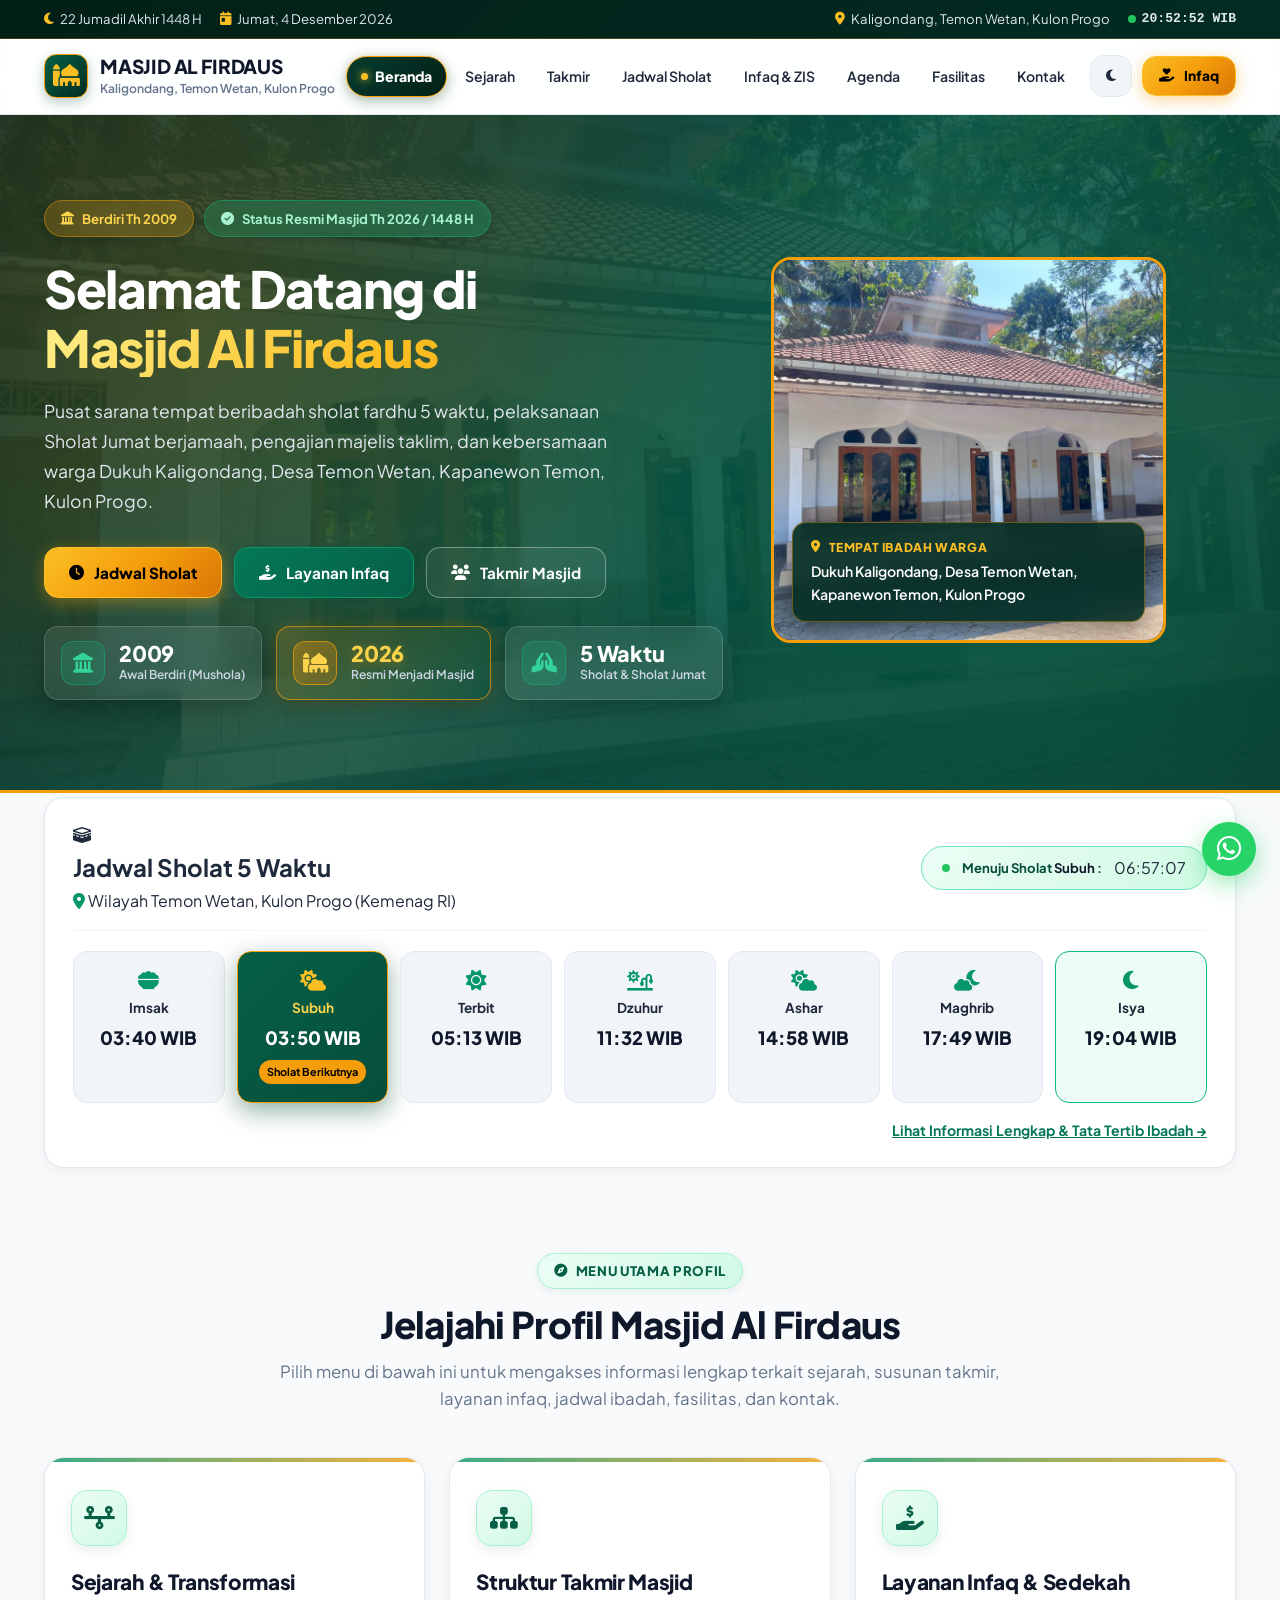
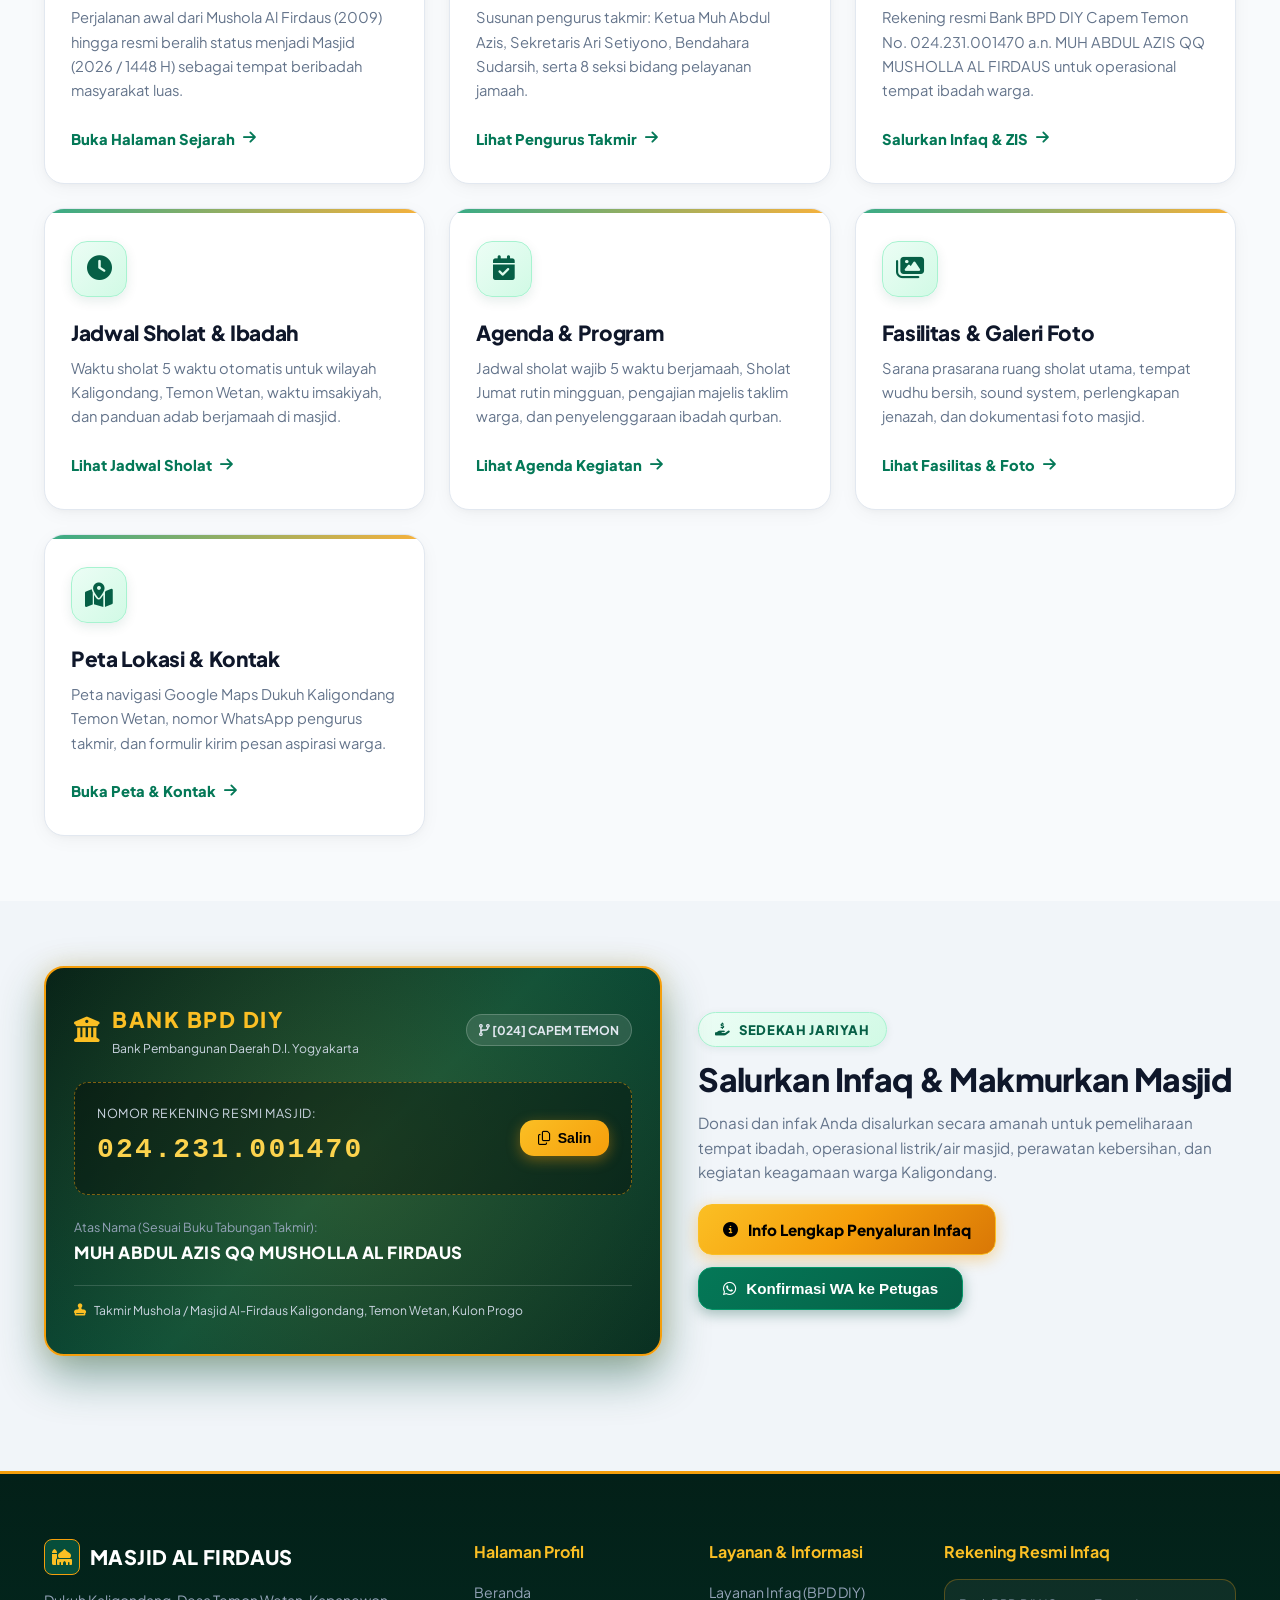
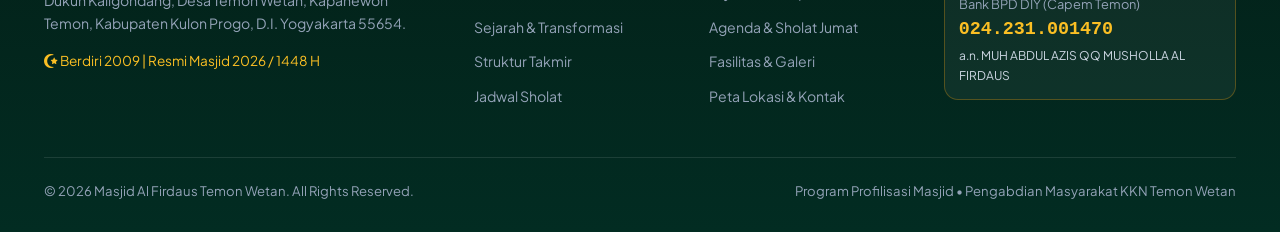
<file: index.html>
<!DOCTYPE html>
<html lang="id" data-theme="light">
<head>
  <meta charset="UTF-8">
  <meta name="viewport" content="width=device-width, initial-scale=1.0">
  <title>Masjid Al Firdaus | Beranda - Profil Resmi Kaligondang, Temon Wetan</title>
  <meta name="description" content="Website resmi Masjid Al Firdaus, Dukuh Kaligondang, Desa Temon Wetan, Kapanewon Temon, Kabupaten Kulon Progo. Pusat tempat beribadah sholat 5 waktu & Sholat Jumat masyarakat.">
  <meta name="keywords" content="Masjid Al Firdaus, Mushola Al Firdaus, Kaligondang, Temon Wetan, Temon, Kulon Progo, Tempat Ibadah, Jadwal Sholat Kulon Progo, Takmir Masjid">
  <meta name="author" content="Tim KKN UII & Takmir Masjid Al Firdaus">

  <!-- Open Graph -->
  <meta property="og:type" content="website">
  <meta property="og:title" content="Masjid Al Firdaus - Kaligondang, Temon Wetan, Kulon Progo">
  <meta property="og:description" content="Pusat tempat beribadah sholat berjamaah dan Sholat Jumat warga Kaligondang, Temon Wetan. Berdiri th 2009 dan resmi beralih status menjadi Masjid th 2026 / 1448 H.">
  <meta property="og:image" content="assets/images/hero-masjid.jpg">

  <!-- Favicon -->
  <link rel="icon" href="data:image/svg+xml,<svg xmlns=%22http://www.w3.org/2000/svg%22 viewBox=%220 0 100 100%22><text y=%22.9em%22 font-size=%2290%22>🕌</text></svg>">

  <!-- Google Fonts Preconnect -->
  <link rel="preconnect" href="https://fonts.googleapis.com">
  <link rel="preconnect" href="https://fonts.gstatic.com" crossorigin>
  <link href="https://fonts.googleapis.com/css2?family=Amiri:ital,wght@0,400;0,700;1,400&family=Plus+Jakarta+Sans:wght@300;400;500;600;700;800&display=swap" rel="stylesheet">

  <!-- Font Awesome 6 -->
  <link rel="stylesheet" href="https://cdnjs.cloudflare.com/ajax/libs/font-awesome/6.5.1/css/all.min.css" />

  <!-- Modular CSS -->
  <link rel="stylesheet" href="css/animations.css?v=2.2">
  <link rel="stylesheet" href="css/global.css?v=2.2">
  <link rel="stylesheet" href="css/home.css?v=2.2">
  <link rel="stylesheet" href="css/infaq.css?v=2.2">
</head>
<body>

  <!-- Top Bar -->
  <div class="top-bar">
    <div class="container top-bar-inner">
      <div class="top-bar-left">
        <div class="top-bar-item">
          <i class="fa-solid fa-moon"></i>
          <span id="header-hijri-date">4 Muharram 1448 H</span>
        </div>
        <div class="top-bar-item">
          <i class="fa-solid fa-calendar-day"></i>
          <span id="header-masehi-date">Memuat tanggal...</span>
        </div>
      </div>
      <div class="top-bar-right">
        <div class="top-bar-item">
          <i class="fa-solid fa-location-dot"></i>
          <span>Kaligondang, Temon Wetan, Kulon Progo</span>
        </div>
        <div class="top-bar-item">
          <span class="live-dot"></span>
          <span id="live-clock" style="font-family: monospace; font-weight: 700;">--:--:-- WIB</span>
        </div>
      </div>
    </div>
  </div>

  <!-- Header / Navigation Bar -->
  <header class="header">
    <div class="container header-inner">
      <a href="index.html" class="brand-logo">
        <div class="logo-emblem">
          <i class="fa-solid fa-mosque"></i>
        </div>
        <div class="brand-text">
          <span class="brand-title">MASJID AL FIRDAUS</span>
          <span class="brand-subtitle">Kaligondang, Temon Wetan, Kulon Progo</span>
        </div>
      </a>

      <nav class="nav-menu" id="nav-menu">
        <a href="index.html" class="nav-link active">Beranda</a>
        <a href="sejarah.html" class="nav-link">Sejarah</a>
        <a href="takmir.html" class="nav-link">Takmir</a>
        <a href="jadwal-sholat.html" class="nav-link">Jadwal Sholat</a>
        <a href="infaq.html" class="nav-link">Infaq & ZIS</a>
        <a href="agenda.html" class="nav-link">Agenda</a>
        <a href="fasilitas.html" class="nav-link">Fasilitas</a>
        <a href="kontak.html" class="nav-link">Kontak</a>
      </nav>

      <div class="nav-actions">
        <button class="btn-icon" id="theme-toggle" title="Ganti Mode Gelap/Terang" aria-label="Ganti Tema">
          <i class="fa-solid fa-moon"></i>
        </button>
        <a href="infaq.html" class="btn btn-gold btn-sm nav-btn-infaq" title="Layanan Infaq & Sedekah">
          <i class="fa-solid fa-hand-holding-heart"></i> Infaq
        </a>
        <button class="btn-icon mobile-toggle" id="mobile-toggle" aria-label="Buka Menu">
          <i class="fa-solid fa-bars"></i>
        </button>
      </div>
    </div>
  </header>

  <main>
    <!-- Hero Section -->
    <section class="hero">
      <div class="hero-bg-overlay"></div>
      <div class="hero-pattern"></div>
      <div class="container hero-content">
        <div class="hero-text-col">
          <div class="hero-badge-group">
            <span class="hero-badge highlight">
              <i class="fa-solid fa-landmark"></i> Berdiri Th 2009
            </span>
            <span class="hero-badge status">
              <i class="fa-solid fa-circle-check"></i> Status Resmi Masjid Th 2026 / 1448 H
            </span>
          </div>
          <h1 class="hero-title">
            Selamat Datang di <span>Masjid Al Firdaus</span>
          </h1>
          <p class="hero-desc">
            Pusat sarana tempat beribadah sholat fardhu 5 waktu, pelaksanaan Sholat Jumat berjamaah, pengajian majelis taklim, dan kebersamaan warga Dukuh Kaligondang, Desa Temon Wetan, Kapanewon Temon, Kulon Progo.
          </p>

          <div class="hero-actions">
            <a href="jadwal-sholat.html" class="btn btn-gold">
              <i class="fa-solid fa-clock"></i> Jadwal Sholat
            </a>
            <a href="infaq.html" class="btn btn-primary">
              <i class="fa-solid fa-hand-holding-dollar"></i> Layanan Infaq
            </a>
            <a href="takmir.html" class="btn btn-outline" style="border-color: rgba(255,255,255,0.35); color: #ffffff; background: rgba(255,255,255,0.06); backdrop-filter: blur(4px);">
              <i class="fa-solid fa-users"></i> Takmir Masjid
            </a>
          </div>

          <!-- 3 Glassmorphism Stat Cards Grid -->
          <div class="hero-stats-glass-grid">
            <div class="hero-stat-card">
              <div class="hero-stat-icon-wrap">
                <i class="fa-solid fa-landmark"></i>
              </div>
              <div class="hero-stat-info">
                <div class="hero-stat-number">2009</div>
                <div class="hero-stat-label">Awal Berdiri (Mushola)</div>
              </div>
            </div>

            <div class="hero-stat-card featured-gold">
              <div class="hero-stat-icon-wrap gold">
                <i class="fa-solid fa-mosque"></i>
              </div>
              <div class="hero-stat-info">
                <div class="hero-stat-number">2026</div>
                <div class="hero-stat-label">Resmi Menjadi Masjid</div>
              </div>
            </div>

            <div class="hero-stat-card">
              <div class="hero-stat-icon-wrap">
                <i class="fa-solid fa-hands-praying"></i>
              </div>
              <div class="hero-stat-info">
                <div class="hero-stat-number">5 Waktu</div>
                <div class="hero-stat-label">Sholat & Sholat Jumat</div>
              </div>
            </div>
          </div>
        </div>

        <div class="hero-image-card">
          <img src="assets/images/hero-masjid.jpg" alt="Masjid Al Firdaus Kaligondang Temon Wetan">
          <div class="hero-card-floating">
            <div class="floating-header">
              <i class="fa-solid fa-location-dot"></i> TEMPAT IBADAH WARGA
            </div>
            <div class="floating-text">
              Dukuh Kaligondang, Desa Temon Wetan, Kapanewon Temon, Kulon Progo
            </div>
          </div>
        </div>
      </div>
    </section>

    <!-- Real-Time Prayer Times Mini Widget -->
    <section class="prayer-section">
      <div class="container">
        <div class="prayer-container-card">
          <div class="prayer-header-bar">
            <div class="prayer-title-box">
              <div class="prayer-icon-badge">
                <i class="fa-solid fa-kaaba"></i>
              </div>
              <div>
                <h2 class="prayer-main-title">Jadwal Sholat 5 Waktu</h2>
                <span class="prayer-loc-tag">
                  <i class="fa-solid fa-location-dot" style="color: var(--primary-600);"></i> Wilayah Temon Wetan, Kulon Progo (Kemenag RI)
                </span>
              </div>
            </div>

            <div class="prayer-countdown-box">
              <span class="live-dot"></span>
              <span class="countdown-label">Menuju Sholat <strong id="next-prayer-name" style="color: var(--text-heading);">...</strong> :</span>
              <span class="countdown-val" id="prayer-countdown-val">--:--:--</span>
            </div>
          </div>

          <div class="prayer-grid">
            <div class="prayer-card" data-prayer="imsak">
              <i class="fa-solid fa-bowl-food"></i>
              <span class="prayer-name">Imsak</span>
              <span class="prayer-time" id="time-imsak">--:-- WIB</span>
              <span class="prayer-badge">Imsak</span>
            </div>
            <div class="prayer-card" data-prayer="fajr">
              <i class="fa-solid fa-cloud-sun"></i>
              <span class="prayer-name">Subuh</span>
              <span class="prayer-time" id="time-fajr">--:-- WIB</span>
              <span class="prayer-badge">Sholat Berikutnya</span>
            </div>
            <div class="prayer-card" data-prayer="sunrise">
              <i class="fa-solid fa-sun"></i>
              <span class="prayer-name">Terbit</span>
              <span class="prayer-time" id="time-sunrise">--:-- WIB</span>
              <span class="prayer-badge">Syuruq</span>
            </div>
            <div class="prayer-card" data-prayer="dhuhr">
              <i class="fa-solid fa-sun-plant-wilt"></i>
              <span class="prayer-name">Dzuhur</span>
              <span class="prayer-time" id="time-dhuhr">--:-- WIB</span>
              <span class="prayer-badge">Sholat Berikutnya</span>
            </div>
            <div class="prayer-card" data-prayer="asr">
              <i class="fa-solid fa-cloud-sun"></i>
              <span class="prayer-name">Ashar</span>
              <span class="prayer-time" id="time-asr">--:-- WIB</span>
              <span class="prayer-badge">Sholat Berikutnya</span>
            </div>
            <div class="prayer-card" data-prayer="maghrib">
              <i class="fa-solid fa-cloud-moon"></i>
              <span class="prayer-name">Maghrib</span>
              <span class="prayer-time" id="time-maghrib">--:-- WIB</span>
              <span class="prayer-badge">Sholat Berikutnya</span>
            </div>
            <div class="prayer-card" data-prayer="isha">
              <i class="fa-solid fa-moon"></i>
              <span class="prayer-name">Isya</span>
              <span class="prayer-time" id="time-isha">--:-- WIB</span>
              <span class="prayer-badge">Sholat Berikutnya</span>
            </div>
          </div>
          <div style="margin-top: 14px; text-align: right;">
            <a href="jadwal-sholat.html" style="font-size: 0.88rem; font-weight: 700; color: var(--primary-700); text-decoration: underline;">
              Lihat Informasi Lengkap & Tata Tertib Ibadah &rarr;
            </a>
          </div>
        </div>
      </div>
    </section>

    <!-- Jelajahi Halaman Masjid (Navigation Cards) -->
    <section class="section">
      <div class="container">
        <div class="section-header">
          <span class="section-badge"><i class="fa-solid fa-compass"></i> Menu Utama Profil</span>
          <h2 class="section-title">Jelajahi Profil Masjid Al Firdaus</h2>
          <p class="section-subtitle">
            Pilih menu di bawah ini untuk mengakses informasi lengkap terkait sejarah, susunan takmir, layanan infaq, jadwal ibadah, fasilitas, dan kontak.
          </p>
        </div>

        <div class="page-links-grid">
          <!-- Card 1: Sejarah -->
          <a href="sejarah.html" class="page-nav-card">
            <div class="page-nav-card-icon">
              <i class="fa-solid fa-timeline"></i>
            </div>
            <h3 class="page-nav-card-title">Sejarah & Transformasi</h3>
            <p class="page-nav-card-desc">
              Perjalanan awal dari Mushola Al Firdaus (2009) hingga resmi beralih status menjadi Masjid (2026 / 1448 H) sebagai tempat beribadah masyarakat luas.
            </p>
            <span class="page-nav-card-arrow">Buka Halaman Sejarah <i class="fa-solid fa-arrow-right"></i></span>
          </a>

          <!-- Card 2: Struktur Takmir -->
          <a href="takmir.html" class="page-nav-card">
            <div class="page-nav-card-icon">
              <i class="fa-solid fa-sitemap"></i>
            </div>
            <h3 class="page-nav-card-title">Struktur Takmir Masjid</h3>
            <p class="page-nav-card-desc">
              Susunan pengurus takmir: Ketua Muh Abdul Azis, Sekretaris Ari Setiyono, Bendahara Sudarsih, serta 8 seksi bidang pelayanan jamaah.
            </p>
            <span class="page-nav-card-arrow">Lihat Pengurus Takmir <i class="fa-solid fa-arrow-right"></i></span>
          </a>

          <!-- Card 3: Infaq & Sedekah -->
          <a href="infaq.html" class="page-nav-card">
            <div class="page-nav-card-icon">
              <i class="fa-solid fa-hand-holding-dollar"></i>
            </div>
            <h3 class="page-nav-card-title">Layanan Infaq & Sedekah</h3>
            <p class="page-nav-card-desc">
              Rekening resmi Bank BPD DIY Capem Temon No. 024.231.001470 a.n. MUH ABDUL AZIS QQ MUSHOLLA AL FIRDAUS untuk operasional tempat ibadah warga.
            </p>
            <span class="page-nav-card-arrow">Salurkan Infaq & ZIS <i class="fa-solid fa-arrow-right"></i></span>
          </a>

          <!-- Card 4: Jadwal Sholat -->
          <a href="jadwal-sholat.html" class="page-nav-card">
            <div class="page-nav-card-icon">
              <i class="fa-solid fa-clock"></i>
            </div>
            <h3 class="page-nav-card-title">Jadwal Sholat & Ibadah</h3>
            <p class="page-nav-card-desc">
              Waktu sholat 5 waktu otomatis untuk wilayah Kaligondang, Temon Wetan, waktu imsakiyah, dan panduan adab berjamaah di masjid.
            </p>
            <span class="page-nav-card-arrow">Lihat Jadwal Sholat <i class="fa-solid fa-arrow-right"></i></span>
          </a>

          <!-- Card 5: Agenda Kegiatan -->
          <a href="agenda.html" class="page-nav-card">
            <div class="page-nav-card-icon">
              <i class="fa-solid fa-calendar-check"></i>
            </div>
            <h3 class="page-nav-card-title">Agenda & Program</h3>
            <p class="page-nav-card-desc">
              Jadwal sholat wajib 5 waktu berjamaah, Sholat Jumat rutin mingguan, pengajian majelis taklim warga, dan penyelenggaraan ibadah qurban.
            </p>
            <span class="page-nav-card-arrow">Lihat Agenda Kegiatan <i class="fa-solid fa-arrow-right"></i></span>
          </a>

          <!-- Card 6: Fasilitas & Galeri -->
          <a href="fasilitas.html" class="page-nav-card">
            <div class="page-nav-card-icon">
              <i class="fa-solid fa-images"></i>
            </div>
            <h3 class="page-nav-card-title">Fasilitas & Galeri Foto</h3>
            <p class="page-nav-card-desc">
              Sarana prasarana ruang sholat utama, tempat wudhu bersih, sound system, perlengkapan jenazah, dan dokumentasi foto masjid.
            </p>
            <span class="page-nav-card-arrow">Lihat Fasilitas & Foto <i class="fa-solid fa-arrow-right"></i></span>
          </a>

          <!-- Card 7: Peta & Kontak -->
          <a href="kontak.html" class="page-nav-card">
            <div class="page-nav-card-icon">
              <i class="fa-solid fa-map-location-dot"></i>
            </div>
            <h3 class="page-nav-card-title">Peta Lokasi & Kontak</h3>
            <p class="page-nav-card-desc">
              Peta navigasi Google Maps Dukuh Kaligondang Temon Wetan, nomor WhatsApp pengurus takmir, dan formulir kirim pesan aspirasi warga.
            </p>
            <span class="page-nav-card-arrow">Buka Peta & Kontak <i class="fa-solid fa-arrow-right"></i></span>
          </a>
        </div>
      </div>
    </section>

    <!-- Highlight Bank Infaq & Sekilas Profil -->
    <section class="section section-alt">
      <div class="container">
        <div class="infaq-container">
          <div class="bank-passbook-card">
            <div class="bank-card-top">
              <div class="bank-brand">
                <i class="fa-solid fa-building-columns" style="font-size: 1.6rem; color: var(--gold-400);"></i>
                <div>
                  <div class="bank-logo-text">BANK BPD DIY</div>
                  <div style="font-size: 0.76rem; color: #cbd5e1;">Bank Pembangunan Daerah D.I. Yogyakarta</div>
                </div>
              </div>
              <span class="bank-branch-badge">
                <i class="fa-solid fa-code-branch"></i> [024] CAPEM TEMON
              </span>
            </div>

            <div class="account-number-box">
              <div>
                <div class="account-num-label">Nomor Rekening Resmi Masjid:</div>
                <div class="account-number" id="val-rekening-bpd">024.231.001470</div>
              </div>
              <button class="btn-copy" id="btn-copy-rekening" title="Salin No. Rekening">
                <i class="fa-regular fa-copy"></i> Salin
              </button>
            </div>

            <div class="account-holder-info">
              <span class="holder-label">Atas Nama (Sesuai Buku Tabungan Takmir):</span>
              <span class="holder-name">MUH ABDUL AZIS QQ MUSHOLLA AL FIRDAUS</span>
            </div>

            <div class="bank-stamp-indicator">
              <i class="fa-solid fa-stamp" style="color: var(--gold-400);"></i>
              <span>Takmir Mushola / Masjid Al-Firdaus Kaligondang, Temon Wetan, Kulon Progo</span>
            </div>
          </div>

          <div>
            <span class="section-badge"><i class="fa-solid fa-hand-holding-dollar"></i> Sedekah Jariyah</span>
            <h2 class="section-title" style="text-align: left; font-size: 2rem;">Salurkan Infaq & Makmurkan Masjid</h2>
            <p style="font-size: 0.95rem; color: var(--text-muted); line-height: 1.6; margin-bottom: 20px;">
              Donasi dan infak Anda disalurkan secara amanah untuk pemeliharaan tempat ibadah, operasional listrik/air masjid, perawatan kebersihan, dan kegiatan keagamaan warga Kaligondang.
            </p>
            <div style="display: flex; gap: 12px; flex-wrap: wrap;">
              <a href="infaq.html" class="btn btn-gold">
                <i class="fa-solid fa-info-circle"></i> Info Lengkap Penyaluran Infaq
              </a>
              <button class="btn btn-primary" onclick="konfirmasiInfaqWA(1)">
                <i class="fa-brands fa-whatsapp"></i> Konfirmasi WA ke Petugas
              </button>
            </div>
          </div>
        </div>
      </div>
    </section>
  </main>

  <!-- Footer -->
  <footer class="footer">
    <div class="container">
      <div class="footer-grid">
        <div>
          <div style="display: flex; align-items: center; gap: 10px; margin-bottom: 14px;">
            <div style="width: 36px; height: 36px; border-radius: 8px; background: var(--primary-900); border: 1px solid var(--gold-500); display: flex; align-items: center; justify-content: center; color: var(--gold-400);">
              <i class="fa-solid fa-mosque"></i>
            </div>
            <span class="footer-brand-title">MASJID AL FIRDAUS</span>
          </div>
          <p class="footer-desc">
            Dukuh Kaligondang, Desa Temon Wetan, Kapanewon Temon, Kabupaten Kulon Progo, D.I. Yogyakarta 55654.
          </p>
          <div style="font-size: 0.85rem; color: var(--gold-400);">
            <i class="fa-solid fa-star-and-crescent"></i> Berdiri 2009 | Resmi Masjid 2026 / 1448 H
          </div>
        </div>

        <div>
          <h4 class="footer-col-title">Halaman Profil</h4>
          <ul class="footer-links">
            <li><a href="index.html">Beranda</a></li>
            <li><a href="sejarah.html">Sejarah & Transformasi</a></li>
            <li><a href="takmir.html">Struktur Takmir</a></li>
            <li><a href="jadwal-sholat.html">Jadwal Sholat</a></li>
          </ul>
        </div>

        <div>
          <h4 class="footer-col-title">Layanan & Informasi</h4>
          <ul class="footer-links">
            <li><a href="infaq.html">Layanan Infaq (BPD DIY)</a></li>
            <li><a href="agenda.html">Agenda & Sholat Jumat</a></li>
            <li><a href="fasilitas.html">Fasilitas & Galeri</a></li>
            <li><a href="kontak.html">Peta Lokasi & Kontak</a></li>
          </ul>
        </div>

        <div>
          <h4 class="footer-col-title">Rekening Resmi Infaq</h4>
          <div style="background: rgba(255,255,255,0.05); padding: 14px; border-radius: var(--radius-md); border: 1px solid rgba(245,158,11,0.3); margin-bottom: 12px;">
            <div style="font-size: 0.8rem; color: #94a3b8;">Bank BPD DIY (Capem Temon)</div>
            <div style="font-family: monospace; font-size: 1.15rem; font-weight: 800; color: var(--gold-400);">024.231.001470</div>
            <div style="font-size: 0.75rem; color: #cbd5e1;">a.n. MUH ABDUL AZIS QQ MUSHOLLA AL FIRDAUS</div>
          </div>
        </div>
      </div>

      <div class="footer-bottom">
        <div>&copy; 2026 Masjid Al Firdaus Temon Wetan. All Rights Reserved.</div>
        <div>Program Profilisasi Masjid &bull; Pengabdian Masyarakat KKN Temon Wetan</div>
      </div>
    </div>
  </footer>

  <a href="https://wa.me/6281229423441?text=Assalamu%27alaikum%20Pengurus%20Masjid%20Al%20Firdaus%20Temon%20Wetan" target="_blank" rel="noopener noreferrer" class="floating-wa-btn" title="Hubungi Takmir via WhatsApp">
    <i class="fa-brands fa-whatsapp"></i>
  </a>

  <!-- Modular Scripts -->
  <script src="js/data-takmir.js?v=2.2"></script>
  <script src="js/prayer-times.js?v=2.2"></script>
  <script src="js/global.js?v=2.2"></script>
  <script src="js/infaq.js?v=2.2"></script>
</body>
</html>
</file>
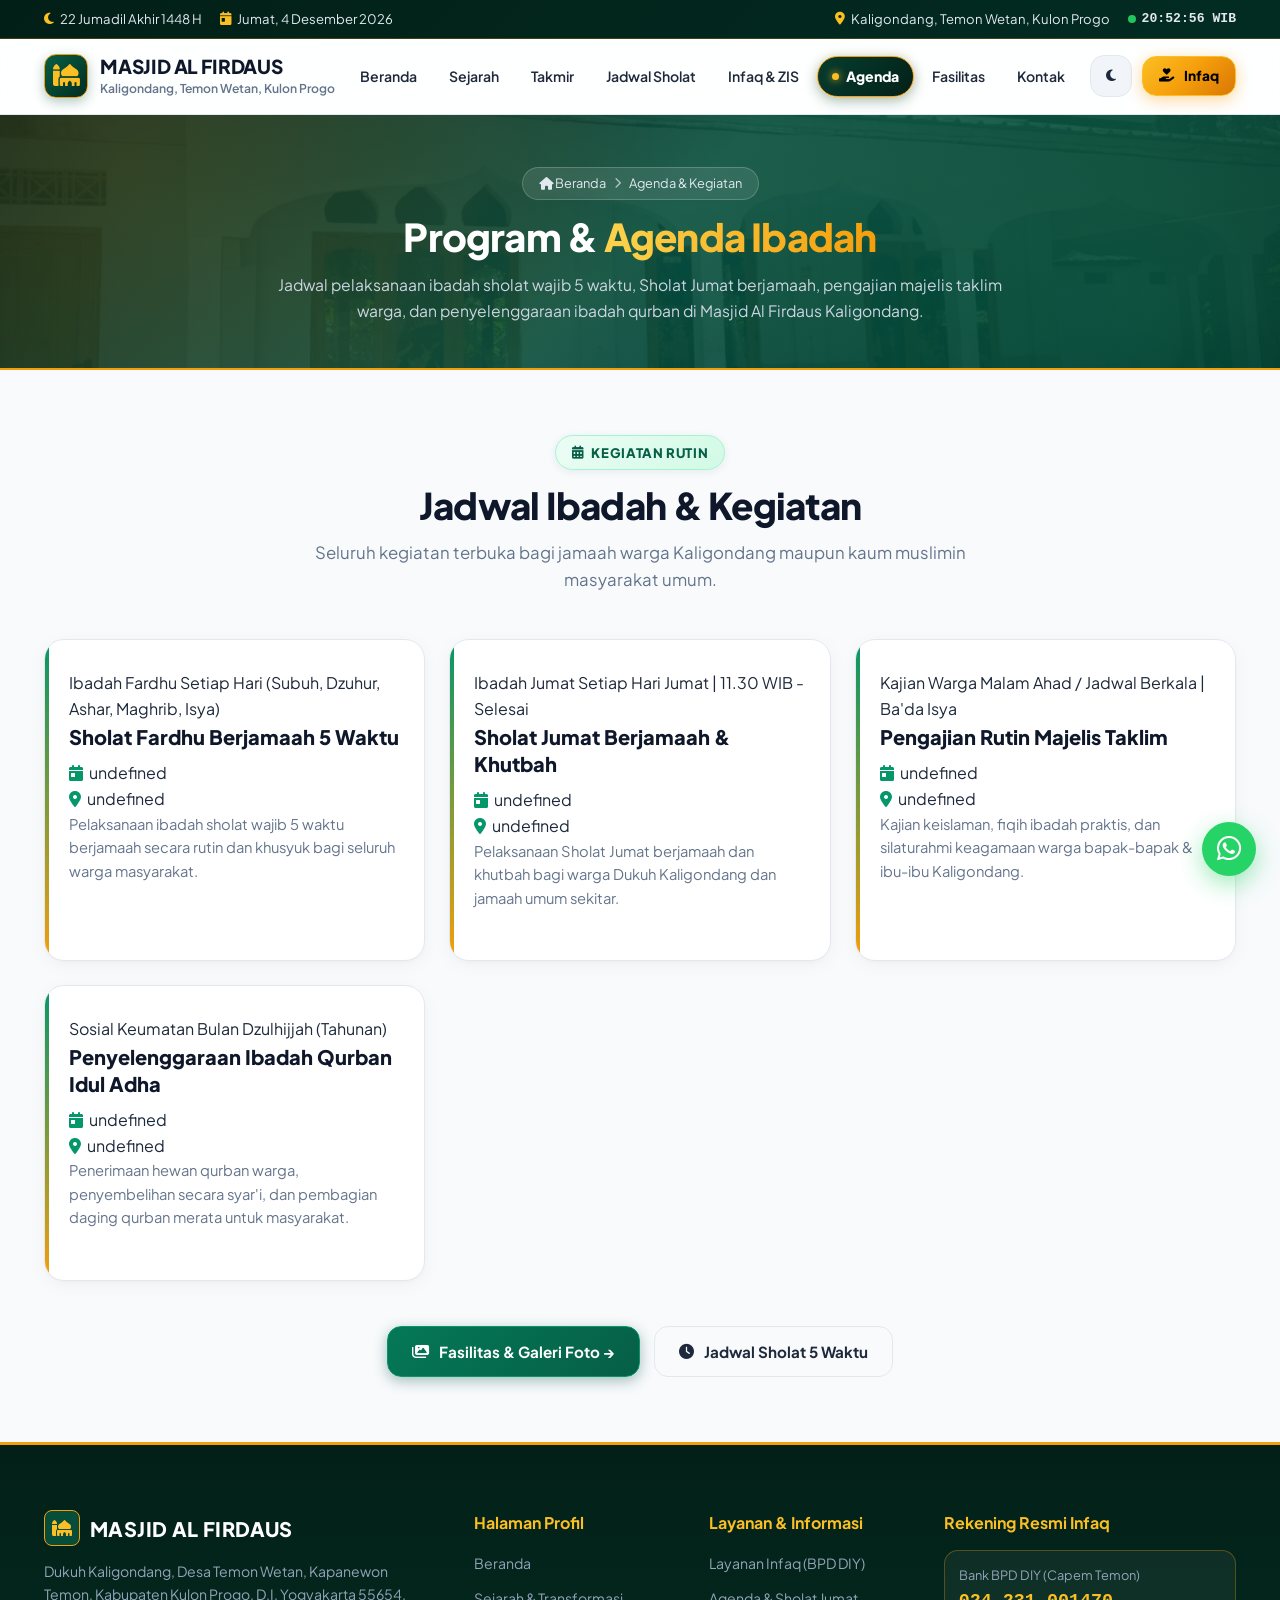
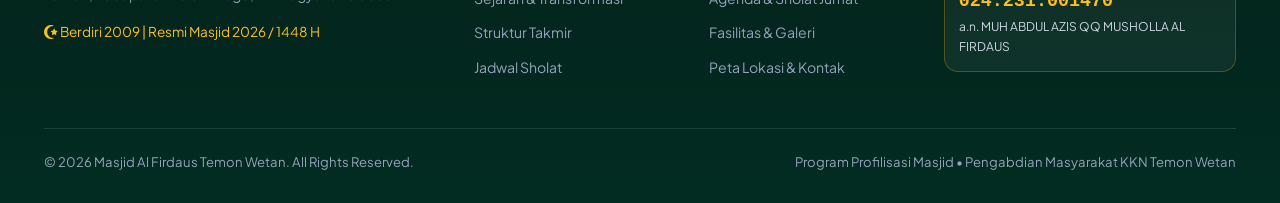
<file: agenda.html>
<!DOCTYPE html>
<html lang="id" data-theme="light">
<head>
  <meta charset="UTF-8">
  <meta name="viewport" content="width=device-width, initial-scale=1.0">
  <title>Agenda & Program Kegiatan | Masjid Al Firdaus Temon Wetan</title>
  <meta name="description" content="Agenda ibadah rutin, jadwal Sholat Jumat, bimbingan mengaji anak-anak warga, pengajian majelis taklim, dan kegiatan pemuda masjid di Masjid Al Firdaus Kaligondang.">

  <!-- Favicon -->
  <link rel="icon" href="data:image/svg+xml,<svg xmlns=%22http://www.w3.org/2000/svg%22 viewBox=%220 0 100 100%22><text y=%22.9em%22 font-size=%2290%22>🕌</text></svg>">

  <!-- Google Fonts Preconnect -->
  <link rel="preconnect" href="https://fonts.googleapis.com">
  <link rel="preconnect" href="https://fonts.gstatic.com" crossorigin>
  <link href="https://fonts.googleapis.com/css2?family=Amiri:ital,wght@0,400;0,700;1,400&family=Plus+Jakarta+Sans:wght@300;400;500;600;700;800&display=swap" rel="stylesheet">

  <!-- Font Awesome 6 -->
  <link rel="stylesheet" href="https://cdnjs.cloudflare.com/ajax/libs/font-awesome/6.5.1/css/all.min.css" />

  <!-- Modular CSS -->
  <link rel="stylesheet" href="css/animations.css?v=2.2">
  <link rel="stylesheet" href="css/global.css?v=2.2">
  <link rel="stylesheet" href="css/agenda.css?v=2.2">
</head>
<body>

  <!-- Top Bar -->
  <div class="top-bar">
    <div class="container top-bar-inner">
      <div class="top-bar-left">
        <div class="top-bar-item">
          <i class="fa-solid fa-moon"></i>
          <span id="header-hijri-date">4 Muharram 1448 H</span>
        </div>
        <div class="top-bar-item">
          <i class="fa-solid fa-calendar-day"></i>
          <span id="header-masehi-date">Memuat tanggal...</span>
        </div>
      </div>
      <div class="top-bar-right">
        <div class="top-bar-item">
          <i class="fa-solid fa-location-dot"></i>
          <span>Kaligondang, Temon Wetan, Kulon Progo</span>
        </div>
        <div class="top-bar-item">
          <span class="live-dot"></span>
          <span id="live-clock" style="font-family: monospace; font-weight: 700;">--:--:-- WIB</span>
        </div>
      </div>
    </div>
  </div>

  <!-- Header -->
  <header class="header">
    <div class="container header-inner">
      <a href="index.html" class="brand-logo">
        <div class="logo-emblem">
          <i class="fa-solid fa-mosque"></i>
        </div>
        <div class="brand-text">
          <span class="brand-title">MASJID AL FIRDAUS</span>
          <span class="brand-subtitle">Kaligondang, Temon Wetan, Kulon Progo</span>
        </div>
      </a>

      <nav class="nav-menu" id="nav-menu">
        <a href="index.html" class="nav-link">Beranda</a>
        <a href="sejarah.html" class="nav-link">Sejarah</a>
        <a href="takmir.html" class="nav-link">Takmir</a>
        <a href="jadwal-sholat.html" class="nav-link">Jadwal Sholat</a>
        <a href="infaq.html" class="nav-link">Infaq & ZIS</a>
        <a href="agenda.html" class="nav-link active">Agenda</a>
        <a href="fasilitas.html" class="nav-link">Fasilitas</a>
        <a href="kontak.html" class="nav-link">Kontak</a>
      </nav>

      <div class="nav-actions">
        <button class="btn-icon" id="theme-toggle" title="Ganti Mode Gelap/Terang" aria-label="Ganti Tema">
          <i class="fa-solid fa-moon"></i>
        </button>
        <a href="infaq.html" class="btn btn-gold btn-sm nav-btn-infaq">
          <i class="fa-solid fa-hand-holding-heart"></i> Infaq
        </a>
        <button class="btn-icon mobile-toggle" id="mobile-toggle" aria-label="Buka Menu">
          <i class="fa-solid fa-bars"></i>
        </button>
      </div>
    </div>
  </header>

  <main>
    <!-- Page Header Banner -->
    <section class="page-header-banner">
      <div class="container page-header-content">
        <div class="breadcrumb">
          <a href="index.html"><i class="fa-solid fa-house"></i> Beranda</a>
          <i class="fa-solid fa-chevron-right" style="font-size: 0.7rem; opacity: 0.7;"></i>
          <span>Agenda & Kegiatan</span>
        </div>
        <h1 class="page-banner-title">
          Program & <span>Agenda Ibadah</span>
        </h1>
        <p class="page-banner-desc">
          Jadwal pelaksanaan ibadah sholat wajib 5 waktu, Sholat Jumat berjamaah, pengajian majelis taklim warga, dan penyelenggaraan ibadah qurban di Masjid Al Firdaus Kaligondang.
        </p>
      </div>
    </section>

    <!-- Agenda Content Section -->
    <section class="section">
      <div class="container">
        <div class="section-header">
          <span class="section-badge"><i class="fa-solid fa-calendar-days"></i> Kegiatan Rutin</span>
          <h2 class="section-title">Jadwal Ibadah & Kegiatan</h2>
          <p class="section-subtitle">
            Seluruh kegiatan terbuka bagi jamaah warga Kaligondang maupun kaum muslimin masyarakat umum.
          </p>
        </div>

        <div class="agenda-grid" id="agenda-grid-container">
          <!-- Rendered dynamically by js/app.js -->
        </div>

        <!-- Next Navigation Actions -->
        <div style="margin-top: 45px; text-align: center; display: flex; justify-content: center; gap: 14px; flex-wrap: wrap;">
          <a href="fasilitas.html" class="btn btn-primary">
            <i class="fa-solid fa-images"></i> Fasilitas & Galeri Foto &rarr;
          </a>
          <a href="jadwal-sholat.html" class="btn btn-outline">
            <i class="fa-solid fa-clock"></i> Jadwal Sholat 5 Waktu
          </a>
        </div>
      </div>
    </section>
  </main>

  <!-- Footer -->
  <footer class="footer">
    <div class="container">
      <div class="footer-grid">
        <div>
          <div style="display: flex; align-items: center; gap: 10px; margin-bottom: 14px;">
            <div style="width: 36px; height: 36px; border-radius: 8px; background: var(--primary-900); border: 1px solid var(--gold-500); display: flex; align-items: center; justify-content: center; color: var(--gold-400);">
              <i class="fa-solid fa-mosque"></i>
            </div>
            <span class="footer-brand-title">MASJID AL FIRDAUS</span>
          </div>
          <p class="footer-desc">
            Dukuh Kaligondang, Desa Temon Wetan, Kapanewon Temon, Kabupaten Kulon Progo, D.I. Yogyakarta 55654.
          </p>
          <div style="font-size: 0.85rem; color: var(--gold-400);">
            <i class="fa-solid fa-star-and-crescent"></i> Berdiri 2009 | Resmi Masjid 2026 / 1448 H
          </div>
        </div>

        <div>
          <h4 class="footer-col-title">Halaman Profil</h4>
          <ul class="footer-links">
            <li><a href="index.html">Beranda</a></li>
            <li><a href="sejarah.html">Sejarah & Transformasi</a></li>
            <li><a href="takmir.html">Struktur Takmir</a></li>
            <li><a href="jadwal-sholat.html">Jadwal Sholat</a></li>
          </ul>
        </div>

        <div>
          <h4 class="footer-col-title">Layanan & Informasi</h4>
          <ul class="footer-links">
            <li><a href="infaq.html">Layanan Infaq (BPD DIY)</a></li>
            <li><a href="agenda.html">Agenda & Sholat Jumat</a></li>
            <li><a href="fasilitas.html">Fasilitas & Galeri</a></li>
            <li><a href="kontak.html">Peta Lokasi & Kontak</a></li>
          </ul>
        </div>

        <div>
          <h4 class="footer-col-title">Rekening Resmi Infaq</h4>
          <div style="background: rgba(255,255,255,0.05); padding: 14px; border-radius: var(--radius-md); border: 1px solid rgba(245,158,11,0.3); margin-bottom: 12px;">
            <div style="font-size: 0.8rem; color: #94a3b8;">Bank BPD DIY (Capem Temon)</div>
            <div style="font-family: monospace; font-size: 1.15rem; font-weight: 800; color: var(--gold-400);">024.231.001470</div>
            <div style="font-size: 0.75rem; color: #cbd5e1;">a.n. MUH ABDUL AZIS QQ MUSHOLLA AL FIRDAUS</div>
          </div>
        </div>
      </div>

      <div class="footer-bottom">
        <div>&copy; 2026 Masjid Al Firdaus Temon Wetan. All Rights Reserved.</div>
        <div>Program Profilisasi Masjid &bull; Pengabdian Masyarakat KKN Temon Wetan</div>
      </div>
    </div>
  </footer>

  <a href="https://wa.me/6281229423441?text=Assalamu%27alaikum%20Pengurus%20Masjid%20Al%20Firdaus%20Temon%20Wetan" target="_blank" rel="noopener noreferrer" class="floating-wa-btn" title="Hubungi Takmir via WhatsApp">
    <i class="fa-brands fa-whatsapp"></i>
  </a>

  <!-- Modular Scripts -->
  <script src="js/data-takmir.js?v=2.2"></script>
  <script src="js/prayer-times.js?v=2.2"></script>
  <script src="js/global.js?v=2.2"></script>
  <script src="js/agenda.js?v=2.2"></script>
</body>
</html>
</file>
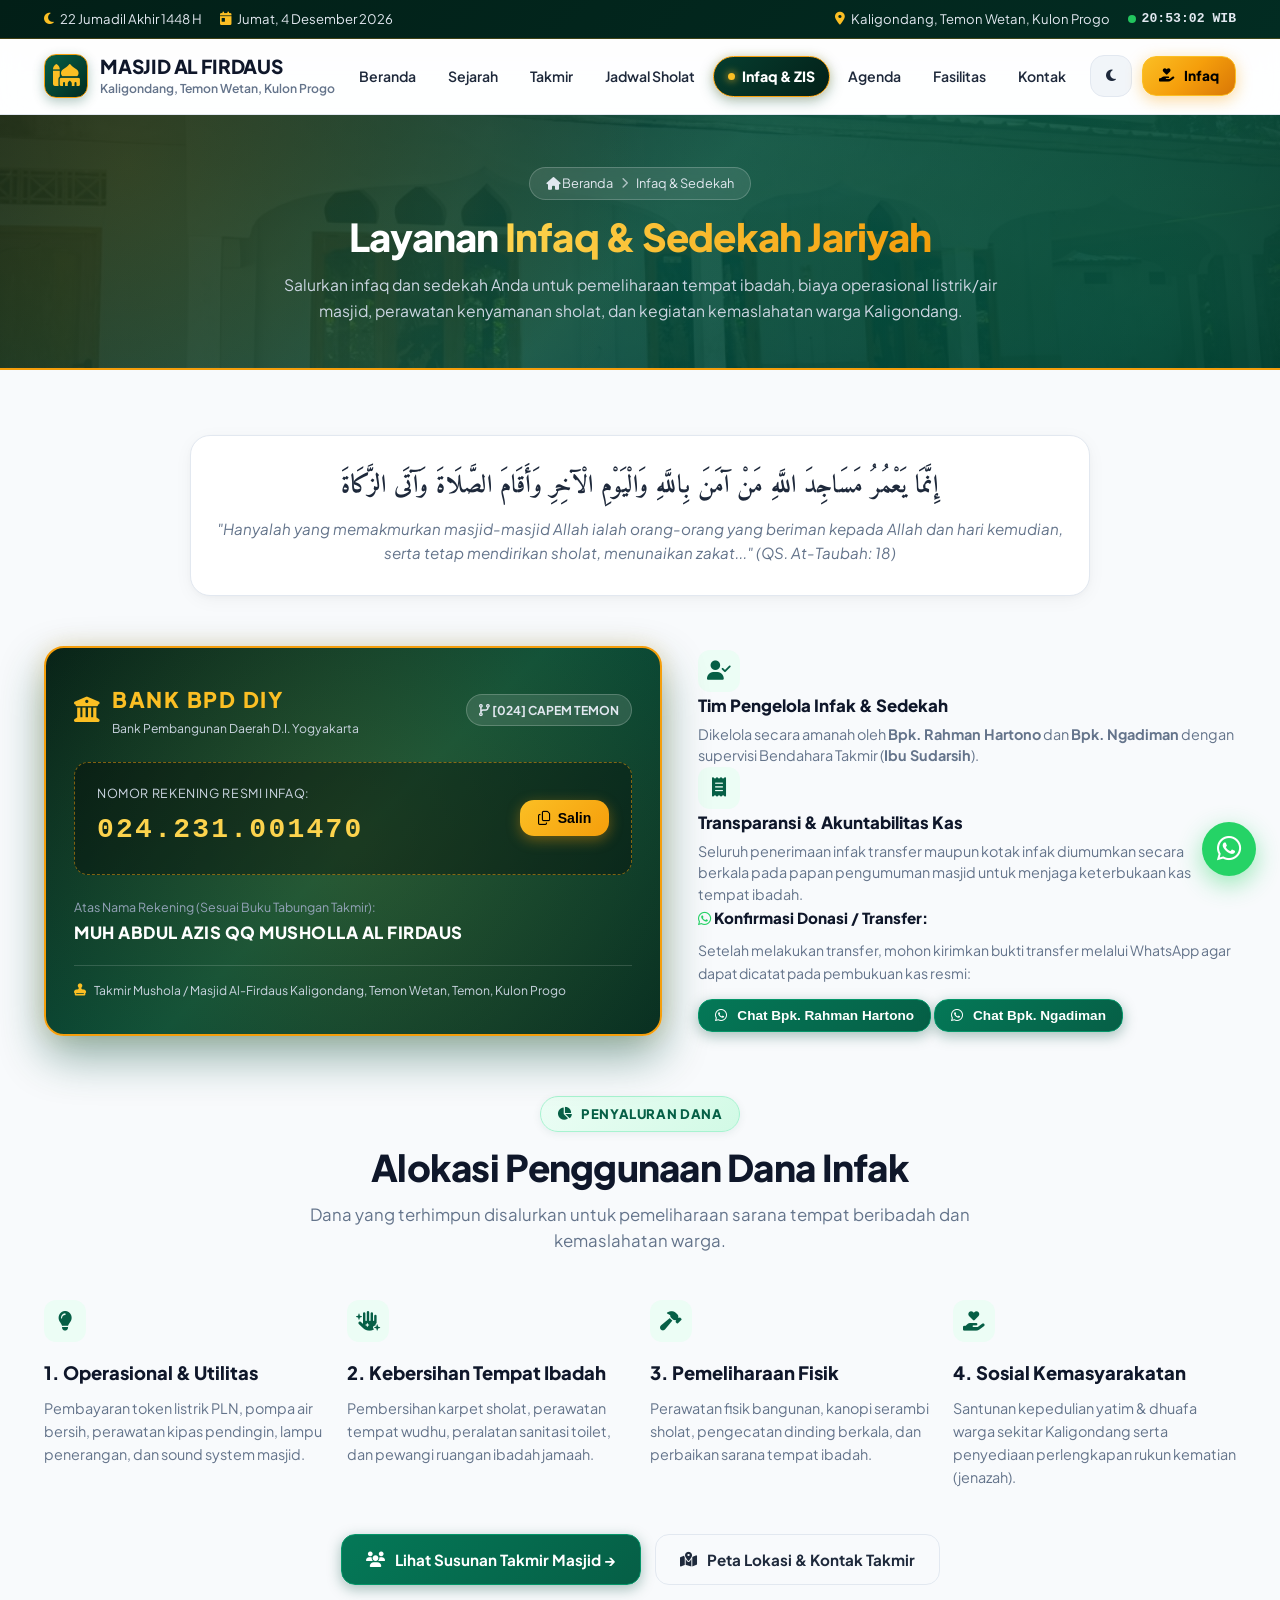
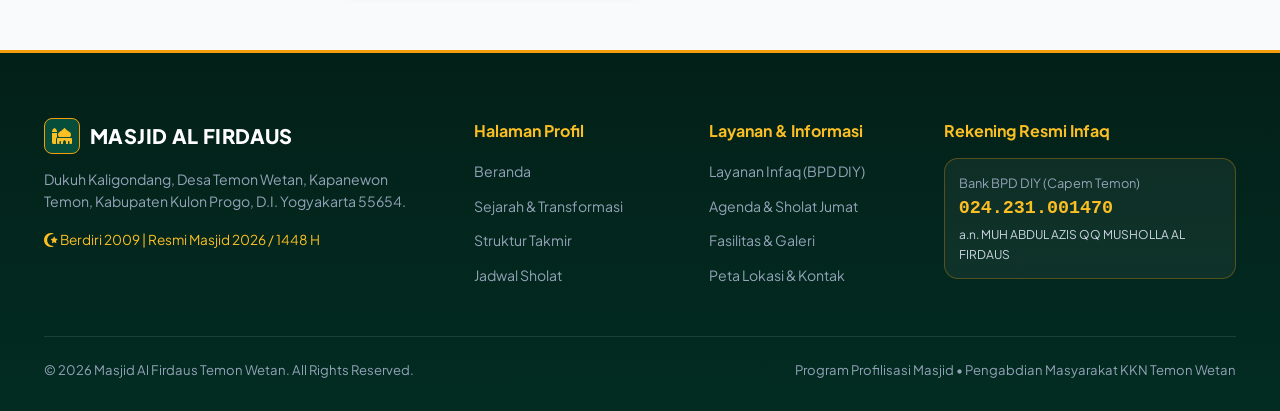
<file: infaq.html>
<!DOCTYPE html>
<html lang="id" data-theme="light">
<head>
  <meta charset="UTF-8">
  <meta name="viewport" content="width=device-width, initial-scale=1.0">
  <title>Layanan Infaq & Sedekah | Bank BPD DIY - Masjid Al Firdaus</title>
  <meta name="description" content="Salurkan infaq, sedekah, dan jariyah untuk operasional dan pemeliharaan tempat ibadah Masjid Al Firdaus Temon Wetan via rekening resmi Bank BPD DIY No. 024.231.001470.">

  <!-- Favicon -->
  <link rel="icon" href="data:image/svg+xml,<svg xmlns=%22http://www.w3.org/2000/svg%22 viewBox=%220 0 100 100%22><text y=%22.9em%22 font-size=%2290%22>🕌</text></svg>">

  <!-- Google Fonts Preconnect -->
  <link rel="preconnect" href="https://fonts.googleapis.com">
  <link rel="preconnect" href="https://fonts.gstatic.com" crossorigin>
  <link href="https://fonts.googleapis.com/css2?family=Amiri:ital,wght@0,400;0,700;1,400&family=Plus+Jakarta+Sans:wght@300;400;500;600;700;800&display=swap" rel="stylesheet">

  <!-- Font Awesome 6 -->
  <link rel="stylesheet" href="https://cdnjs.cloudflare.com/ajax/libs/font-awesome/6.5.1/css/all.min.css" />

  <!-- Modular CSS -->
  <link rel="stylesheet" href="css/animations.css?v=2.2">
  <link rel="stylesheet" href="css/global.css?v=2.2">
  <link rel="stylesheet" href="css/infaq.css?v=2.2">
</head>
<body>

  <!-- Top Bar -->
  <div class="top-bar">
    <div class="container top-bar-inner">
      <div class="top-bar-left">
        <div class="top-bar-item">
          <i class="fa-solid fa-moon"></i>
          <span id="header-hijri-date">4 Muharram 1448 H</span>
        </div>
        <div class="top-bar-item">
          <i class="fa-solid fa-calendar-day"></i>
          <span id="header-masehi-date">Memuat tanggal...</span>
        </div>
      </div>
      <div class="top-bar-right">
        <div class="top-bar-item">
          <i class="fa-solid fa-location-dot"></i>
          <span>Kaligondang, Temon Wetan, Kulon Progo</span>
        </div>
        <div class="top-bar-item">
          <span class="live-dot"></span>
          <span id="live-clock" style="font-family: monospace; font-weight: 700;">--:--:-- WIB</span>
        </div>
      </div>
    </div>
  </div>

  <!-- Header -->
  <header class="header">
    <div class="container header-inner">
      <a href="index.html" class="brand-logo">
        <div class="logo-emblem">
          <i class="fa-solid fa-mosque"></i>
        </div>
        <div class="brand-text">
          <span class="brand-title">MASJID AL FIRDAUS</span>
          <span class="brand-subtitle">Kaligondang, Temon Wetan, Kulon Progo</span>
        </div>
      </a>

      <nav class="nav-menu" id="nav-menu">
        <a href="index.html" class="nav-link">Beranda</a>
        <a href="sejarah.html" class="nav-link">Sejarah</a>
        <a href="takmir.html" class="nav-link">Takmir</a>
        <a href="jadwal-sholat.html" class="nav-link">Jadwal Sholat</a>
        <a href="infaq.html" class="nav-link active">Infaq & ZIS</a>
        <a href="agenda.html" class="nav-link">Agenda</a>
        <a href="fasilitas.html" class="nav-link">Fasilitas</a>
        <a href="kontak.html" class="nav-link">Kontak</a>
      </nav>

      <div class="nav-actions">
        <button class="btn-icon" id="theme-toggle" title="Ganti Mode Gelap/Terang" aria-label="Ganti Tema">
          <i class="fa-solid fa-moon"></i>
        </button>
        <a href="infaq.html" class="btn btn-gold btn-sm nav-btn-infaq">
          <i class="fa-solid fa-hand-holding-heart"></i> Infaq
        </a>
        <button class="btn-icon mobile-toggle" id="mobile-toggle" aria-label="Buka Menu">
          <i class="fa-solid fa-bars"></i>
        </button>
      </div>
    </div>
  </header>

  <main>
    <!-- Page Header Banner -->
    <section class="page-header-banner">
      <div class="container page-header-content">
        <div class="breadcrumb">
          <a href="index.html"><i class="fa-solid fa-house"></i> Beranda</a>
          <i class="fa-solid fa-chevron-right" style="font-size: 0.7rem; opacity: 0.7;"></i>
          <span>Infaq & Sedekah</span>
        </div>
        <h1 class="page-banner-title">
          Layanan <span>Infaq & Sedekah Jariyah</span>
        </h1>
        <p class="page-banner-desc">
          Salurkan infaq dan sedekah Anda untuk pemeliharaan tempat ibadah, biaya operasional listrik/air masjid, perawatan kenyamanan sholat, dan kegiatan kemaslahatan warga Kaligondang.
        </p>
      </div>
    </section>

    <!-- Main Infaq Content -->
    <section class="section">
      <div class="container">
        <!-- Dalil Ayat Al-Qur'an -->
        <div class="task-breakdown-box" style="margin-top: 0; text-align: center; max-width: 900px; margin-left: auto; margin-right: auto; margin-bottom: 50px;">
          <span class="arabic-text" style="font-size: 1.55rem; display: block; margin-bottom: 10px;">
            إِنَّمَا يَعْمُرُ مَسَاجِدَ اللَّهِ مَنْ آمَنَ بِاللَّهِ وَالْيَوْمِ الْآخِرِ وَأَقَامَ الصَّلَاةَ وَآتَى الزَّكَاةَ
          </span>
          <p style="font-size: 0.95rem; color: var(--text-muted); font-style: italic; line-height: 1.6;">
            "Hanyalah yang memakmurkan masjid-masjid Allah ialah orang-orang yang beriman kepada Allah dan hari kemudian, serta tetap mendirikan sholat, menunaikan zakat..." (QS. At-Taubah: 18)
          </p>
        </div>

        <!-- Bank BPD DIY Passbook Card Showcase -->
        <div class="infaq-container">
          <div class="bank-passbook-card animate-fade-in">
            <div class="bank-card-top">
              <div class="bank-brand">
                <i class="fa-solid fa-building-columns" style="font-size: 1.6rem; color: var(--gold-400);"></i>
                <div>
                  <div class="bank-logo-text">BANK BPD DIY</div>
                  <div style="font-size: 0.76rem; color: #cbd5e1;">Bank Pembangunan Daerah D.I. Yogyakarta</div>
                </div>
              </div>
              <span class="bank-branch-badge">
                <i class="fa-solid fa-code-branch"></i> [024] CAPEM TEMON
              </span>
            </div>

            <div class="account-number-box">
              <div>
                <div class="account-num-label">Nomor Rekening Resmi Infaq:</div>
                <div class="account-number" id="val-rekening-bpd">024.231.001470</div>
              </div>
              <button class="btn-copy" id="btn-copy-rekening" title="Salin No. Rekening">
                <i class="fa-regular fa-copy"></i> Salin
              </button>
            </div>

            <div class="account-holder-info">
              <span class="holder-label">Atas Nama Rekening (Sesuai Buku Tabungan Takmir):</span>
              <span class="holder-name">MUH ABDUL AZIS QQ MUSHOLLA AL FIRDAUS</span>
            </div>

            <div class="bank-stamp-indicator">
              <i class="fa-solid fa-stamp" style="color: var(--gold-400);"></i>
              <span>Takmir Mushola / Masjid Al-Firdaus Kaligondang, Temon Wetan, Temon, Kulon Progo</span>
            </div>
          </div>

          <!-- Petugas Penanggung Jawab Infaq -->
          <div class="infaq-info-card">
            <div class="infaq-feature-box">
              <div class="infaq-feature-icon">
                <i class="fa-solid fa-user-check"></i>
              </div>
              <div>
                <h4 style="font-size: 1.05rem; font-weight: 800; color: var(--text-heading); margin-bottom: 4px;">Tim Pengelola Infak & Sedekah</h4>
                <p style="font-size: 0.9rem; color: var(--text-muted); line-height: 1.5;">
                  Dikelola secara amanah oleh <strong>Bpk. Rahman Hartono</strong> dan <strong>Bpk. Ngadiman</strong> dengan supervisi Bendahara Takmir (<strong>Ibu Sudarsih</strong>).
                </p>
              </div>
            </div>

            <div class="infaq-feature-box">
              <div class="infaq-feature-icon">
                <i class="fa-solid fa-receipt"></i>
              </div>
              <div>
                <h4 style="font-size: 1.05rem; font-weight: 800; color: var(--text-heading); margin-bottom: 4px;">Transparansi & Akuntabilitas Kas</h4>
                <p style="font-size: 0.9rem; color: var(--text-muted); line-height: 1.5;">
                  Seluruh penerimaan infak transfer maupun kotak infak diumumkan secara berkala pada papan pengumuman masjid untuk menjaga keterbukaan kas tempat ibadah.
                </p>
              </div>
            </div>

            <!-- WhatsApp Confirmation CTA -->
            <div class="infaq-feature-box" style="flex-direction: column;">
              <h5 style="font-size: 0.95rem; font-weight: 800; color: var(--text-heading); margin-bottom: 8px;">
                <i class="fa-brands fa-whatsapp" style="color: #25d366;"></i> Konfirmasi Donasi / Transfer:
              </h5>
              <p style="font-size: 0.88rem; color: var(--text-muted); margin-bottom: 14px;">
                Setelah melakukan transfer, mohon kirimkan bukti transfer melalui WhatsApp agar dapat dicatat pada pembukuan kas resmi:
              </p>
              <div class="infaq-contacts-group">
                <button class="btn btn-primary btn-sm" onclick="konfirmasiInfaqWA(1)">
                  <i class="fa-brands fa-whatsapp"></i> Chat Bpk. Rahman Hartono
                </button>
                <button class="btn btn-primary btn-sm" onclick="konfirmasiInfaqWA(2)">
                  <i class="fa-brands fa-whatsapp"></i> Chat Bpk. Ngadiman
                </button>
              </div>
            </div>
          </div>
        </div>

        <!-- Alokasi Program Penggunaan Infaq -->
        <div style="margin-top: 60px;">
          <div class="section-header">
            <span class="section-badge"><i class="fa-solid fa-chart-pie"></i> Penyaluran Dana</span>
            <h2 class="section-title">Alokasi Penggunaan Dana Infak</h2>
            <p class="section-subtitle">Dana yang terhimpun disalurkan untuk pemeliharaan sarana tempat beribadah dan kemaslahatan warga.</p>
          </div>

          <div class="task-column-grid">
            <div class="takmir-card">
              <div class="infaq-feature-icon" style="margin-bottom: 16px;">
                <i class="fa-solid fa-lightbulb"></i>
              </div>
              <h4 style="font-size: 1.15rem; font-weight: 800; color: var(--text-heading); margin-bottom: 8px;">1. Operasional & Utilitas</h4>
              <p style="font-size: 0.9rem; color: var(--text-muted); line-height: 1.6;">
                Pembayaran token listrik PLN, pompa air bersih, perawatan kipas pendingin, lampu penerangan, dan sound system masjid.
              </p>
            </div>

            <div class="takmir-card">
              <div class="infaq-feature-icon" style="margin-bottom: 16px;">
                <i class="fa-solid fa-hand-sparkles"></i>
              </div>
              <h4 style="font-size: 1.15rem; font-weight: 800; color: var(--text-heading); margin-bottom: 8px;">2. Kebersihan Tempat Ibadah</h4>
              <p style="font-size: 0.9rem; color: var(--text-muted); line-height: 1.6;">
                Pembersihan karpet sholat, perawatan tempat wudhu, peralatan sanitasi toilet, dan pewangi ruangan ibadah jamaah.
              </p>
            </div>

            <div class="takmir-card">
              <div class="infaq-feature-icon" style="margin-bottom: 16px;">
                <i class="fa-solid fa-hammer"></i>
              </div>
              <h4 style="font-size: 1.15rem; font-weight: 800; color: var(--text-heading); margin-bottom: 8px;">3. Pemeliharaan Fisik</h4>
              <p style="font-size: 0.9rem; color: var(--text-muted); line-height: 1.6;">
                Perawatan fisik bangunan, kanopi serambi sholat, pengecatan dinding berkala, dan perbaikan sarana tempat ibadah.
              </p>
            </div>

            <div class="takmir-card">
              <div class="infaq-feature-icon" style="margin-bottom: 16px;">
                <i class="fa-solid fa-hand-holding-heart"></i>
              </div>
              <h4 style="font-size: 1.15rem; font-weight: 800; color: var(--text-heading); margin-bottom: 8px;">4. Sosial Kemasyarakatan</h4>
              <p style="font-size: 0.9rem; color: var(--text-muted); line-height: 1.6;">
                Santunan kepedulian yatim & dhuafa warga sekitar Kaligondang serta penyediaan perlengkapan rukun kematian (jenazah).
              </p>
            </div>
          </div>
        </div>

        <!-- Next Navigation Actions -->
        <div style="margin-top: 45px; text-align: center; display: flex; justify-content: center; gap: 14px; flex-wrap: wrap;">
          <a href="takmir.html" class="btn btn-primary">
            <i class="fa-solid fa-users"></i> Lihat Susunan Takmir Masjid &rarr;
          </a>
          <a href="kontak.html" class="btn btn-outline">
            <i class="fa-solid fa-map-location-dot"></i> Peta Lokasi & Kontak Takmir
          </a>
        </div>
      </div>
    </section>
  </main>

  <!-- Footer -->
  <footer class="footer">
    <div class="container">
      <div class="footer-grid">
        <div>
          <div style="display: flex; align-items: center; gap: 10px; margin-bottom: 14px;">
            <div style="width: 36px; height: 36px; border-radius: 8px; background: var(--primary-900); border: 1px solid var(--gold-500); display: flex; align-items: center; justify-content: center; color: var(--gold-400);">
              <i class="fa-solid fa-mosque"></i>
            </div>
            <span class="footer-brand-title">MASJID AL FIRDAUS</span>
          </div>
          <p class="footer-desc">
            Dukuh Kaligondang, Desa Temon Wetan, Kapanewon Temon, Kabupaten Kulon Progo, D.I. Yogyakarta 55654.
          </p>
          <div style="font-size: 0.85rem; color: var(--gold-400);">
            <i class="fa-solid fa-star-and-crescent"></i> Berdiri 2009 | Resmi Masjid 2026 / 1448 H
          </div>
        </div>

        <div>
          <h4 class="footer-col-title">Halaman Profil</h4>
          <ul class="footer-links">
            <li><a href="index.html">Beranda</a></li>
            <li><a href="sejarah.html">Sejarah & Transformasi</a></li>
            <li><a href="takmir.html">Struktur Takmir</a></li>
            <li><a href="jadwal-sholat.html">Jadwal Sholat</a></li>
          </ul>
        </div>

        <div>
          <h4 class="footer-col-title">Layanan & Informasi</h4>
          <ul class="footer-links">
            <li><a href="infaq.html">Layanan Infaq (BPD DIY)</a></li>
            <li><a href="agenda.html">Agenda & Sholat Jumat</a></li>
            <li><a href="fasilitas.html">Fasilitas & Galeri</a></li>
            <li><a href="kontak.html">Peta Lokasi & Kontak</a></li>
          </ul>
        </div>

        <div>
          <h4 class="footer-col-title">Rekening Resmi Infaq</h4>
          <div style="background: rgba(255,255,255,0.05); padding: 14px; border-radius: var(--radius-md); border: 1px solid rgba(245,158,11,0.3); margin-bottom: 12px;">
            <div style="font-size: 0.8rem; color: #94a3b8;">Bank BPD DIY (Capem Temon)</div>
            <div style="font-family: monospace; font-size: 1.15rem; font-weight: 800; color: var(--gold-400);">024.231.001470</div>
            <div style="font-size: 0.75rem; color: #cbd5e1;">a.n. MUH ABDUL AZIS QQ MUSHOLLA AL FIRDAUS</div>
          </div>
        </div>
      </div>

      <div class="footer-bottom">
        <div>&copy; 2026 Masjid Al Firdaus Temon Wetan. All Rights Reserved.</div>
        <div>Program Profilisasi Masjid &bull; Pengabdian Masyarakat KKN Temon Wetan</div>
      </div>
    </div>
  </footer>

  <a href="https://wa.me/6281229423441?text=Assalamu%27alaikum%20Pengurus%20Masjid%20Al%20Firdaus%20Temon%20Wetan" target="_blank" rel="noopener noreferrer" class="floating-wa-btn" title="Hubungi Takmir via WhatsApp">
    <i class="fa-brands fa-whatsapp"></i>
  </a>

  <!-- Modular Scripts -->
  <script src="js/data-takmir.js?v=2.2"></script>
  <script src="js/prayer-times.js?v=2.2"></script>
  <script src="js/global.js?v=2.2"></script>
  <script src="js/infaq.js?v=2.2"></script>
</body>
</html>
</file>
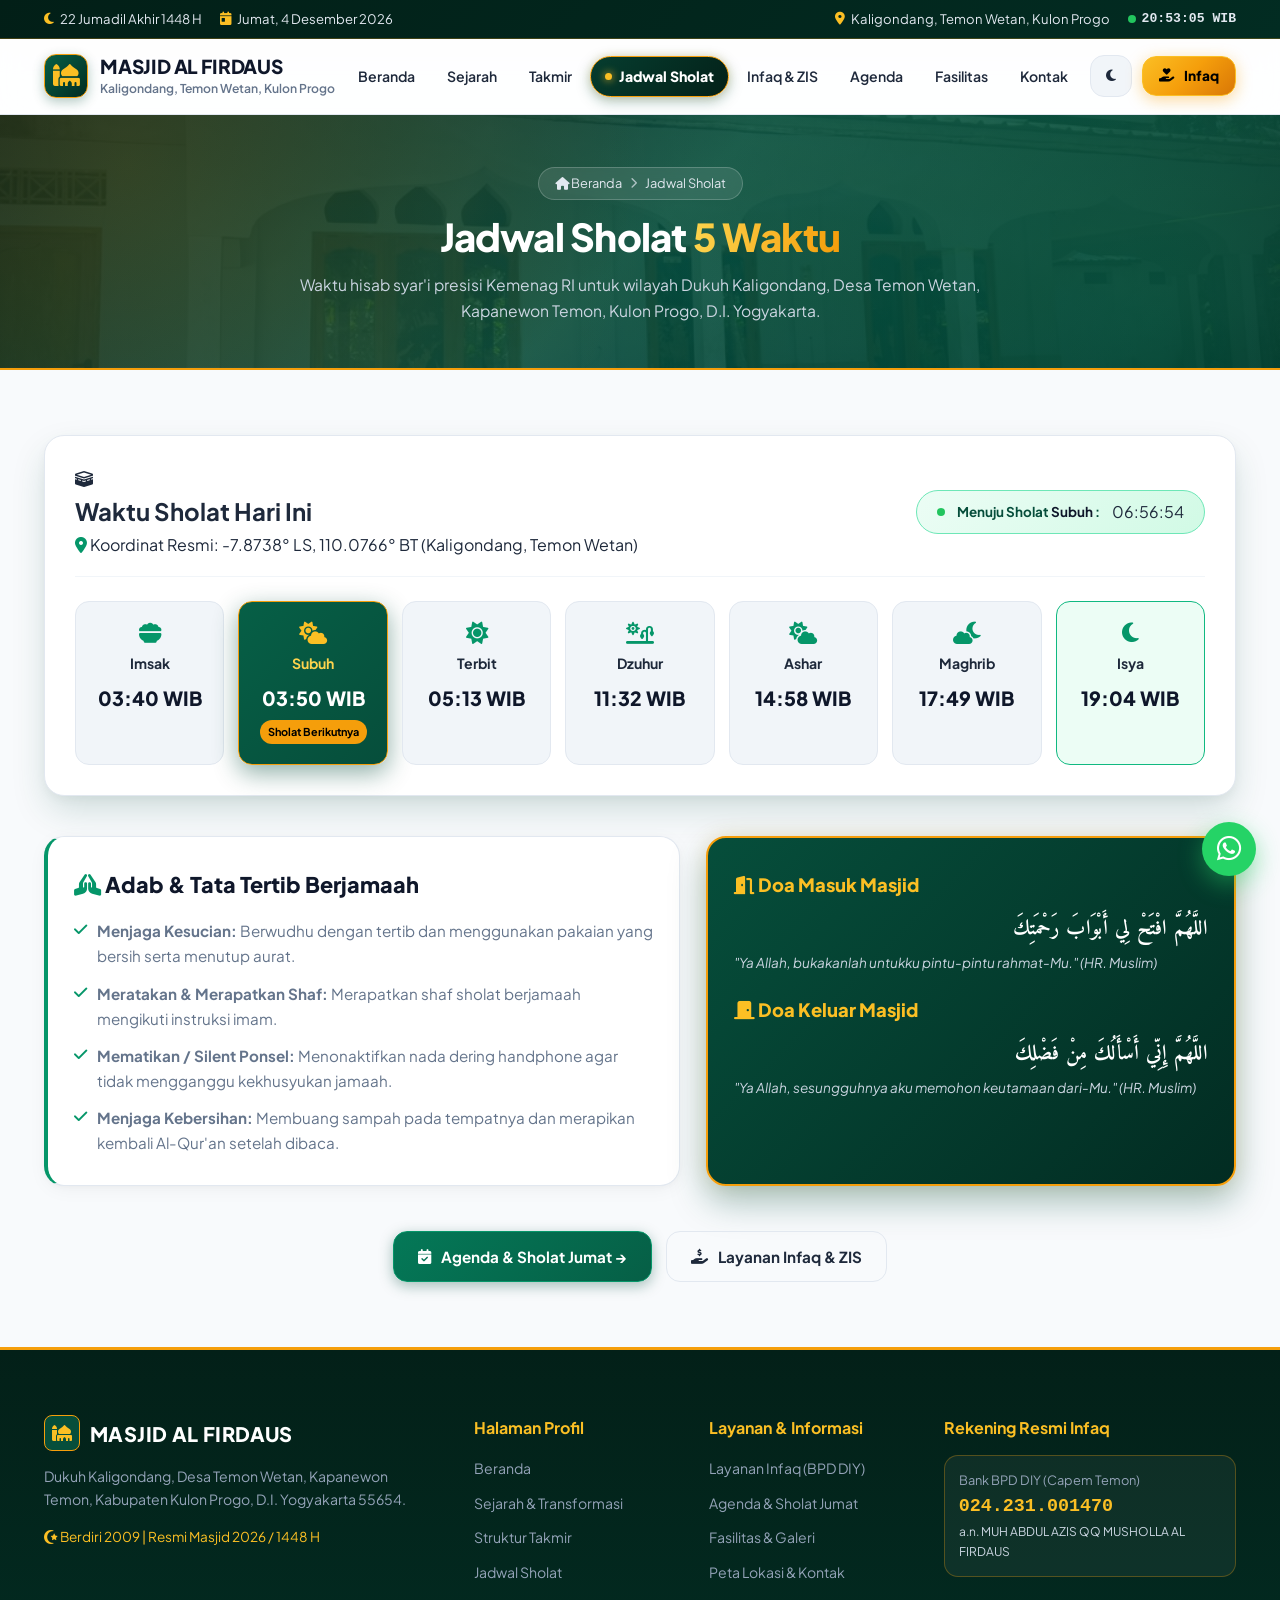
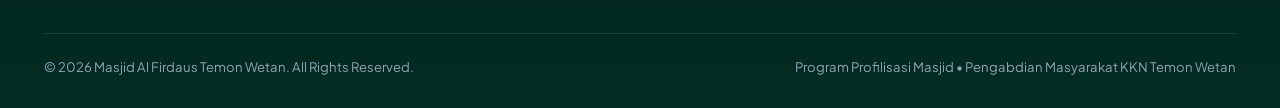
<file: jadwal-sholat.html>
<!DOCTYPE html>
<html lang="id" data-theme="light">
<head>
  <meta charset="UTF-8">
  <meta name="viewport" content="width=device-width, initial-scale=1.0">
  <title>Jadwal Sholat 5 Waktu | Masjid Al Firdaus Temon Wetan, Kulon Progo</title>
  <meta name="description" content="Jadwal sholat 5 waktu otomatis untuk wilayah Dukuh Kaligondang, Desa Temon Wetan, Kulon Progo. Waktu Imsak, Subuh, Terbit, Dzuhur, Ashar, Maghrib, dan Isya.">

  <!-- Favicon -->
  <link rel="icon" href="data:image/svg+xml,<svg xmlns=%22http://www.w3.org/2000/svg%22 viewBox=%220 0 100 100%22><text y=%22.9em%22 font-size=%2290%22>🕌</text></svg>">

  <!-- Google Fonts Preconnect -->
  <link rel="preconnect" href="https://fonts.googleapis.com">
  <link rel="preconnect" href="https://fonts.gstatic.com" crossorigin>
  <link href="https://fonts.googleapis.com/css2?family=Amiri:ital,wght@0,400;0,700;1,400&family=Plus+Jakarta+Sans:wght@300;400;500;600;700;800&display=swap" rel="stylesheet">

  <!-- Font Awesome 6 -->
  <link rel="stylesheet" href="https://cdnjs.cloudflare.com/ajax/libs/font-awesome/6.5.1/css/all.min.css" />

  <!-- Modular CSS -->
  <link rel="stylesheet" href="css/animations.css?v=2.2">
  <link rel="stylesheet" href="css/global.css?v=2.2">
  <link rel="stylesheet" href="css/jadwal-sholat.css?v=2.2">
</head>
<body>

  <!-- Top Bar -->
  <div class="top-bar">
    <div class="container top-bar-inner">
      <div class="top-bar-left">
        <div class="top-bar-item">
          <i class="fa-solid fa-moon"></i>
          <span id="header-hijri-date">4 Muharram 1448 H</span>
        </div>
        <div class="top-bar-item">
          <i class="fa-solid fa-calendar-day"></i>
          <span id="header-masehi-date">Memuat tanggal...</span>
        </div>
      </div>
      <div class="top-bar-right">
        <div class="top-bar-item">
          <i class="fa-solid fa-location-dot"></i>
          <span>Kaligondang, Temon Wetan, Kulon Progo</span>
        </div>
        <div class="top-bar-item">
          <span class="live-dot"></span>
          <span id="live-clock" style="font-family: monospace; font-weight: 700;">--:--:-- WIB</span>
        </div>
      </div>
    </div>
  </div>

  <!-- Header -->
  <header class="header">
    <div class="container header-inner">
      <a href="index.html" class="brand-logo">
        <div class="logo-emblem">
          <i class="fa-solid fa-mosque"></i>
        </div>
        <div class="brand-text">
          <span class="brand-title">MASJID AL FIRDAUS</span>
          <span class="brand-subtitle">Kaligondang, Temon Wetan, Kulon Progo</span>
        </div>
      </a>

      <nav class="nav-menu" id="nav-menu">
        <a href="index.html" class="nav-link">Beranda</a>
        <a href="sejarah.html" class="nav-link">Sejarah</a>
        <a href="takmir.html" class="nav-link">Takmir</a>
        <a href="jadwal-sholat.html" class="nav-link active">Jadwal Sholat</a>
        <a href="infaq.html" class="nav-link">Infaq & ZIS</a>
        <a href="agenda.html" class="nav-link">Agenda</a>
        <a href="fasilitas.html" class="nav-link">Fasilitas</a>
        <a href="kontak.html" class="nav-link">Kontak</a>
      </nav>

      <div class="nav-actions">
        <button class="btn-icon" id="theme-toggle" title="Ganti Mode Gelap/Terang" aria-label="Ganti Tema">
          <i class="fa-solid fa-moon"></i>
        </button>
        <a href="infaq.html" class="btn btn-gold btn-sm nav-btn-infaq">
          <i class="fa-solid fa-hand-holding-heart"></i> Infaq
        </a>
        <button class="btn-icon mobile-toggle" id="mobile-toggle" aria-label="Buka Menu">
          <i class="fa-solid fa-bars"></i>
        </button>
      </div>
    </div>
  </header>

  <main>
    <!-- Page Header Banner -->
    <section class="page-header-banner">
      <div class="container page-header-content">
        <div class="breadcrumb">
          <a href="index.html"><i class="fa-solid fa-house"></i> Beranda</a>
          <i class="fa-solid fa-chevron-right" style="font-size: 0.7rem; opacity: 0.7;"></i>
          <span>Jadwal Sholat</span>
        </div>
        <h1 class="page-banner-title">
          Jadwal Sholat <span>5 Waktu</span>
        </h1>
        <p class="page-banner-desc">
          Waktu hisab syar'i presisi Kemenag RI untuk wilayah Dukuh Kaligondang, Desa Temon Wetan, Kapanewon Temon, Kulon Progo, D.I. Yogyakarta.
        </p>
      </div>
    </section>

    <!-- Main Prayer Time Section -->
    <section class="section">
      <div class="container">
        <div class="prayer-container-card" style="margin-top: 0; box-shadow: var(--card-shadow-hover);">
          <div class="prayer-header-bar">
            <div class="prayer-title-box">
              <div class="prayer-icon-badge">
                <i class="fa-solid fa-kaaba"></i>
              </div>
              <div>
                <h2 class="prayer-main-title">Waktu Sholat Hari Ini</h2>
                <span class="prayer-loc-tag">
                  <i class="fa-solid fa-location-dot" style="color: var(--primary-600);"></i> Koordinat Resmi: -7.8738° LS, 110.0766° BT (Kaligondang, Temon Wetan)
                </span>
              </div>
            </div>

            <!-- Countdown Timer -->
            <div class="prayer-countdown-box">
              <span class="live-dot"></span>
              <span class="countdown-label">Menuju Sholat <strong id="next-prayer-name" style="color: var(--text-heading);">...</strong> :</span>
              <span class="countdown-val" id="prayer-countdown-val">--:--:--</span>
            </div>
          </div>

          <!-- 7 Cards Grid -->
          <div class="prayer-grid">
            <div class="prayer-card" data-prayer="imsak">
              <i class="fa-solid fa-bowl-food"></i>
              <span class="prayer-name">Imsak</span>
              <span class="prayer-time" id="time-imsak">--:-- WIB</span>
              <span class="prayer-badge">Imsak</span>
            </div>

            <div class="prayer-card" data-prayer="fajr">
              <i class="fa-solid fa-cloud-sun"></i>
              <span class="prayer-name">Subuh</span>
              <span class="prayer-time" id="time-fajr">--:-- WIB</span>
              <span class="prayer-badge">Sholat Berikutnya</span>
            </div>

            <div class="prayer-card" data-prayer="sunrise">
              <i class="fa-solid fa-sun"></i>
              <span class="prayer-name">Terbit</span>
              <span class="prayer-time" id="time-sunrise">--:-- WIB</span>
              <span class="prayer-badge">Syuruq</span>
            </div>

            <div class="prayer-card" data-prayer="dhuhr">
              <i class="fa-solid fa-sun-plant-wilt"></i>
              <span class="prayer-name">Dzuhur</span>
              <span class="prayer-time" id="time-dhuhr">--:-- WIB</span>
              <span class="prayer-badge">Sholat Berikutnya</span>
            </div>

            <div class="prayer-card" data-prayer="asr">
              <i class="fa-solid fa-cloud-sun"></i>
              <span class="prayer-name">Ashar</span>
              <span class="prayer-time" id="time-asr">--:-- WIB</span>
              <span class="prayer-badge">Sholat Berikutnya</span>
            </div>

            <div class="prayer-card" data-prayer="maghrib">
              <i class="fa-solid fa-cloud-moon"></i>
              <span class="prayer-name">Maghrib</span>
              <span class="prayer-time" id="time-maghrib">--:-- WIB</span>
              <span class="prayer-badge">Sholat Berikutnya</span>
            </div>

            <div class="prayer-card" data-prayer="isha">
              <i class="fa-solid fa-moon"></i>
              <span class="prayer-name">Isya</span>
              <span class="prayer-time" id="time-isha">--:-- WIB</span>
              <span class="prayer-badge">Sholat Berikutnya</span>
            </div>
          </div>
        </div>

        <!-- Tata Tertib & Adab Berjamaah -->
        <div class="vision-mission-grid">
          <div class="vision-card">
            <h3 style="font-size: 1.35rem; font-weight: 800; color: var(--text-heading); margin-bottom: 16px;">
              <i class="fa-solid fa-hands-praying" style="color: var(--primary-600);"></i> Adab & Tata Tertib Berjamaah
            </h3>
            <ul style="display: flex; flex-direction: column; gap: 12px; font-size: 0.95rem; color: var(--text-muted); list-style: none;">
              <li style="display: flex; gap: 10px;">
                <i class="fa-solid fa-check" style="color: var(--primary-600); margin-top: 4px;"></i>
                <span><strong>Menjaga Kesucian:</strong> Berwudhu dengan tertib dan menggunakan pakaian yang bersih serta menutup aurat.</span>
              </li>
              <li style="display: flex; gap: 10px;">
                <i class="fa-solid fa-check" style="color: var(--primary-600); margin-top: 4px;"></i>
                <span><strong>Meratakan & Merapatkan Shaf:</strong> Merapatkan shaf sholat berjamaah mengikuti instruksi imam.</span>
              </li>
              <li style="display: flex; gap: 10px;">
                <i class="fa-solid fa-check" style="color: var(--primary-600); margin-top: 4px;"></i>
                <span><strong>Mematikan / Silent Ponsel:</strong> Menonaktifkan nada dering handphone agar tidak mengganggu kekhusyukan jamaah.</span>
              </li>
              <li style="display: flex; gap: 10px;">
                <i class="fa-solid fa-check" style="color: var(--primary-600); margin-top: 4px;"></i>
                <span><strong>Menjaga Kebersihan:</strong> Membuang sampah pada tempatnya dan merapikan kembali Al-Qur'an setelah dibaca.</span>
              </li>
            </ul>
          </div>

          <!-- Doa Masuk & Keluar Masjid -->
          <div class="board-highlight-card" style="margin-bottom: 0;">
            <h4 style="font-size: 1.15rem; font-weight: 800; color: var(--gold-400); margin-bottom: 12px;">
              <i class="fa-solid fa-door-open"></i> Doa Masuk Masjid
            </h4>
            <p class="arabic-text" style="font-size: 1.3rem; margin-bottom: 6px; color: #ffffff;">
              اللَّهُمَّ افْتَحْ لِي أَبْوَابَ رَحْمَتِكَ
            </p>
            <p style="font-size: 0.85rem; color: #cbd5e1; margin-bottom: 20px;">
              <em>"Ya Allah, bukakanlah untukku pintu-pintu rahmat-Mu." (HR. Muslim)</em>
            </p>

            <h4 style="font-size: 1.15rem; font-weight: 800; color: var(--gold-400); margin-bottom: 12px;">
              <i class="fa-solid fa-door-closed"></i> Doa Keluar Masjid
            </h4>
            <p class="arabic-text" style="font-size: 1.3rem; margin-bottom: 6px; color: #ffffff;">
              اللَّهُمَّ إِنِّي أَسْأَلُكَ مِنْ فَضْلِكَ
            </p>
            <p style="font-size: 0.85rem; color: #cbd5e1;">
              <em>"Ya Allah, sesungguhnya aku memohon keutamaan dari-Mu." (HR. Muslim)</em>
            </p>
          </div>
        </div>

        <!-- Next Navigation Actions -->
        <div style="margin-top: 45px; text-align: center; display: flex; justify-content: center; gap: 14px; flex-wrap: wrap;">
          <a href="agenda.html" class="btn btn-primary">
            <i class="fa-solid fa-calendar-check"></i> Agenda & Sholat Jumat &rarr;
          </a>
          <a href="infaq.html" class="btn btn-outline">
            <i class="fa-solid fa-hand-holding-dollar"></i> Layanan Infaq & ZIS
          </a>
        </div>
      </div>
    </section>
  </main>

  <!-- Footer -->
  <footer class="footer">
    <div class="container">
      <div class="footer-grid">
        <div>
          <div style="display: flex; align-items: center; gap: 10px; margin-bottom: 14px;">
            <div style="width: 36px; height: 36px; border-radius: 8px; background: var(--primary-900); border: 1px solid var(--gold-500); display: flex; align-items: center; justify-content: center; color: var(--gold-400);">
              <i class="fa-solid fa-mosque"></i>
            </div>
            <span class="footer-brand-title">MASJID AL FIRDAUS</span>
          </div>
          <p class="footer-desc">
            Dukuh Kaligondang, Desa Temon Wetan, Kapanewon Temon, Kabupaten Kulon Progo, D.I. Yogyakarta 55654.
          </p>
          <div style="font-size: 0.85rem; color: var(--gold-400);">
            <i class="fa-solid fa-star-and-crescent"></i> Berdiri 2009 | Resmi Masjid 2026 / 1448 H
          </div>
        </div>

        <div>
          <h4 class="footer-col-title">Halaman Profil</h4>
          <ul class="footer-links">
            <li><a href="index.html">Beranda</a></li>
            <li><a href="sejarah.html">Sejarah & Transformasi</a></li>
            <li><a href="takmir.html">Struktur Takmir</a></li>
            <li><a href="jadwal-sholat.html">Jadwal Sholat</a></li>
          </ul>
        </div>

        <div>
          <h4 class="footer-col-title">Layanan & Informasi</h4>
          <ul class="footer-links">
            <li><a href="infaq.html">Layanan Infaq (BPD DIY)</a></li>
            <li><a href="agenda.html">Agenda & Sholat Jumat</a></li>
            <li><a href="fasilitas.html">Fasilitas & Galeri</a></li>
            <li><a href="kontak.html">Peta Lokasi & Kontak</a></li>
          </ul>
        </div>

        <div>
          <h4 class="footer-col-title">Rekening Resmi Infaq</h4>
          <div style="background: rgba(255,255,255,0.05); padding: 14px; border-radius: var(--radius-md); border: 1px solid rgba(245,158,11,0.3); margin-bottom: 12px;">
            <div style="font-size: 0.8rem; color: #94a3b8;">Bank BPD DIY (Capem Temon)</div>
            <div style="font-family: monospace; font-size: 1.15rem; font-weight: 800; color: var(--gold-400);">024.231.001470</div>
            <div style="font-size: 0.75rem; color: #cbd5e1;">a.n. MUH ABDUL AZIS QQ MUSHOLLA AL FIRDAUS</div>
          </div>
        </div>
      </div>

      <div class="footer-bottom">
        <div>&copy; 2026 Masjid Al Firdaus Temon Wetan. All Rights Reserved.</div>
        <div>Program Profilisasi Masjid &bull; Pengabdian Masyarakat KKN Temon Wetan</div>
      </div>
    </div>
  </footer>

  <a href="https://wa.me/6281229423441?text=Assalamu%27alaikum%20Pengurus%20Masjid%20Al%20Firdaus%20Temon%20Wetan" target="_blank" rel="noopener noreferrer" class="floating-wa-btn" title="Hubungi Takmir via WhatsApp">
    <i class="fa-brands fa-whatsapp"></i>
  </a>

  <!-- Modular Scripts -->
  <script src="js/data-takmir.js?v=2.2"></script>
  <script src="js/prayer-times.js?v=2.2"></script>
  <script src="js/global.js?v=2.2"></script>
</body>
</html>
</file>
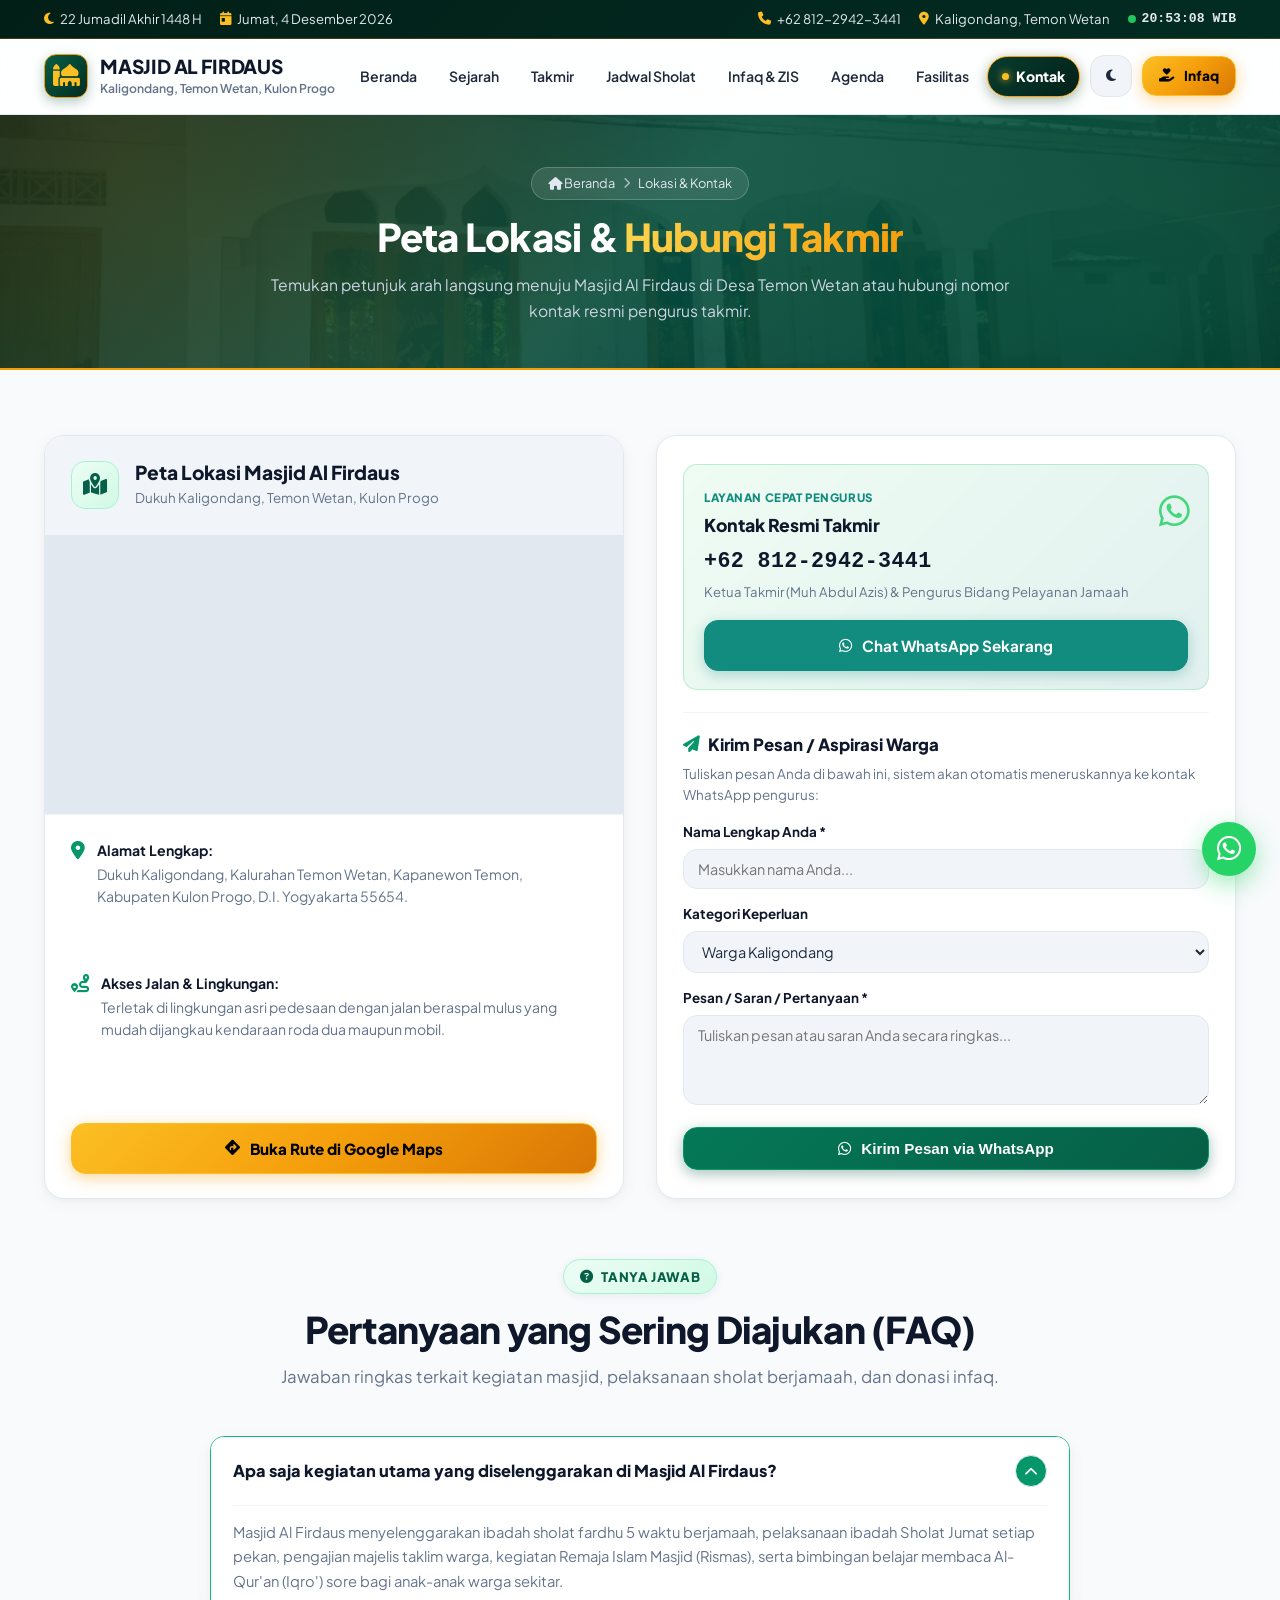
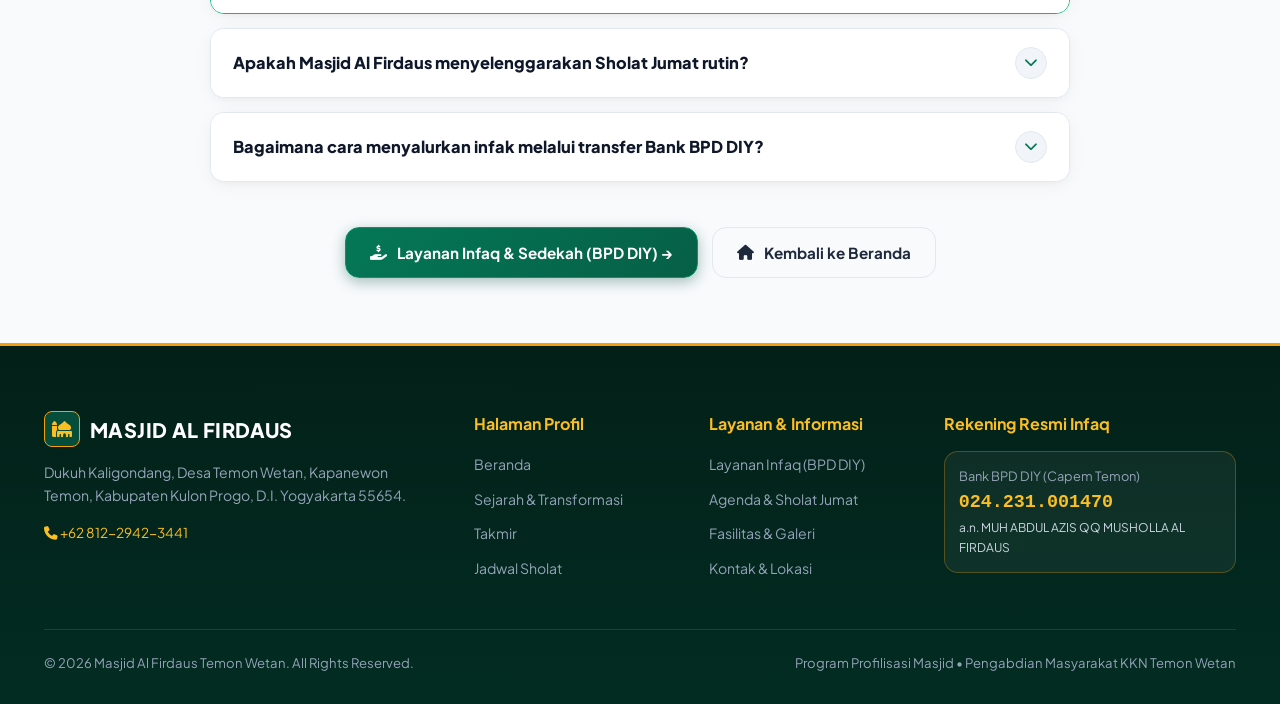
<file: kontak.html>
<!DOCTYPE html>
<html lang="id" data-theme="light">
<head>
  <meta charset="UTF-8">
  <meta name="viewport" content="width=device-width, initial-scale=1.0">
  <title>Lokasi & Kontak Takmir | Masjid Al Firdaus Temon Wetan</title>
  <meta name="description" content="Peta lokasi resmi Google Maps dan kontak WhatsApp pengurus takmir Masjid Al Firdaus di Dukuh Kaligondang, Desa Temon Wetan, Kapanewon Temon, Kabupaten Kulon Progo (+62 812-2942-3441).">

  <!-- Favicon -->
  <link rel="icon" href="data:image/svg+xml,<svg xmlns=%22http://www.w3.org/2000/svg%22 viewBox=%220 0 100 100%22><text y=%22.9em%22 font-size=%2290%22>🕌</text></svg>">

  <!-- Google Fonts Preconnect -->
  <link rel="preconnect" href="https://fonts.googleapis.com">
  <link rel="preconnect" href="https://fonts.gstatic.com" crossorigin>
  <link href="https://fonts.googleapis.com/css2?family=Amiri:ital,wght@0,400;0,700;1,400&family=Plus+Jakarta+Sans:wght@300;400;500;600;700;800&display=swap" rel="stylesheet">

  <!-- Font Awesome 6 -->
  <link rel="stylesheet" href="https://cdnjs.cloudflare.com/ajax/libs/font-awesome/6.5.1/css/all.min.css" />

  <!-- Modular CSS -->
  <link rel="stylesheet" href="css/animations.css?v=2.2">
  <link rel="stylesheet" href="css/global.css?v=2.2">
  <link rel="stylesheet" href="css/kontak.css?v=2.2">
</head>
<body>

  <!-- Top Bar -->
  <div class="top-bar">
    <div class="container top-bar-inner">
      <div class="top-bar-left">
        <div class="top-bar-item">
          <i class="fa-solid fa-moon"></i>
          <span id="header-hijri-date">4 Muharram 1448 H</span>
        </div>
        <div class="top-bar-item">
          <i class="fa-solid fa-calendar-day"></i>
          <span id="header-masehi-date">Memuat tanggal...</span>
        </div>
      </div>
      <div class="top-bar-right">
        <div class="top-bar-item">
          <i class="fa-solid fa-phone"></i>
          <span>+62 812-2942-3441</span>
        </div>
        <div class="top-bar-item">
          <i class="fa-solid fa-location-dot"></i>
          <span>Kaligondang, Temon Wetan</span>
        </div>
        <div class="top-bar-item">
          <span class="live-dot"></span>
          <span id="live-clock" style="font-family: monospace; font-weight: 700;">--:--:-- WIB</span>
        </div>
      </div>
    </div>
  </div>

  <!-- Header -->
  <header class="header">
    <div class="container header-inner">
      <a href="index.html" class="brand-logo">
        <div class="logo-emblem">
          <i class="fa-solid fa-mosque"></i>
        </div>
        <div class="brand-text">
          <span class="brand-title">MASJID AL FIRDAUS</span>
          <span class="brand-subtitle">Kaligondang, Temon Wetan, Kulon Progo</span>
        </div>
      </a>

      <nav class="nav-menu" id="nav-menu">
        <a href="index.html" class="nav-link">Beranda</a>
        <a href="sejarah.html" class="nav-link">Sejarah</a>
        <a href="takmir.html" class="nav-link">Takmir</a>
        <a href="jadwal-sholat.html" class="nav-link">Jadwal Sholat</a>
        <a href="infaq.html" class="nav-link">Infaq & ZIS</a>
        <a href="agenda.html" class="nav-link">Agenda</a>
        <a href="fasilitas.html" class="nav-link">Fasilitas</a>
        <a href="kontak.html" class="nav-link active">Kontak</a>
      </nav>

      <div class="nav-actions">
        <button class="btn-icon" id="theme-toggle" title="Ganti Mode Gelap/Terang" aria-label="Ganti Tema">
          <i class="fa-solid fa-moon"></i>
        </button>
        <a href="infaq.html" class="btn btn-gold btn-sm nav-btn-infaq">
          <i class="fa-solid fa-hand-holding-heart"></i> Infaq
        </a>
        <button class="btn-icon mobile-toggle" id="mobile-toggle" aria-label="Buka Menu">
          <i class="fa-solid fa-bars"></i>
        </button>
      </div>
    </div>
  </header>

  <main>
    <!-- Page Header Banner -->
    <section class="page-header-banner">
      <div class="container page-header-content">
        <div class="breadcrumb">
          <a href="index.html"><i class="fa-solid fa-house"></i> Beranda</a>
          <i class="fa-solid fa-chevron-right" style="font-size: 0.7rem; opacity: 0.7;"></i>
          <span>Lokasi & Kontak</span>
        </div>
        <h1 class="page-banner-title">
          Peta Lokasi & <span>Hubungi Takmir</span>
        </h1>
        <p class="page-banner-desc">
          Temukan petunjuk arah langsung menuju Masjid Al Firdaus di Desa Temon Wetan atau hubungi nomor kontak resmi pengurus takmir.
        </p>
      </div>
    </section>

    <!-- Location & Contact Grid -->
    <section class="section">
      <div class="container">
        <div class="contact-grid">
          
          <!-- Column 1: Interactive Google Maps Card -->
          <div class="map-card">
            <div class="map-card-header">
              <div class="map-card-header-icon">
                <i class="fa-solid fa-map-location-dot"></i>
              </div>
              <div>
                <h3 class="map-card-title">Peta Lokasi Masjid Al Firdaus</h3>
                <span class="map-card-subtitle">Dukuh Kaligondang, Temon Wetan, Kulon Progo</span>
              </div>
            </div>

            <div class="map-iframe-wrapper">
              <iframe 
                src="https://maps.google.com/maps?q=-7.8737951,110.0766366&t=&z=16&ie=UTF8&iwloc=&output=embed" 
                loading="lazy" 
                title="Peta Lokasi Masjid Al Firdaus Kaligondang Temon Wetan"
                allowfullscreen>
              </iframe>
            </div>

            <div class="map-info-box">
              <div class="map-info-item">
                <i class="fa-solid fa-location-dot map-info-icon"></i>
                <div>
                  <strong>Alamat Lengkap:</strong>
                  <p>Dukuh Kaligondang, Kalurahan Temon Wetan, Kapanewon Temon, Kabupaten Kulon Progo, D.I. Yogyakarta 55654.</p>
                </div>
              </div>

              <div class="map-info-item">
                <i class="fa-solid fa-route map-info-icon"></i>
                <div>
                  <strong>Akses Jalan & Lingkungan:</strong>
                  <p>Terletak di lingkungan asri pedesaan dengan jalan beraspal mulus yang mudah dijangkau kendaraan roda dua maupun mobil.</p>
                </div>
              </div>

              <div style="margin-top: 18px;">
                <a href="https://www.google.com/maps/place/Mushola+Al+Firdaus/@-7.8737951,110.0766366,983m/data=!3m2!1e3!4b1!4m6!3m5!1s0x2e7ae5768bd36477:0x86186545acb7c15!8m2!3d-7.8737951!4d110.0766366!16s%2Fg%2F11smkls85w" target="_blank" rel="noopener noreferrer" class="btn btn-gold" style="width: 100%; justify-content: center;" id="btn-open-maps-route">
                  <i class="fa-solid fa-diamond-turn-right"></i> Buka Rute di Google Maps
                </a>
              </div>
            </div>
          </div>

          <!-- Column 2: Direct WhatsApp Contact & Message Form -->
          <div class="contact-card">
            
            <!-- Quick WhatsApp Banner Card -->
            <div class="contact-wa-banner">
              <div class="contact-wa-icon">
                <i class="fa-brands fa-whatsapp"></i>
              </div>
              <div class="contact-wa-details">
                <span class="contact-wa-badge">Layanan Cepat Pengurus</span>
                <h4 class="contact-wa-title">Kontak Resmi Takmir</h4>
                <div class="contact-wa-number">+62 812-2942-3441</div>
                <p class="contact-wa-desc">Ketua Takmir (Muh Abdul Azis) & Pengurus Bidang Pelayanan Jamaah</p>
                <a href="https://wa.me/6281229423441?text=Assalamu%27alaikum%20Pengurus%20Takmir%20Masjid%20Al%20Firdaus" target="_blank" rel="noopener noreferrer" class="btn btn-whatsapp" style="margin-top: 10px; width: 100%; justify-content: center;">
                  <i class="fa-brands fa-whatsapp"></i> Chat WhatsApp Sekarang
                </a>
              </div>
            </div>

            <!-- Fast Message Form -->
            <div class="contact-form-section">
              <h4 class="contact-form-title">
                <i class="fa-solid fa-paper-plane" style="color: var(--primary-600);"></i> Kirim Pesan / Aspirasi Warga
              </h4>
              <p class="contact-form-desc">
                Tuliskan pesan Anda di bawah ini, sistem akan otomatis meneruskannya ke kontak WhatsApp pengurus:
              </p>

              <form id="masjid-contact-form">
                <div class="form-group">
                  <label for="contact-name" class="form-label">Nama Lengkap Anda *</label>
                  <input type="text" id="contact-name" class="form-input" placeholder="Masukkan nama Anda..." required>
                </div>

                <div class="form-group">
                  <label for="contact-category" class="form-label">Kategori Keperluan</label>
                  <select id="contact-category" class="form-select">
                    <option value="Warga Kaligondang">Warga Kaligondang</option>
                    <option value="Jamaah Luar Desa">Jamaah Luar Desa / Musafir</option>
                    <option value="Layanan Infaq / Donasi">Layanan Infaq & Donasi</option>
                    <option value="Usulan Kegiatan Ibadah">Usulan Kegiatan Beribadah</option>
                  </select>
                </div>

                <div class="form-group">
                  <label for="contact-message" class="form-label">Pesan / Saran / Pertanyaan *</label>
                  <textarea id="contact-message" class="form-textarea" rows="3" placeholder="Tuliskan pesan atau saran Anda secara ringkas..." required></textarea>
                </div>

                <button type="submit" class="btn btn-primary" style="width: 100%; justify-content: center;">
                  <i class="fa-brands fa-whatsapp"></i> Kirim Pesan via WhatsApp
                </button>
              </form>
            </div>

          </div>

        </div>

        <!-- FAQ Section -->
        <div style="margin-top: 60px;">
          <div class="section-header">
            <span class="section-badge"><i class="fa-solid fa-circle-question"></i> Tanya Jawab</span>
            <h2 class="section-title">Pertanyaan yang Sering Diajukan (FAQ)</h2>
            <p class="section-subtitle">
              Jawaban ringkas terkait kegiatan masjid, pelaksanaan sholat berjamaah, dan donasi infaq.
            </p>
          </div>

          <div class="faq-list">
            <!-- FAQ 1 -->
            <div class="faq-item active">
              <div class="faq-header">
                <span class="faq-question">Apa saja kegiatan utama yang diselenggarakan di Masjid Al Firdaus?</span>
                <div class="faq-icon"><i class="fa-solid fa-chevron-down"></i></div>
              </div>
              <div class="faq-body">
                <div class="faq-answer">
                  Masjid Al Firdaus menyelenggarakan ibadah sholat fardhu 5 waktu berjamaah, pelaksanaan ibadah Sholat Jumat setiap pekan, pengajian majelis taklim warga, kegiatan Remaja Islam Masjid (Rismas), serta bimbingan belajar membaca Al-Qur'an (Iqro') sore bagi anak-anak warga sekitar.
                </div>
              </div>
            </div>

            <!-- FAQ 2 -->
            <div class="faq-item">
              <div class="faq-header">
                <span class="faq-question">Apakah Masjid Al Firdaus menyelenggarakan Sholat Jumat rutin?</span>
                <div class="faq-icon"><i class="fa-solid fa-chevron-down"></i></div>
              </div>
              <div class="faq-body">
                <div class="faq-answer">
                  Ya, sejak peningkatan status secara resmi pada tahun 2026 (4 Muharram 1448 H), Masjid Al Firdaus menyelenggarakan ibadah Sholat Jumat berjamaah secara rutin setiap pekan bagi warga Dukuh Kaligondang dan jamaah musafir.
                </div>
              </div>
            </div>

            <!-- FAQ 3 -->
            <div class="faq-item">
              <div class="faq-header">
                <span class="faq-question">Bagaimana cara menyalurkan infak melalui transfer Bank BPD DIY?</span>
                <div class="faq-icon"><i class="fa-solid fa-chevron-down"></i></div>
              </div>
              <div class="faq-body">
                <div class="faq-answer">
                  Infak dapat ditransfer ke rekening resmi <strong>Bank BPD DIY (024) Capem Temon</strong> No. Rekening <strong>024.231.001470</strong> atas nama <strong>MUH ABDUL AZIS QQ MUSHOLLA AL FIRDAUS</strong>, lalu kirimkan konfirmasi via WhatsApp ke kontak resmi <strong>+62 812-2942-3441</strong>.
                </div>
              </div>
            </div>
          </div>
        </div>

        <!-- Next Navigation Actions -->
        <div style="margin-top: 45px; text-align: center; display: flex; justify-content: center; gap: 14px; flex-wrap: wrap;">
          <a href="infaq.html" class="btn btn-primary">
            <i class="fa-solid fa-hand-holding-dollar"></i> Layanan Infaq & Sedekah (BPD DIY) &rarr;
          </a>
          <a href="index.html" class="btn btn-outline">
            <i class="fa-solid fa-house"></i> Kembali ke Beranda
          </a>
        </div>
      </div>
    </section>
  </main>

  <!-- Footer -->
  <footer class="footer">
    <div class="container">
      <div class="footer-grid">
        <div>
          <div style="display: flex; align-items: center; gap: 10px; margin-bottom: 14px;">
            <div style="width: 36px; height: 36px; border-radius: 8px; background: var(--primary-900); border: 1px solid var(--gold-500); display: flex; align-items: center; justify-content: center; color: var(--gold-400);">
              <i class="fa-solid fa-mosque"></i>
            </div>
            <span class="footer-brand-title">MASJID AL FIRDAUS</span>
          </div>
          <p class="footer-desc">
            Dukuh Kaligondang, Desa Temon Wetan, Kapanewon Temon, Kabupaten Kulon Progo, D.I. Yogyakarta 55654.
          </p>
          <div style="font-size: 0.85rem; color: var(--gold-400);">
            <i class="fa-solid fa-phone"></i> +62 812-2942-3441
          </div>
        </div>

        <div>
          <h4 class="footer-col-title">Halaman Profil</h4>
          <ul class="footer-links">
            <li><a href="index.html">Beranda</a></li>
            <li><a href="sejarah.html">Sejarah & Transformasi</a></li>
            <li><a href="takmir.html">Takmir</a></li>
            <li><a href="jadwal-sholat.html">Jadwal Sholat</a></li>
          </ul>
        </div>

        <div>
          <h4 class="footer-col-title">Layanan & Informasi</h4>
          <ul class="footer-links">
            <li><a href="infaq.html">Layanan Infaq (BPD DIY)</a></li>
            <li><a href="agenda.html">Agenda & Sholat Jumat</a></li>
            <li><a href="fasilitas.html">Fasilitas & Galeri</a></li>
            <li><a href="kontak.html">Kontak & Lokasi</a></li>
          </ul>
        </div>

        <div>
          <h4 class="footer-col-title">Rekening Resmi Infaq</h4>
          <div style="background: rgba(255,255,255,0.05); padding: 14px; border-radius: var(--radius-md); border: 1px solid rgba(245,158,11,0.3); margin-bottom: 12px;">
            <div style="font-size: 0.8rem; color: #94a3b8;">Bank BPD DIY (Capem Temon)</div>
            <div style="font-family: monospace; font-size: 1.15rem; font-weight: 800; color: var(--gold-400);">024.231.001470</div>
            <div style="font-size: 0.75rem; color: #cbd5e1;">a.n. MUH ABDUL AZIS QQ MUSHOLLA AL FIRDAUS</div>
          </div>
        </div>
      </div>

      <div class="footer-bottom">
        <div>&copy; 2026 Masjid Al Firdaus Temon Wetan. All Rights Reserved.</div>
        <div>Program Profilisasi Masjid &bull; Pengabdian Masyarakat KKN Temon Wetan</div>
      </div>
    </div>
  </footer>

  <a href="https://wa.me/6281229423441?text=Assalamu%27alaikum%20Pengurus%20Masjid%20Al%20Firdaus%20Temon%20Wetan" target="_blank" rel="noopener noreferrer" class="floating-wa-btn" title="Hubungi Takmir via WhatsApp">
    <i class="fa-brands fa-whatsapp"></i>
  </a>

  <!-- Modular Scripts -->
  <script src="js/data-takmir.js?v=2.2"></script>
  <script src="js/prayer-times.js?v=2.2"></script>
  <script src="js/global.js?v=2.2"></script>
  <script src="js/kontak.js?v=2.2"></script>
</body>
</html>
</file>
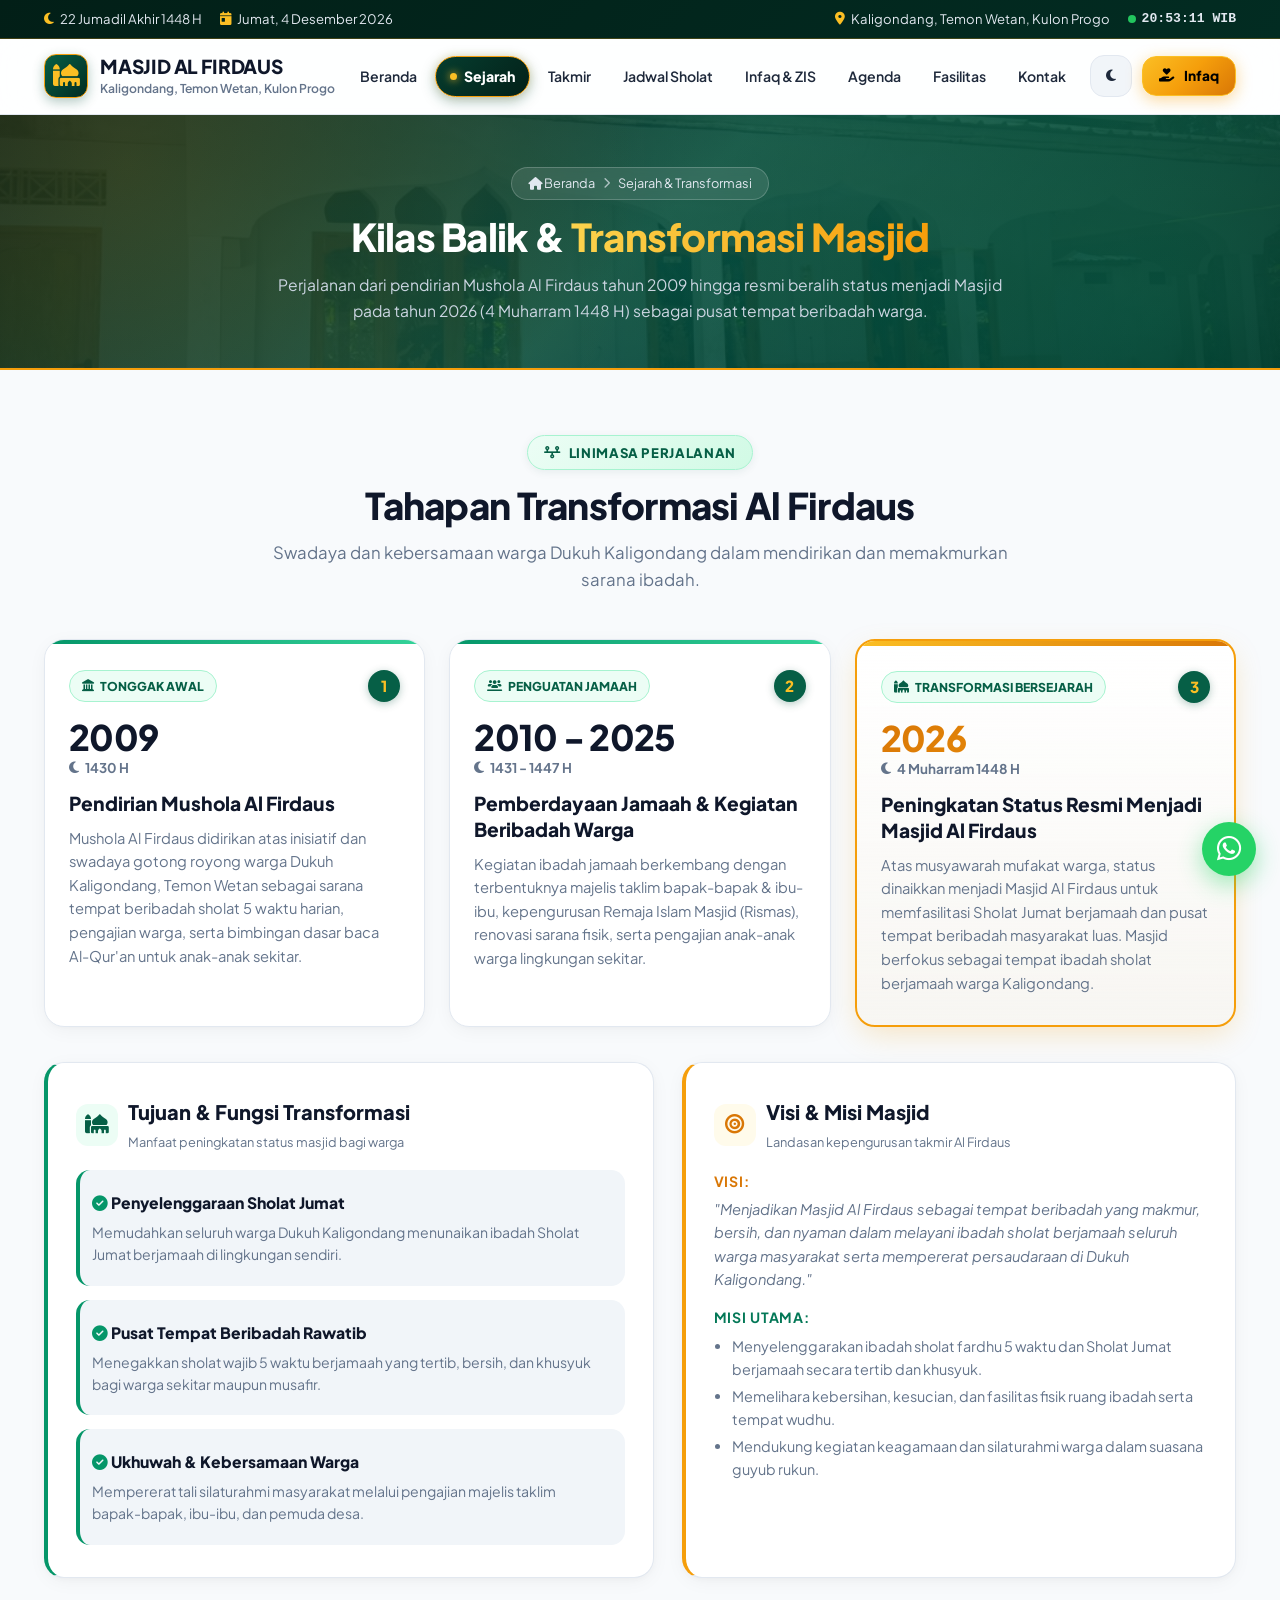
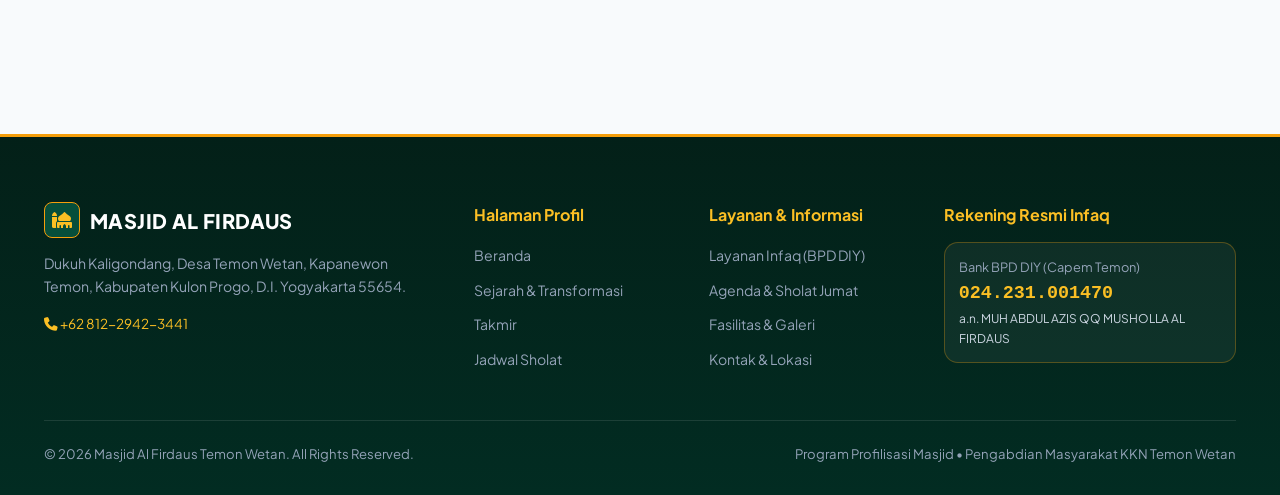
<file: sejarah.html>
<!DOCTYPE html>
<html lang="id" data-theme="light">
<head>
  <meta charset="UTF-8">
  <meta name="viewport" content="width=device-width, initial-scale=1.0">
  <title>Sejarah & Transformasi | Masjid Al Firdaus Temon Wetan</title>
  <meta name="description" content="Sejarah perjalanan berdirinya Mushola Al Firdaus tahun 2009 hingga resmi bertransformasi menjadi Masjid Al Firdaus pada tahun 2026 / 1448 H di Dukuh Kaligondang, Temon Wetan.">

  <!-- Favicon -->
  <link rel="icon" href="data:image/svg+xml,<svg xmlns=%22http://www.w3.org/2000/svg%22 viewBox=%220 0 100 100%22><text y=%22.9em%22 font-size=%2290%22>🕌</text></svg>">

  <!-- Google Fonts Preconnect -->
  <link rel="preconnect" href="https://fonts.googleapis.com">
  <link rel="preconnect" href="https://fonts.gstatic.com" crossorigin>
  <link href="https://fonts.googleapis.com/css2?family=Amiri:ital,wght@0,400;0,700;1,400&family=Plus+Jakarta+Sans:wght@300;400;500;600;700;800&display=swap" rel="stylesheet">

  <!-- Font Awesome 6 -->
  <link rel="stylesheet" href="https://cdnjs.cloudflare.com/ajax/libs/font-awesome/6.5.1/css/all.min.css" />

  <!-- Modular CSS -->
  <link rel="stylesheet" href="css/animations.css?v=2.2">
  <link rel="stylesheet" href="css/global.css?v=2.2">
  <link rel="stylesheet" href="css/sejarah.css?v=2.2">
</head>
<body>

  <!-- Top Bar -->
  <div class="top-bar">
    <div class="container top-bar-inner">
      <div class="top-bar-left">
        <div class="top-bar-item">
          <i class="fa-solid fa-moon"></i>
          <span id="header-hijri-date">4 Muharram 1448 H</span>
        </div>
        <div class="top-bar-item">
          <i class="fa-solid fa-calendar-day"></i>
          <span id="header-masehi-date">Memuat tanggal...</span>
        </div>
      </div>
      <div class="top-bar-right">
        <div class="top-bar-item">
          <i class="fa-solid fa-location-dot"></i>
          <span>Kaligondang, Temon Wetan, Kulon Progo</span>
        </div>
        <div class="top-bar-item">
          <span class="live-dot"></span>
          <span id="live-clock" style="font-family: monospace; font-weight: 700;">--:--:-- WIB</span>
        </div>
      </div>
    </div>
  </div>

  <!-- Header -->
  <header class="header">
    <div class="container header-inner">
      <a href="index.html" class="brand-logo">
        <div class="logo-emblem">
          <i class="fa-solid fa-mosque"></i>
        </div>
        <div class="brand-text">
          <span class="brand-title">MASJID AL FIRDAUS</span>
          <span class="brand-subtitle">Kaligondang, Temon Wetan, Kulon Progo</span>
        </div>
      </a>

      <nav class="nav-menu" id="nav-menu">
        <a href="index.html" class="nav-link">Beranda</a>
        <a href="sejarah.html" class="nav-link active">Sejarah</a>
        <a href="takmir.html" class="nav-link">Takmir</a>
        <a href="jadwal-sholat.html" class="nav-link">Jadwal Sholat</a>
        <a href="infaq.html" class="nav-link">Infaq & ZIS</a>
        <a href="agenda.html" class="nav-link">Agenda</a>
        <a href="fasilitas.html" class="nav-link">Fasilitas</a>
        <a href="kontak.html" class="nav-link">Kontak</a>
      </nav>

      <div class="nav-actions">
        <button class="btn-icon" id="theme-toggle" title="Ganti Mode Gelap/Terang" aria-label="Ganti Tema">
          <i class="fa-solid fa-moon"></i>
        </button>
        <a href="infaq.html" class="btn btn-gold btn-sm nav-btn-infaq">
          <i class="fa-solid fa-hand-holding-heart"></i> Infaq
        </a>
        <button class="btn-icon mobile-toggle" id="mobile-toggle" aria-label="Buka Menu">
          <i class="fa-solid fa-bars"></i>
        </button>
      </div>
    </div>
  </header>

  <main>
    <!-- Page Header Banner -->
    <section class="page-header-banner">
      <div class="container page-header-content">
        <div class="breadcrumb">
          <a href="index.html"><i class="fa-solid fa-house"></i> Beranda</a>
          <i class="fa-solid fa-chevron-right" style="font-size: 0.7rem; opacity: 0.7;"></i>
          <span>Sejarah & Transformasi</span>
        </div>
        <h1 class="page-banner-title">
          Kilas Balik & <span>Transformasi Masjid</span>
        </h1>
        <p class="page-banner-desc">
          Perjalanan dari pendirian Mushola Al Firdaus tahun 2009 hingga resmi beralih status menjadi Masjid pada tahun 2026 (4 Muharram 1448 H) sebagai pusat tempat beribadah warga.
        </p>
      </div>
    </section>

    <!-- Compact Journey Steps & History Overview -->
    <section class="section">
      <div class="container">
        <div class="section-header">
          <span class="section-badge"><i class="fa-solid fa-timeline"></i> Linimasa Perjalanan</span>
          <h2 class="section-title">Tahapan Transformasi Al Firdaus</h2>
          <p class="section-subtitle">
            Swadaya dan kebersamaan warga Dukuh Kaligondang dalam mendirikan dan memakmurkan sarana ibadah.
          </p>
        </div>

        <!-- 3-Step Compact Stepper Grid (Rendered dynamically by js/app.js) -->
        <div id="history-timeline-container"></div>

        <!-- 2-Column Overview: Tujuan Transformasi & Visi Misi -->
        <div class="vision-mission-grid" style="margin-top: 15px;">
          <!-- Card Kiri: Tujuan & Fungsi Utama -->
          <div class="vision-card">
            <div style="display: flex; align-items: center; gap: 10px; margin-bottom: 16px;">
              <div class="infaq-feature-icon">
                <i class="fa-solid fa-mosque"></i>
              </div>
              <div>
                <h3 style="font-size: 1.25rem; font-weight: 800; color: var(--text-heading);">Tujuan & Fungsi Transformasi</h3>
                <span style="font-size: 0.8rem; color: var(--text-muted);">Manfaat peningkatan status masjid bagi warga</span>
              </div>
            </div>

            <div style="display: flex; flex-direction: column; gap: 14px;">
              <div class="task-item-card" style="padding-left: 12px;">
                <h4 class="task-item-title"><i class="fa-solid fa-check-circle" style="color: var(--primary-600);"></i> Penyelenggaraan Sholat Jumat</h4>
                <p class="task-item-desc">Memudahkan seluruh warga Dukuh Kaligondang menunaikan ibadah Sholat Jumat berjamaah di lingkungan sendiri.</p>
              </div>

              <div class="task-item-card" style="padding-left: 12px;">
                <h4 class="task-item-title"><i class="fa-solid fa-check-circle" style="color: var(--primary-600);"></i> Pusat Tempat Beribadah Rawatib</h4>
                <p class="task-item-desc">Menegakkan sholat wajib 5 waktu berjamaah yang tertib, bersih, dan khusyuk bagi warga sekitar maupun musafir.</p>
              </div>

              <div class="task-item-card" style="padding-left: 12px;">
                <h4 class="task-item-title"><i class="fa-solid fa-check-circle" style="color: var(--primary-600);"></i> Ukhuwah & Kebersamaan Warga</h4>
                <p class="task-item-desc">Mempererat tali silaturahmi masyarakat melalui pengajian majelis taklim bapak-bapak, ibu-ibu, dan pemuda desa.</p>
              </div>
            </div>
          </div>

          <!-- Card Kanan: Visi & Misi Masjid -->
          <div class="mission-card">
            <div style="display: flex; align-items: center; gap: 10px; margin-bottom: 16px;">
              <div class="infaq-feature-icon" style="background: var(--gold-50); color: var(--gold-600);">
                <i class="fa-solid fa-bullseye"></i>
              </div>
              <div>
                <h3 style="font-size: 1.25rem; font-weight: 800; color: var(--text-heading);">Visi & Misi Masjid</h3>
                <span style="font-size: 0.8rem; color: var(--text-muted);">Landasan kepengurusan takmir Al Firdaus</span>
              </div>
            </div>

            <div style="margin-bottom: 14px;">
              <strong style="font-size: 0.88rem; color: var(--gold-600); text-transform: uppercase; letter-spacing: 0.05em; display: block; margin-bottom: 4px;">Visi:</strong>
              <p style="font-size: 0.92rem; color: var(--text-muted); line-height: 1.6; font-style: italic;">
                "Menjadikan Masjid Al Firdaus sebagai tempat beribadah yang makmur, bersih, dan nyaman dalam melayani ibadah sholat berjamaah seluruh warga masyarakat serta mempererat persaudaraan di Dukuh Kaligondang."
              </p>
            </div>

            <div>
              <strong style="font-size: 0.88rem; color: var(--primary-700); text-transform: uppercase; letter-spacing: 0.05em; display: block; margin-bottom: 6px;">Misi Utama:</strong>
              <ul style="font-size: 0.9rem; color: var(--text-muted); line-height: 1.6; padding-left: 18px; list-style: disc; display: flex; flex-direction: column; gap: 4px;">
                <li>Menyelenggarakan ibadah sholat fardhu 5 waktu dan Sholat Jumat berjamaah secara tertib dan khusyuk.</li>
                <li>Memelihara kebersihan, kesucian, dan fasilitas fisik ruang ibadah serta tempat wudhu.</li>
                <li>Mendukung kegiatan keagamaan dan silaturahmi warga dalam suasana guyub rukun.</li>
              </ul>
            </div>
          </div>
        </div>

        <!-- Next Navigation Actions -->
        <div style="margin-top: 40px; text-align: center; display: flex; justify-content: center; gap: 14px; flex-wrap: wrap;">
          <a href="takmir.html" class="btn btn-primary">
            <i class="fa-solid fa-users"></i> Lihat Susunan Takmir Masjid &rarr;
          </a>
          <a href="jadwal-sholat.html" class="btn btn-outline">
            <i class="fa-solid fa-clock"></i> Cek Jadwal Sholat Hari Ini
          </a>
        </div>
      </div>
    </section>
  </main>

  <!-- Footer -->
  <footer class="footer">
    <div class="container">
      <div class="footer-grid">
        <div>
          <div style="display: flex; align-items: center; gap: 10px; margin-bottom: 14px;">
            <div style="width: 36px; height: 36px; border-radius: 8px; background: var(--primary-900); border: 1px solid var(--gold-500); display: flex; align-items: center; justify-content: center; color: var(--gold-400);">
              <i class="fa-solid fa-mosque"></i>
            </div>
            <span class="footer-brand-title">MASJID AL FIRDAUS</span>
          </div>
          <p class="footer-desc">
            Dukuh Kaligondang, Desa Temon Wetan, Kapanewon Temon, Kabupaten Kulon Progo, D.I. Yogyakarta 55654.
          </p>
          <div style="font-size: 0.85rem; color: var(--gold-400);">
            <i class="fa-solid fa-phone"></i> +62 812-2942-3441
          </div>
        </div>

        <div>
          <h4 class="footer-col-title">Halaman Profil</h4>
          <ul class="footer-links">
            <li><a href="index.html">Beranda</a></li>
            <li><a href="sejarah.html">Sejarah & Transformasi</a></li>
            <li><a href="takmir.html">Takmir</a></li>
            <li><a href="jadwal-sholat.html">Jadwal Sholat</a></li>
          </ul>
        </div>

        <div>
          <h4 class="footer-col-title">Layanan & Informasi</h4>
          <ul class="footer-links">
            <li><a href="infaq.html">Layanan Infaq (BPD DIY)</a></li>
            <li><a href="agenda.html">Agenda & Sholat Jumat</a></li>
            <li><a href="fasilitas.html">Fasilitas & Galeri</a></li>
            <li><a href="kontak.html">Kontak & Lokasi</a></li>
          </ul>
        </div>

        <div>
          <h4 class="footer-col-title">Rekening Resmi Infaq</h4>
          <div style="background: rgba(255,255,255,0.05); padding: 14px; border-radius: var(--radius-md); border: 1px solid rgba(245,158,11,0.3); margin-bottom: 12px;">
            <div style="font-size: 0.8rem; color: #94a3b8;">Bank BPD DIY (Capem Temon)</div>
            <div style="font-family: monospace; font-size: 1.15rem; font-weight: 800; color: var(--gold-400);">024.231.001470</div>
            <div style="font-size: 0.75rem; color: #cbd5e1;">a.n. MUH ABDUL AZIS QQ MUSHOLLA AL FIRDAUS</div>
          </div>
        </div>
      </div>

      <div class="footer-bottom">
        <div>&copy; 2026 Masjid Al Firdaus Temon Wetan. All Rights Reserved.</div>
        <div>Program Profilisasi Masjid &bull; Pengabdian Masyarakat KKN Temon Wetan</div>
      </div>
    </div>
  </footer>

  <a href="https://wa.me/6281229423441?text=Assalamu%27alaikum%20Pengurus%20Masjid%20Al%20Firdaus%20Temon%20Wetan" target="_blank" rel="noopener noreferrer" class="floating-wa-btn" title="Hubungi Takmir via WhatsApp">
    <i class="fa-brands fa-whatsapp"></i>
  </a>

  <!-- Modular Scripts -->
  <script src="js/data-takmir.js?v=2.2"></script>
  <script src="js/prayer-times.js?v=2.2"></script>
  <script src="js/global.js?v=2.2"></script>
  <script src="js/sejarah.js?v=2.2"></script>
</body>
</html>
</file>
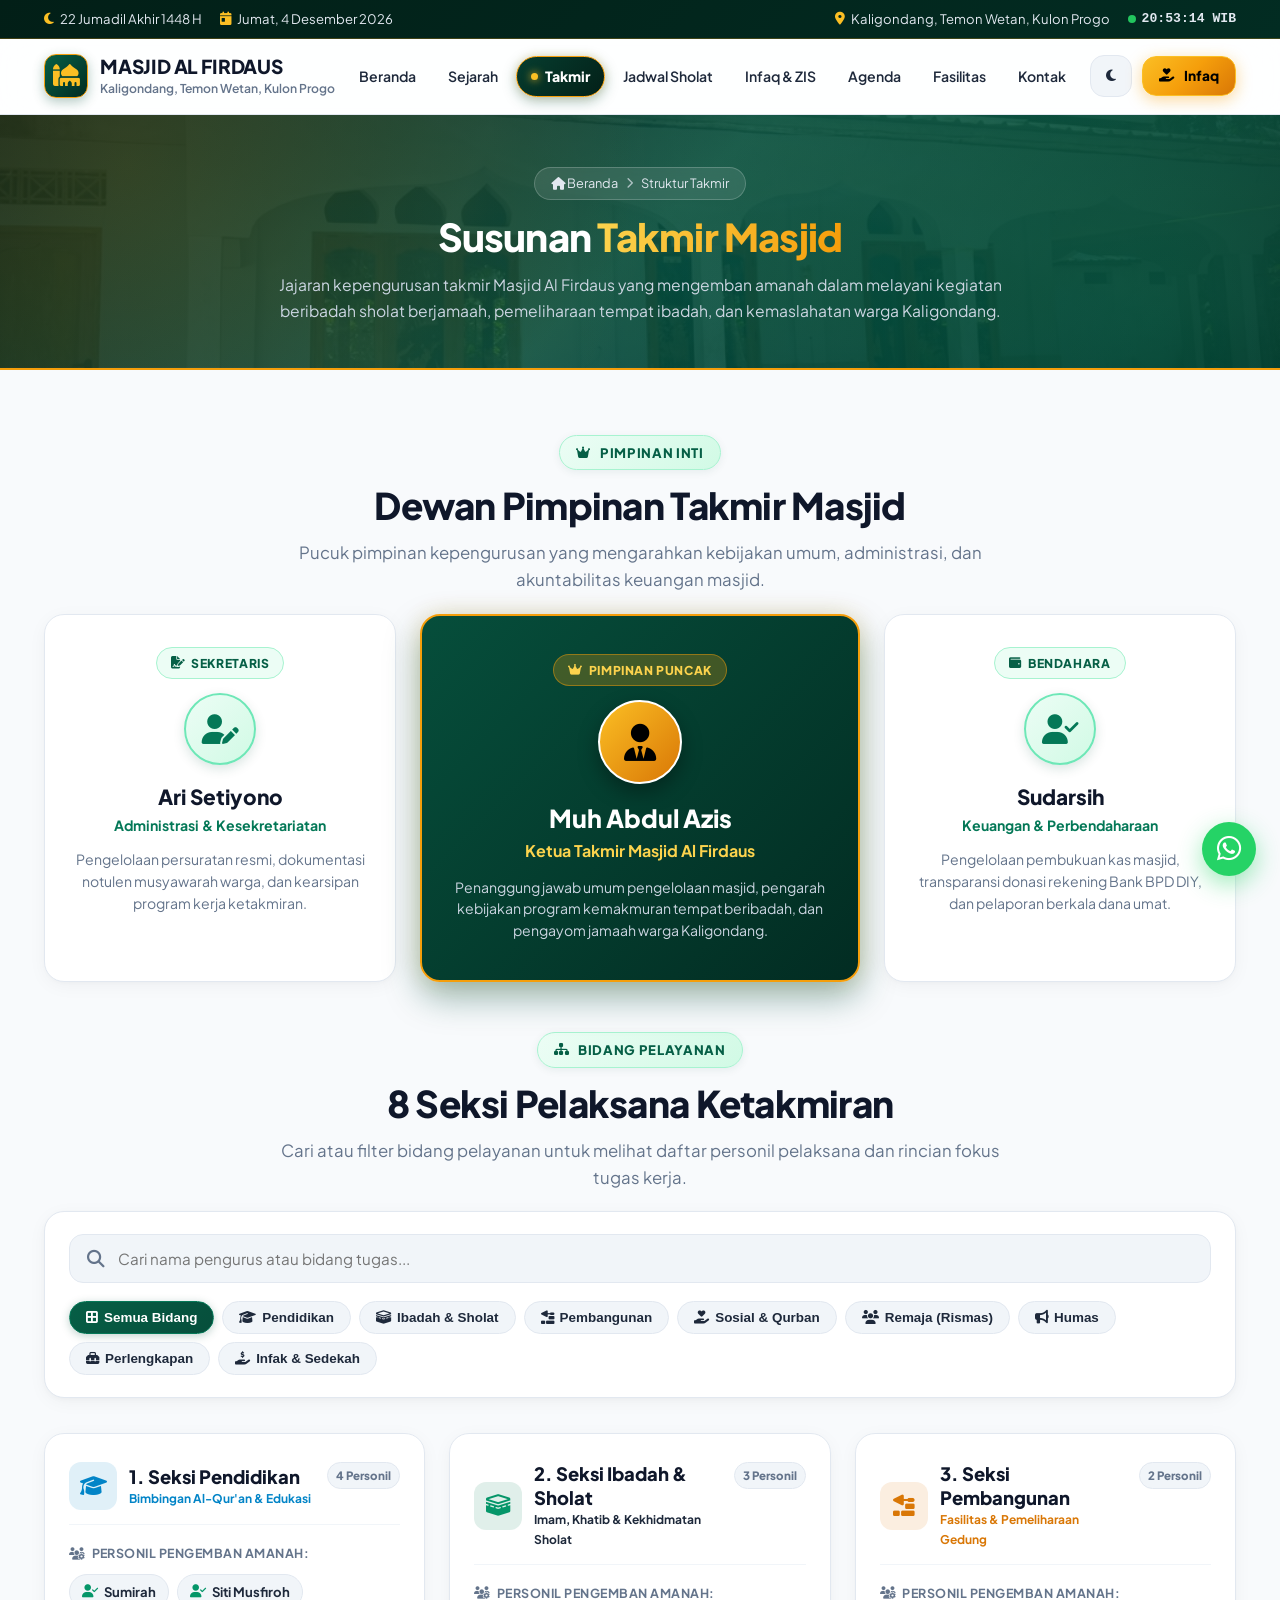
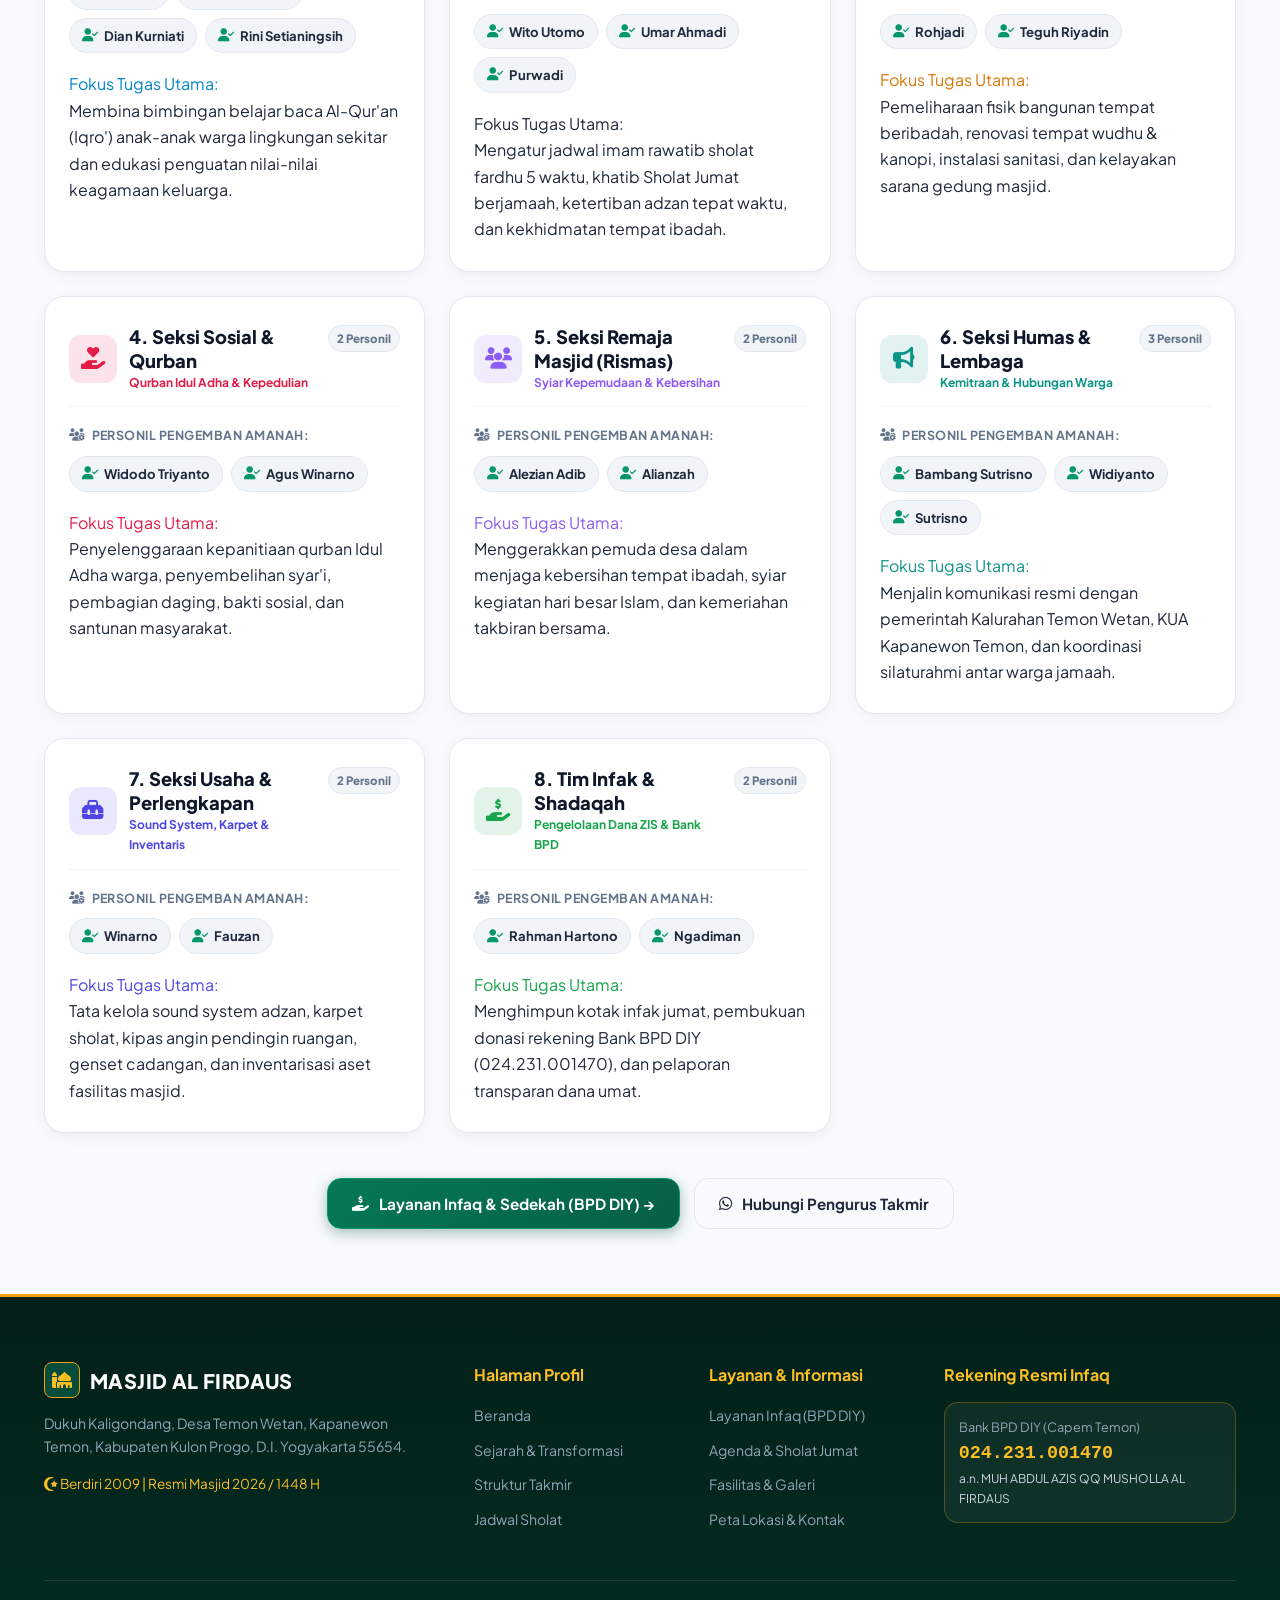
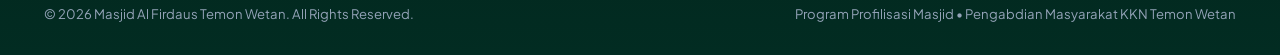
<file: takmir.html>
<!DOCTYPE html>
<html lang="id" data-theme="light">
<head>
  <meta charset="UTF-8">
  <meta name="viewport" content="width=device-width, initial-scale=1.0">
  <title>Susunan Takmir | Masjid Al Firdaus Temon Wetan</title>
  <meta name="description" content="Struktur kepengurusan takmir Masjid Al Firdaus Kaligondang, Temon Wetan, Kulon Progo periode resmi 2026 / 1448 H. Jajaran pimpinan dan 8 bidang pelayanan masjid warga.">

  <!-- Favicon -->
  <link rel="icon" href="data:image/svg+xml,<svg xmlns=%22http://www.w3.org/2000/svg%22 viewBox=%220 0 100 100%22><text y=%22.9em%22 font-size=%2290%22>🕌</text></svg>">

  <!-- Google Fonts Preconnect -->
  <link rel="preconnect" href="https://fonts.googleapis.com">
  <link rel="preconnect" href="https://fonts.gstatic.com" crossorigin>
  <link href="https://fonts.googleapis.com/css2?family=Amiri:ital,wght@0,400;0,700;1,400&family=Plus+Jakarta+Sans:wght@300;400;500;600;700;800&display=swap" rel="stylesheet">

  <!-- Font Awesome 6 -->
  <link rel="stylesheet" href="https://cdnjs.cloudflare.com/ajax/libs/font-awesome/6.5.1/css/all.min.css" />

  <!-- Modular CSS -->
  <link rel="stylesheet" href="css/animations.css?v=2.2">
  <link rel="stylesheet" href="css/global.css?v=2.2">
  <link rel="stylesheet" href="css/takmir.css?v=2.2">
</head>
<body>

  <!-- Top Bar -->
  <div class="top-bar">
    <div class="container top-bar-inner">
      <div class="top-bar-left">
        <div class="top-bar-item">
          <i class="fa-solid fa-moon"></i>
          <span id="header-hijri-date">4 Muharram 1448 H</span>
        </div>
        <div class="top-bar-item">
          <i class="fa-solid fa-calendar-day"></i>
          <span id="header-masehi-date">Memuat tanggal...</span>
        </div>
      </div>
      <div class="top-bar-right">
        <div class="top-bar-item">
          <i class="fa-solid fa-location-dot"></i>
          <span>Kaligondang, Temon Wetan, Kulon Progo</span>
        </div>
        <div class="top-bar-item">
          <span class="live-dot"></span>
          <span id="live-clock" style="font-family: monospace; font-weight: 700;">--:--:-- WIB</span>
        </div>
      </div>
    </div>
  </div>

  <!-- Header -->
  <header class="header">
    <div class="container header-inner">
      <a href="index.html" class="brand-logo">
        <div class="logo-emblem">
          <i class="fa-solid fa-mosque"></i>
        </div>
        <div class="brand-text">
          <span class="brand-title">MASJID AL FIRDAUS</span>
          <span class="brand-subtitle">Kaligondang, Temon Wetan, Kulon Progo</span>
        </div>
      </a>

      <nav class="nav-menu" id="nav-menu">
        <a href="index.html" class="nav-link">Beranda</a>
        <a href="sejarah.html" class="nav-link">Sejarah</a>
        <a href="takmir.html" class="nav-link active">Takmir</a>
        <a href="jadwal-sholat.html" class="nav-link">Jadwal Sholat</a>
        <a href="infaq.html" class="nav-link">Infaq & ZIS</a>
        <a href="agenda.html" class="nav-link">Agenda</a>
        <a href="fasilitas.html" class="nav-link">Fasilitas</a>
        <a href="kontak.html" class="nav-link">Kontak</a>
      </nav>

      <div class="nav-actions">
        <button class="btn-icon" id="theme-toggle" title="Ganti Mode Gelap/Terang" aria-label="Ganti Tema">
          <i class="fa-solid fa-moon"></i>
        </button>
        <a href="infaq.html" class="btn btn-gold btn-sm nav-btn-infaq">
          <i class="fa-solid fa-hand-holding-heart"></i> Infaq
        </a>
        <button class="btn-icon mobile-toggle" id="mobile-toggle" aria-label="Buka Menu">
          <i class="fa-solid fa-bars"></i>
        </button>
      </div>
    </div>
  </header>

  <main>
    <!-- Page Header Banner -->
    <section class="page-header-banner">
      <div class="container page-header-content">
        <div class="breadcrumb">
          <a href="index.html"><i class="fa-solid fa-house"></i> Beranda</a>
          <i class="fa-solid fa-chevron-right" style="font-size: 0.7rem; opacity: 0.7;"></i>
          <span>Struktur Takmir</span>
        </div>
        <h1 class="page-banner-title">
          Susunan <span>Takmir Masjid</span>
        </h1>
        <p class="page-banner-desc">
          Jajaran kepengurusan takmir Masjid Al Firdaus yang mengemban amanah dalam melayani kegiatan beribadah sholat berjamaah, pemeliharaan tempat ibadah, dan kemaslahatan warga Kaligondang.
        </p>
      </div>
    </section>

    <!-- Main Content Section -->
    <section class="section">
      <div class="container">
        
        <!-- 1. DEWAN PIMPINAN UTAMA (EXECUTIVE LEADERSHIP TRIO) -->
        <div class="exec-leadership-section">
          <div class="section-header" style="margin-bottom: 20px;">
            <span class="section-badge"><i class="fa-solid fa-crown"></i> Pimpinan Inti</span>
            <h2 class="section-title">Dewan Pimpinan Takmir Masjid</h2>
            <p class="section-subtitle">
              Pucuk pimpinan kepengurusan yang mengarahkan kebijakan umum, administrasi, dan akuntabilitas keuangan masjid.
            </p>
          </div>

          <div class="exec-trio-grid">
            
            <!-- Sekretaris -->
            <div class="exec-card leader-side animate-fade-in">
              <span class="exec-badge-pill"><i class="fa-solid fa-file-signature"></i> Sekretaris</span>
              <div class="exec-avatar-circle">
                <i class="fa-solid fa-user-pen"></i>
              </div>
              <h3 class="exec-person-name">Ari Setiyono</h3>
              <div class="exec-person-role">Administrasi & Kesekretariatan</div>
              <p class="exec-person-desc">
                Pengelolaan persuratan resmi, dokumentasi notulen musyawarah warga, dan kearsipan program kerja ketakmiran.
              </p>
            </div>

            <!-- Ketua Takmir (Center Showcase) -->
            <div class="exec-card leader-main animate-fade-in">
              <span class="exec-badge-pill"><i class="fa-solid fa-crown"></i> Pimpinan Puncak</span>
              <div class="exec-avatar-circle">
                <i class="fa-solid fa-user-tie"></i>
              </div>
              <h2 class="exec-person-name" style="font-size: 1.55rem;">Muh Abdul Azis</h2>
              <div class="exec-person-role" style="font-size: 1rem;">Ketua Takmir Masjid Al Firdaus</div>
              <p class="exec-person-desc">
                Penanggung jawab umum pengelolaan masjid, pengarah kebijakan program kemakmuran tempat beribadah, dan pengayom jamaah warga Kaligondang.
              </p>
            </div>

            <!-- Bendahara -->
            <div class="exec-card leader-side animate-fade-in">
              <span class="exec-badge-pill"><i class="fa-solid fa-wallet"></i> Bendahara</span>
              <div class="exec-avatar-circle">
                <i class="fa-solid fa-user-check"></i>
              </div>
              <h3 class="exec-person-name">Sudarsih</h3>
              <div class="exec-person-role">Keuangan & Perbendaharaan</div>
              <p class="exec-person-desc">
                Pengelolaan pembukuan kas masjid, transparansi donasi rekening Bank BPD DIY, dan pelaporan berkala dana umat.
              </p>
            </div>

          </div>
        </div>

        <!-- 2. SMART SEARCH & FILTER CONTROL BAR -->
        <div class="section-header" style="margin-bottom: 20px; margin-top: 50px;">
          <span class="section-badge"><i class="fa-solid fa-sitemap"></i> Bidang Pelayanan</span>
          <h2 class="section-title">8 Seksi Pelaksana Ketakmiran</h2>
          <p class="section-subtitle">
            Cari atau filter bidang pelayanan untuk melihat daftar personil pelaksana dan rincian fokus tugas kerja.
          </p>
        </div>

        <div class="takmir-control-bar">
          <!-- Live Search Input -->
          <div class="takmir-search-wrap">
            <i class="fa-solid fa-magnifying-glass"></i>
            <input type="text" id="takmir-search-input" placeholder="Cari nama pengurus atau bidang tugas..." class="takmir-search-field" autocomplete="off">
          </div>

          <!-- Category Filter Pills -->
          <div class="dept-filter-pills" id="dept-filter-pills">
            <button class="dept-pill-btn active" data-dept="all"><i class="fa-solid fa-border-all"></i> Semua Bidang</button>
            <button class="dept-pill-btn" data-dept="pendidikan"><i class="fa-solid fa-graduation-cap"></i> Pendidikan</button>
            <button class="dept-pill-btn" data-dept="ibadah"><i class="fa-solid fa-kaaba"></i> Ibadah & Sholat</button>
            <button class="dept-pill-btn" data-dept="pembangunan"><i class="fa-solid fa-trowel-bricks"></i> Pembangunan</button>
            <button class="dept-pill-btn" data-dept="sosial"><i class="fa-solid fa-hand-holding-heart"></i> Sosial & Qurban</button>
            <button class="dept-pill-btn" data-dept="rismas"><i class="fa-solid fa-users"></i> Remaja (Rismas)</button>
            <button class="dept-pill-btn" data-dept="humas"><i class="fa-solid fa-bullhorn"></i> Humas</button>
            <button class="dept-pill-btn" data-dept="usaha"><i class="fa-solid fa-toolbox"></i> Perlengkapan</button>
            <button class="dept-pill-btn" data-dept="infaq"><i class="fa-solid fa-hand-holding-dollar"></i> Infak & Sedekah</button>
          </div>
        </div>

        <!-- 3. 8 RICH DEPARTMENT DOSSIER CARDS -->
        <div class="dept-showcase-grid" id="dept-showcase-grid">

          <!-- 1. Seksi Pendidikan -->
          <div class="dept-card" data-category="pendidikan">
            <div class="dept-card-top">
              <div class="dept-brand">
                <div class="dept-icon-box" style="background: rgba(2, 132, 199, 0.12); color: #0284c7;">
                  <i class="fa-solid fa-graduation-cap"></i>
                </div>
                <div>
                  <h3 class="dept-title">1. Seksi Pendidikan</h3>
                  <span class="dept-category-tag" style="color: #0284c7;">Bimbingan Al-Qur'an & Edukasi</span>
                </div>
              </div>
              <span class="dept-num-badge">4 Personil</span>
            </div>
            <div class="dept-members-container">
              <div class="dept-members-label"><i class="fa-solid fa-users-gear"></i> Personil Pengemban Amanah:</div>
              <div class="dept-members-chips">
                <span class="member-chip"><i class="fa-solid fa-user-check"></i> Sumirah</span>
                <span class="member-chip"><i class="fa-solid fa-user-check"></i> Siti Musfiroh</span>
                <span class="member-chip"><i class="fa-solid fa-user-check"></i> Dian Kurniati</span>
                <span class="member-chip"><i class="fa-solid fa-user-check"></i> Rini Setianingsih</span>
              </div>
            </div>
            <div class="dept-duty-box" style="border-left-color: #0284c7;">
              <div class="dept-duty-title" style="color: #0284c7;">Fokus Tugas Utama:</div>
              <div class="dept-duty-desc">
                Membina bimbingan belajar baca Al-Qur'an (Iqro') anak-anak warga lingkungan sekitar dan edukasi penguatan nilai-nilai keagamaan keluarga.
              </div>
            </div>
          </div>

          <!-- 2. Seksi Ibadah & Kemakmuran Sholat -->
          <div class="dept-card" data-category="ibadah">
            <div class="dept-card-top">
              <div class="dept-brand">
                <div class="dept-icon-box" style="background: rgba(4, 120, 87, 0.12); color: var(--primary-600);">
                  <i class="fa-solid fa-kaaba"></i>
                </div>
                <div>
                  <h3 class="dept-title">2. Seksi Ibadah & Sholat</h3>
                  <span class="dept-category-tag">Imam, Khatib & Kekhidmatan Sholat</span>
                </div>
              </div>
              <span class="dept-num-badge">3 Personil</span>
            </div>
            <div class="dept-members-container">
              <div class="dept-members-label"><i class="fa-solid fa-users-gear"></i> Personil Pengemban Amanah:</div>
              <div class="dept-members-chips">
                <span class="member-chip"><i class="fa-solid fa-user-check"></i> Wito Utomo</span>
                <span class="member-chip"><i class="fa-solid fa-user-check"></i> Umar Ahmadi</span>
                <span class="member-chip"><i class="fa-solid fa-user-check"></i> Purwadi</span>
              </div>
            </div>
            <div class="dept-duty-box" style="border-left-color: var(--primary-600);">
              <div class="dept-duty-title">Fokus Tugas Utama:</div>
              <div class="dept-duty-desc">
                Mengatur jadwal imam rawatib sholat fardhu 5 waktu, khatib Sholat Jumat berjamaah, ketertiban adzan tepat waktu, dan kekhidmatan tempat ibadah.
              </div>
            </div>
          </div>

          <!-- 3. Seksi Pembangunan & Sarana Fisik -->
          <div class="dept-card" data-category="pembangunan">
            <div class="dept-card-top">
              <div class="dept-brand">
                <div class="dept-icon-box" style="background: rgba(217, 119, 6, 0.12); color: #d97706;">
                  <i class="fa-solid fa-trowel-bricks"></i>
                </div>
                <div>
                  <h3 class="dept-title">3. Seksi Pembangunan</h3>
                  <span class="dept-category-tag" style="color: #d97706;">Fasilitas & Pemeliharaan Gedung</span>
                </div>
              </div>
              <span class="dept-num-badge">2 Personil</span>
            </div>
            <div class="dept-members-container">
              <div class="dept-members-label"><i class="fa-solid fa-users-gear"></i> Personil Pengemban Amanah:</div>
              <div class="dept-members-chips">
                <span class="member-chip"><i class="fa-solid fa-user-check"></i> Rohjadi</span>
                <span class="member-chip"><i class="fa-solid fa-user-check"></i> Teguh Riyadin</span>
              </div>
            </div>
            <div class="dept-duty-box" style="border-left-color: #d97706;">
              <div class="dept-duty-title" style="color: #d97706;">Fokus Tugas Utama:</div>
              <div class="dept-duty-desc">
                Pemeliharaan fisik bangunan tempat beribadah, renovasi tempat wudhu & kanopi, instalasi sanitasi, dan kelayakan sarana gedung masjid.
              </div>
            </div>
          </div>

          <!-- 4. Seksi Sosial & Penyelenggaraan Qurban -->
          <div class="dept-card" data-category="sosial">
            <div class="dept-card-top">
              <div class="dept-brand">
                <div class="dept-icon-box" style="background: rgba(225, 29, 72, 0.12); color: #e11d48;">
                  <i class="fa-solid fa-hand-holding-heart"></i>
                </div>
                <div>
                  <h3 class="dept-title">4. Seksi Sosial & Qurban</h3>
                  <span class="dept-category-tag" style="color: #e11d48;">Qurban Idul Adha & Kepedulian</span>
                </div>
              </div>
              <span class="dept-num-badge">2 Personil</span>
            </div>
            <div class="dept-members-container">
              <div class="dept-members-label"><i class="fa-solid fa-users-gear"></i> Personil Pengemban Amanah:</div>
              <div class="dept-members-chips">
                <span class="member-chip"><i class="fa-solid fa-user-check"></i> Widodo Triyanto</span>
                <span class="member-chip"><i class="fa-solid fa-user-check"></i> Agus Winarno</span>
              </div>
            </div>
            <div class="dept-duty-box" style="border-left-color: #e11d48;">
              <div class="dept-duty-title" style="color: #e11d48;">Fokus Tugas Utama:</div>
              <div class="dept-duty-desc">
                Penyelenggaraan kepanitiaan qurban Idul Adha warga, penyembelihan syar'i, pembagian daging, bakti sosial, dan santunan masyarakat.
              </div>
            </div>
          </div>

          <!-- 5. Seksi Remaja Islam Masjid (Rismas) -->
          <div class="dept-card" data-category="rismas">
            <div class="dept-card-top">
              <div class="dept-brand">
                <div class="dept-icon-box" style="background: rgba(139, 92, 246, 0.12); color: #8b5cf6;">
                  <i class="fa-solid fa-users"></i>
                </div>
                <div>
                  <h3 class="dept-title">5. Seksi Remaja Masjid (Rismas)</h3>
                  <span class="dept-category-tag" style="color: #8b5cf6;">Syiar Kepemudaan & Kebersihan</span>
                </div>
              </div>
              <span class="dept-num-badge">2 Personil</span>
            </div>
            <div class="dept-members-container">
              <div class="dept-members-label"><i class="fa-solid fa-users-gear"></i> Personil Pengemban Amanah:</div>
              <div class="dept-members-chips">
                <span class="member-chip"><i class="fa-solid fa-user-check"></i> Alezian Adib</span>
                <span class="member-chip"><i class="fa-solid fa-user-check"></i> Alianzah</span>
              </div>
            </div>
            <div class="dept-duty-box" style="border-left-color: #8b5cf6;">
              <div class="dept-duty-title" style="color: #8b5cf6;">Fokus Tugas Utama:</div>
              <div class="dept-duty-desc">
                Menggerakkan pemuda desa dalam menjaga kebersihan tempat ibadah, syiar kegiatan hari besar Islam, dan kemeriahan takbiran bersama.
              </div>
            </div>
          </div>

          <!-- 6. Seksi Humas & Hubungan Kelembagaan -->
          <div class="dept-card" data-category="humas">
            <div class="dept-card-top">
              <div class="dept-brand">
                <div class="dept-icon-box" style="background: rgba(13, 148, 136, 0.12); color: #0d9488;">
                  <i class="fa-solid fa-bullhorn"></i>
                </div>
                <div>
                  <h3 class="dept-title">6. Seksi Humas & Lembaga</h3>
                  <span class="dept-category-tag" style="color: #0d9488;">Kemitraan & Hubungan Warga</span>
                </div>
              </div>
              <span class="dept-num-badge">3 Personil</span>
            </div>
            <div class="dept-members-container">
              <div class="dept-members-label"><i class="fa-solid fa-users-gear"></i> Personil Pengemban Amanah:</div>
              <div class="dept-members-chips">
                <span class="member-chip"><i class="fa-solid fa-user-check"></i> Bambang Sutrisno</span>
                <span class="member-chip"><i class="fa-solid fa-user-check"></i> Widiyanto</span>
                <span class="member-chip"><i class="fa-solid fa-user-check"></i> Sutrisno</span>
              </div>
            </div>
            <div class="dept-duty-box" style="border-left-color: #0d9488;">
              <div class="dept-duty-title" style="color: #0d9488;">Fokus Tugas Utama:</div>
              <div class="dept-duty-desc">
                Menjalin komunikasi resmi dengan pemerintah Kalurahan Temon Wetan, KUA Kapanewon Temon, dan koordinasi silaturahmi antar warga jamaah.
              </div>
            </div>
          </div>

          <!-- 7. Seksi Logistik & Perlengkapan Ibadah -->
          <div class="dept-card" data-category="usaha">
            <div class="dept-card-top">
              <div class="dept-brand">
                <div class="dept-icon-box" style="background: rgba(79, 70, 229, 0.12); color: #4f46e5;">
                  <i class="fa-solid fa-toolbox"></i>
                </div>
                <div>
                  <h3 class="dept-title">7. Seksi Usaha & Perlengkapan</h3>
                  <span class="dept-category-tag" style="color: #4f46e5;">Sound System, Karpet & Inventaris</span>
                </div>
              </div>
              <span class="dept-num-badge">2 Personil</span>
            </div>
            <div class="dept-members-container">
              <div class="dept-members-label"><i class="fa-solid fa-users-gear"></i> Personil Pengemban Amanah:</div>
              <div class="dept-members-chips">
                <span class="member-chip"><i class="fa-solid fa-user-check"></i> Winarno</span>
                <span class="member-chip"><i class="fa-solid fa-user-check"></i> Fauzan</span>
              </div>
            </div>
            <div class="dept-duty-box" style="border-left-color: #4f46e5;">
              <div class="dept-duty-title" style="color: #4f46e5;">Fokus Tugas Utama:</div>
              <div class="dept-duty-desc">
                Tata kelola sound system adzan, karpet sholat, kipas angin pendingin ruangan, genset cadangan, dan inventarisasi aset fasilitas masjid.
              </div>
            </div>
          </div>

          <!-- 8. Tim Pengelola Infak & Shadaqah -->
          <div class="dept-card" data-category="infaq">
            <div class="dept-card-top">
              <div class="dept-brand">
                <div class="dept-icon-box" style="background: rgba(22, 163, 74, 0.12); color: #16a34a;">
                  <i class="fa-solid fa-hand-holding-dollar"></i>
                </div>
                <div>
                  <h3 class="dept-title">8. Tim Infak & Shadaqah</h3>
                  <span class="dept-category-tag" style="color: #16a34a;">Pengelolaan Dana ZIS & Bank BPD</span>
                </div>
              </div>
              <span class="dept-num-badge">2 Personil</span>
            </div>
            <div class="dept-members-container">
              <div class="dept-members-label"><i class="fa-solid fa-users-gear"></i> Personil Pengemban Amanah:</div>
              <div class="dept-members-chips">
                <span class="member-chip"><i class="fa-solid fa-user-check"></i> Rahman Hartono</span>
                <span class="member-chip"><i class="fa-solid fa-user-check"></i> Ngadiman</span>
              </div>
            </div>
            <div class="dept-duty-box" style="border-left-color: #16a34a;">
              <div class="dept-duty-title" style="color: #16a34a;">Fokus Tugas Utama:</div>
              <div class="dept-duty-desc">
                Menghimpun kotak infak jumat, pembukuan donasi rekening Bank BPD DIY (024.231.001470), dan pelaporan transparan dana umat.
              </div>
            </div>
          </div>

        </div>

        <!-- No Results Fallback for Search -->
        <div id="dept-no-results" style="display: none; text-align: center; padding: 40px 20px; background: var(--bg-surface); border: 1px dashed var(--border-color); border-radius: var(--radius-lg); margin-bottom: 40px;">
          <i class="fa-solid fa-magnifying-glass" style="font-size: 2rem; color: var(--text-muted); margin-bottom: 12px; display: block;"></i>
          <h4 style="font-size: 1.15rem; font-weight: 800; color: var(--text-heading); margin-bottom: 6px;">Tidak Menemukan Pengurus atau Bidang</h4>
          <p style="font-size: 0.9rem; color: var(--text-muted);">Silakan coba kata kunci pencarian lain atau pilih tombol filter kategori.</p>
        </div>

        <!-- Next Navigation Actions -->
        <div style="margin-top: 45px; text-align: center; display: flex; justify-content: center; gap: 14px; flex-wrap: wrap;">
          <a href="infaq.html" class="btn btn-primary">
            <i class="fa-solid fa-hand-holding-dollar"></i> Layanan Infaq & Sedekah (BPD DIY) &rarr;
          </a>
          <a href="https://wa.me/6281229423441?text=Assalamu%27alaikum%20Pengurus%20Takmir%20Masjid%20Al%20Firdaus" target="_blank" rel="noopener noreferrer" class="btn btn-outline">
            <i class="fa-brands fa-whatsapp"></i> Hubungi Pengurus Takmir
          </a>
        </div>

      </div>
    </section>
  </main>

  <!-- Footer -->
  <footer class="footer">
    <div class="container">
      <div class="footer-grid">
        <div>
          <div style="display: flex; align-items: center; gap: 10px; margin-bottom: 14px;">
            <div style="width: 36px; height: 36px; border-radius: 8px; background: var(--primary-900); border: 1px solid var(--gold-500); display: flex; align-items: center; justify-content: center; color: var(--gold-400);">
              <i class="fa-solid fa-mosque"></i>
            </div>
            <span class="footer-brand-title">MASJID AL FIRDAUS</span>
          </div>
          <p class="footer-desc">
            Dukuh Kaligondang, Desa Temon Wetan, Kapanewon Temon, Kabupaten Kulon Progo, D.I. Yogyakarta 55654.
          </p>
          <div style="font-size: 0.85rem; color: var(--gold-400);">
            <i class="fa-solid fa-star-and-crescent"></i> Berdiri 2009 | Resmi Masjid 2026 / 1448 H
          </div>
        </div>

        <div>
          <h4 class="footer-col-title">Halaman Profil</h4>
          <ul class="footer-links">
            <li><a href="index.html">Beranda</a></li>
            <li><a href="sejarah.html">Sejarah & Transformasi</a></li>
            <li><a href="takmir.html">Struktur Takmir</a></li>
            <li><a href="jadwal-sholat.html">Jadwal Sholat</a></li>
          </ul>
        </div>

        <div>
          <h4 class="footer-col-title">Layanan & Informasi</h4>
          <ul class="footer-links">
            <li><a href="infaq.html">Layanan Infaq (BPD DIY)</a></li>
            <li><a href="agenda.html">Agenda & Sholat Jumat</a></li>
            <li><a href="fasilitas.html">Fasilitas & Galeri</a></li>
            <li><a href="kontak.html">Peta Lokasi & Kontak</a></li>
          </ul>
        </div>

        <div>
          <h4 class="footer-col-title">Rekening Resmi Infaq</h4>
          <div style="background: rgba(255,255,255,0.05); padding: 14px; border-radius: var(--radius-md); border: 1px solid rgba(245,158,11,0.3); margin-bottom: 12px;">
            <div style="font-size: 0.8rem; color: #94a3b8;">Bank BPD DIY (Capem Temon)</div>
            <div style="font-family: monospace; font-size: 1.15rem; font-weight: 800; color: var(--gold-400);">024.231.001470</div>
            <div style="font-size: 0.75rem; color: #cbd5e1;">a.n. MUH ABDUL AZIS QQ MUSHOLLA AL FIRDAUS</div>
          </div>
        </div>
      </div>

      <div class="footer-bottom">
        <div>&copy; 2026 Masjid Al Firdaus Temon Wetan. All Rights Reserved.</div>
        <div>Program Profilisasi Masjid &bull; Pengabdian Masyarakat KKN Temon Wetan</div>
      </div>
    </div>
  </footer>

  <a href="https://wa.me/6281229423441?text=Assalamu%27alaikum%20Pengurus%20Masjid%20Al%20Firdaus%20Temon%20Wetan" target="_blank" rel="noopener noreferrer" class="floating-wa-btn" title="Hubungi Takmir via WhatsApp">
    <i class="fa-brands fa-whatsapp"></i>
  </a>

  <!-- Modular Scripts -->
  <script src="js/data-takmir.js?v=2.2"></script>
  <script src="js/prayer-times.js?v=2.2"></script>
  <script src="js/global.js?v=2.2"></script>
  <script src="js/takmir.js?v=2.2"></script>
</body>
</html>
</file>
<file: css/animations.css>
/**
 * Animations & Micro-interactions - Masjid Al Firdaus
 * Kumpulan Keyframes, Transisi Halus, dan Efek Interaktif
 */

/* Fade In Up */
@keyframes fadeInUp {
  from {
    opacity: 0;
    transform: translateY(18px);
  }
  to {
    opacity: 1;
    transform: translateY(0);
  }
}

.animate-fade-in {
  animation: fadeInUp 0.45s cubic-bezier(0.16, 1, 0.3, 1) forwards;
}

/* Subtle Floating */
@keyframes floatSubtle {
  0%, 100% {
    transform: translateY(0);
  }
  50% {
    transform: translateY(-5px);
  }
}

.animate-float {
  animation: floatSubtle 4s ease-in-out infinite;
}

/* Pulse Dot for Live Indicator */
@keyframes pulseDot {
  0% {
    transform: scale(0.95);
    box-shadow: 0 0 0 0 rgba(34, 197, 94, 0.7);
  }
  70% {
    transform: scale(1.15);
    box-shadow: 0 0 0 8px rgba(34, 197, 94, 0);
  }
  100% {
    transform: scale(0.95);
    box-shadow: 0 0 0 0 rgba(34, 197, 94, 0);
  }
}

.live-dot {
  width: 8px;
  height: 8px;
  background-color: #22c55e;
  border-radius: 50%;
  display: inline-block;
  animation: pulseDot 2s infinite;
}

/* Pulse for WhatsApp Floating Button */
@keyframes pulseWa {
  0% {
    box-shadow: 0 0 0 0 rgba(37, 211, 102, 0.6);
  }
  70% {
    box-shadow: 0 0 0 14px rgba(37, 211, 102, 0);
  }
  100% {
    box-shadow: 0 0 0 0 rgba(37, 211, 102, 0);
  }
}

.floating-wa-btn {
  animation: pulseWa 2.8s infinite;
}

/* Shimmer Highlight Effect */
@keyframes shimmerGlow {
  0% {
    background-position: -200% 0;
  }
  100% {
    background-position: 200% 0;
  }
}

.shimmer-badge {
  background: linear-gradient(90deg, rgba(245, 158, 11, 0.15) 0%, rgba(245, 158, 11, 0.4) 50%, rgba(245, 158, 11, 0.15) 100%);
  background-size: 200% 100%;
  animation: shimmerGlow 3s infinite;
}

/* Halo Glow for Active Prayer Card */
@keyframes haloGlow {
  0%, 100% {
    box-shadow: 0 8px 24px rgba(6, 78, 59, 0.4), 0 0 12px rgba(245, 158, 11, 0.2);
  }
  50% {
    box-shadow: 0 12px 30px rgba(6, 78, 59, 0.6), 0 0 20px rgba(245, 158, 11, 0.45);
  }
}

/* Navbar Active Pill Animations */
@keyframes navPillPop {
  0% {
    transform: scale(0.92);
    opacity: 0.8;
  }
  50% {
    transform: scale(1.04);
  }
  100% {
    transform: scale(1);
    opacity: 1;
  }
}

@keyframes navDotGlow {
  0%, 100% {
    transform: scale(1);
    opacity: 0.9;
    box-shadow: 0 0 6px rgba(245, 158, 11, 0.7);
  }
  50% {
    transform: scale(1.35);
    opacity: 1;
    box-shadow: 0 0 12px rgba(245, 158, 11, 1), 0 0 4px #ffffff;
  }
}

.prayer-card.next-prayer {
  animation: haloGlow 3s ease-in-out infinite;
}
</file>
<file: css/global.css>
/**
 * Global Design System & Common Components - Masjid Al Firdaus
 * Terdiri dari CSS Tokens, Typography, Header, Topbar, Footer, Buttons, Toast & Floating Actions
 */

/* ==========================================================================
   CSS CUSTOM PROPERTIES (DESIGN SYSTEM TOKENS)
   ========================================================================== */
:root {
  /* Islamic Deep Emerald Palette */
  --primary-50: #ecfdf5;
  --primary-100: #d1fae5;
  --primary-200: #a7f3d0;
  --primary-300: #6ee7b7;
  --primary-400: #34d399;
  --primary-500: #10b981;
  --primary-600: #059669;
  --primary-700: #047857;
  --primary-800: #065f46;
  --primary-900: #064e3b;
  --primary-950: #022c22;

  /* Warm Gold Palette */
  --gold-50: #fffbeb;
  --gold-100: #fef3c7;
  --gold-200: #fde68a;
  --gold-300: #fcd34d;
  --gold-400: #fbbf24;
  --gold-500: #f59e0b;
  --gold-600: #d97706;
  --gold-700: #b45309;

  /* Neutral Slate (Light Mode) */
  --bg-body: #f8fafc;
  --bg-surface: #ffffff;
  --bg-surface-alt: #f1f5f9;
  --text-main: #1e293b;
  --text-muted: #64748b;
  --text-heading: #0f172a;
  --border-color: #e2e8f0;
  --border-light: #f1f5f9;
  --border-gold: rgba(245, 158, 11, 0.4);

  /* Glassmorphism Tokens */
  --glass-bg: rgba(255, 255, 255, 0.85);
  --glass-border: rgba(255, 255, 255, 0.25);
  --glass-shadow: 0 8px 32px rgba(0, 0, 0, 0.08);

  /* Shadows & Elevation */
  --card-shadow: 0 4px 20px -2px rgba(0, 0, 0, 0.05), 0 2px 6px -1px rgba(0, 0, 0, 0.03);
  --card-shadow-hover: 0 16px 36px -4px rgba(6, 78, 59, 0.18), 0 4px 12px -2px rgba(0, 0, 0, 0.05);
  --hero-shadow: 0 20px 40px -15px rgba(6, 78, 59, 0.35);
  --gold-glow: 0 4px 20px rgba(245, 158, 11, 0.3);

  /* Dimensions & Spacing */
  --radius-sm: 8px;
  --radius-md: 14px;
  --radius-lg: 20px;
  --radius-full: 9999px;
  --nav-height: 76px;
  --transition: all 0.28s cubic-bezier(0.4, 0, 0.2, 1);
}

/* Dark Mode Tokens */
[data-theme="dark"] {
  --bg-body: #071813;
  --bg-surface: #0d2820;
  --bg-surface-alt: #13352b;
  --text-main: #cbd5e1;
  --text-muted: #94a3b8;
  --text-heading: #f8fafc;
  --border-color: #1a4237;
  --border-light: #13352b;
  --border-gold: rgba(245, 158, 11, 0.35);
  --glass-bg: rgba(13, 40, 32, 0.85);
  --glass-border: rgba(245, 158, 11, 0.15);
  --glass-shadow: 0 8px 32px rgba(0, 0, 0, 0.4);
  --card-shadow: 0 4px 20px -2px rgba(0, 0, 0, 0.5);
  --card-shadow-hover: 0 16px 36px -4px rgba(0, 0, 0, 0.7), 0 0 20px rgba(245, 158, 11, 0.2);
}

/* ==========================================================================
   BASE & RESET
   ========================================================================== */
*, *::before, *::after {
  box-sizing: border-box;
  margin: 0;
  padding: 0;
}

html {
  scroll-behavior: smooth;
  font-size: 16px;
}

body {
  font-family: 'Plus Jakarta Sans', -apple-system, BlinkMacSystemFont, 'Segoe UI', Roboto, sans-serif;
  background-color: var(--bg-body);
  color: var(--text-main);
  line-height: 1.65;
  transition: background-color 0.3s ease, color 0.3s ease;
  overflow-x: hidden;
}

.arabic-text {
  font-family: 'Amiri', serif;
  font-weight: 700;
  direction: rtl;
  letter-spacing: 0.02em;
}

a {
  color: inherit;
  text-decoration: none;
  transition: var(--transition);
}

ul, ol {
  list-style: none;
}

img {
  max-width: 100%;
  height: auto;
  display: block;
}

/* Container & Layout */
.container {
  width: 100%;
  max-width: 1240px;
  margin-left: auto;
  margin-right: auto;
  padding-left: 24px;
  padding-right: 24px;
}

.section {
  padding: 65px 0;
  position: relative;
}

.section-alt {
  background-color: var(--bg-surface-alt);
}

.section-header {
  text-align: center;
  max-width: 740px;
  margin: 0 auto 45px auto;
}

.section-badge {
  display: inline-flex;
  align-items: center;
  gap: 8px;
  background: linear-gradient(135deg, var(--primary-50) 0%, var(--primary-100) 100%);
  color: var(--primary-800);
  padding: 6px 16px;
  border-radius: var(--radius-full);
  font-size: 0.82rem;
  font-weight: 800;
  letter-spacing: 0.05em;
  text-transform: uppercase;
  margin-bottom: 12px;
  border: 1px solid var(--primary-200);
  box-shadow: 0 2px 8px rgba(6, 78, 59, 0.08);
}

[data-theme="dark"] .section-badge {
  background: linear-gradient(135deg, var(--primary-900) 0%, #064e3b 100%);
  color: var(--gold-300);
  border-color: var(--border-gold);
}

.section-title {
  font-size: 2.3rem;
  font-weight: 800;
  color: var(--text-heading);
  letter-spacing: -0.02em;
  line-height: 1.25;
  margin-bottom: 12px;
}

.section-subtitle {
  font-size: 1.05rem;
  color: var(--text-muted);
  line-height: 1.6;
}

/* ==========================================================================
   BUTTONS & UI CONTROLS (LUXURY HOVER & GLOW)
   ========================================================================== */
.btn {
  display: inline-flex;
  align-items: center;
  justify-content: center;
  gap: 10px;
  padding: 12px 24px;
  border-radius: var(--radius-md);
  font-weight: 700;
  font-size: 0.95rem;
  cursor: pointer;
  border: none;
  transition: var(--transition);
  text-align: center;
  position: relative;
  overflow: hidden;
}

.btn:active {
  transform: scale(0.98);
}

.btn-primary {
  background: linear-gradient(135deg, var(--primary-700) 0%, var(--primary-800) 100%);
  color: #ffffff;
  box-shadow: 0 4px 14px rgba(6, 78, 59, 0.35);
  border: 1px solid var(--primary-600);
}

.btn-primary:hover {
  background: linear-gradient(135deg, var(--primary-600) 0%, var(--primary-700) 100%);
  transform: translateY(-2px) scale(1.02);
  box-shadow: 0 8px 22px rgba(6, 78, 59, 0.45);
  color: #ffffff;
}

.btn-gold {
  background: linear-gradient(135deg, var(--gold-400) 0%, var(--gold-500) 50%, var(--gold-600) 100%);
  color: #000000;
  font-weight: 800;
  box-shadow: 0 4px 16px rgba(245, 158, 11, 0.4);
  border: 1px solid var(--gold-400);
}

.btn-gold:hover {
  background: linear-gradient(135deg, var(--gold-300) 0%, var(--gold-400) 50%, var(--gold-500) 100%);
  transform: translateY(-2px) scale(1.02);
  box-shadow: 0 8px 25px rgba(245, 158, 11, 0.55);
  color: #000000;
}

.btn-outline {
  background-color: transparent;
  color: var(--text-main);
  border: 1px solid var(--border-color);
}

.btn-outline:hover {
  background-color: var(--bg-surface-alt);
  border-color: var(--primary-600);
  color: var(--primary-700);
}

.btn-sm {
  padding: 8px 16px;
  font-size: 0.85rem;
}

.btn-icon {
  width: 42px;
  height: 42px;
  border-radius: var(--radius-md);
  display: inline-flex;
  align-items: center;
  justify-content: center;
  background-color: var(--bg-surface-alt);
  border: 1px solid var(--border-color);
  color: var(--text-main);
  cursor: pointer;
  transition: var(--transition);
}

.btn-icon:hover {
  background-color: var(--primary-50);
  color: var(--primary-700);
  border-color: var(--primary-300);
  transform: translateY(-2px);
}

[data-theme="dark"] .btn-icon:hover {
  background-color: var(--primary-900);
  color: var(--gold-400);
  border-color: var(--border-gold);
}

/* ==========================================================================
   TOP BAR & FROSTED GLASS HEADER
   ========================================================================== */
.top-bar {
  background: linear-gradient(135deg, #021f17 0%, var(--primary-950) 100%);
  color: #e2e8f0;
  font-size: 0.82rem;
  padding: 8px 0;
  border-bottom: 1px solid rgba(245, 158, 11, 0.25);
}

.top-bar-inner {
  display: flex;
  justify-content: space-between;
  align-items: center;
  flex-wrap: wrap;
  gap: 10px;
}

.top-bar-left, .top-bar-right {
  display: flex;
  align-items: center;
  gap: 18px;
}

.top-bar-item {
  display: flex;
  align-items: center;
  gap: 6px;
}

.top-bar-item i {
  color: var(--gold-400);
}

/* Frosted Glass Header */
.header {
  position: sticky;
  top: 0;
  z-index: 1000;
  background-color: var(--glass-bg);
  backdrop-filter: blur(16px);
  -webkit-backdrop-filter: blur(16px);
  border-bottom: 1px solid var(--border-color);
  height: var(--nav-height);
  transition: var(--transition);
}

.header.scrolled {
  box-shadow: 0 10px 30px -5px rgba(0, 0, 0, 0.12);
  border-bottom-color: var(--border-gold);
}

.header-inner {
  display: flex;
  justify-content: space-between;
  align-items: center;
  height: 100%;
}

.brand-logo {
  display: flex;
  align-items: center;
  gap: 12px;
}

.logo-emblem {
  width: 44px;
  height: 44px;
  border-radius: 12px;
  background: linear-gradient(135deg, var(--primary-800) 0%, var(--primary-950) 100%);
  display: flex;
  align-items: center;
  justify-content: center;
  color: var(--gold-400);
  font-size: 1.35rem;
  border: 1px solid var(--gold-500);
  box-shadow: 0 4px 12px rgba(6, 78, 59, 0.3);
  flex-shrink: 0;
  transition: var(--transition);
}

.brand-logo:hover .logo-emblem {
  transform: rotate(-5deg) scale(1.05);
}

.brand-text {
  display: flex;
  flex-direction: column;
}

.brand-title {
  font-size: 1.2rem;
  font-weight: 800;
  color: var(--text-heading);
  letter-spacing: -0.01em;
  line-height: 1.2;
}

.brand-subtitle {
  font-size: 0.76rem;
  color: var(--text-muted);
  font-weight: 600;
}

/* Nav Menu */
.nav-menu {
  display: flex;
  align-items: center;
  gap: 4px;
}

.nav-link {
  font-size: 0.88rem;
  font-weight: 600;
  color: var(--text-main);
  padding: 8px 14px;
  border-radius: var(--radius-full);
  display: inline-flex;
  align-items: center;
  gap: 7px;
  white-space: nowrap;
  position: relative;
  transition: all 0.25s cubic-bezier(0.4, 0, 0.2, 1);
  text-decoration: none;
}

.nav-link:hover {
  color: var(--primary-800);
  background-color: var(--primary-50);
  transform: translateY(-1px);
}

[data-theme="dark"] .nav-link:hover {
  color: var(--gold-300);
  background-color: var(--primary-900);
}

/* Active Nav Indicator with Pulsing Live Dot */
.nav-link.active {
  color: #ffffff;
  font-weight: 800;
  background: linear-gradient(135deg, #063d2f 0%, #032018 100%);
  border: 1px solid var(--gold-500);
  box-shadow: 0 4px 14px rgba(6, 78, 59, 0.35), 0 0 8px rgba(245, 158, 11, 0.2);
  animation: navPillPop 0.35s cubic-bezier(0.34, 1.56, 0.64, 1);
}

.nav-link.active::before {
  content: '';
  display: inline-block;
  width: 7px;
  height: 7px;
  border-radius: 50%;
  background: var(--gold-400);
  box-shadow: 0 0 8px var(--gold-400);
  animation: navDotGlow 2s infinite ease-in-out;
  flex-shrink: 0;
}

[data-theme="dark"] .nav-link.active {
  color: #06261c;
  background: linear-gradient(135deg, var(--gold-300) 0%, var(--gold-500) 100%);
  border-color: #ffffff;
  box-shadow: 0 4px 16px rgba(245, 158, 11, 0.4), 0 0 12px rgba(245, 158, 11, 0.3);
}

[data-theme="dark"] .nav-link.active::before {
  background: #063d2f;
  box-shadow: 0 0 6px #063d2f;
  animation: navDotGlow 2s infinite ease-in-out;
}

.nav-actions {
  display: flex;
  align-items: center;
  gap: 10px;
}

.mobile-toggle {
  display: none;
}

/* ==========================================================================
   PAGE HEADER BANNER (SUB-PAGES LUXURY GLOW)
   ========================================================================== */
.page-header-banner {
  background-image: linear-gradient(135deg, rgba(2, 31, 23, 0.92) 0%, rgba(6, 78, 59, 0.86) 50%, rgba(2, 44, 34, 0.94) 100%),
                    url('../assets/images/hero-masjid.jpg');
  background-size: cover;
  background-position: center;
  background-repeat: no-repeat;
  color: #ffffff;
  padding: 52px 0 44px;
  position: relative;
  overflow: hidden;
  border-bottom: 2px solid var(--gold-500);
}

.page-header-banner::before {
  content: '';
  position: absolute;
  inset: 0;
  background-image: radial-gradient(circle at 10% 20%, rgba(245, 158, 11, 0.15) 0%, transparent 45%),
                    radial-gradient(circle at 90% 80%, rgba(16, 185, 129, 0.18) 0%, transparent 50%);
  pointer-events: none;
}

.page-header-content {
  position: relative;
  z-index: 1;
  text-align: center;
  max-width: 800px;
  margin: 0 auto;
}

.breadcrumb {
  display: inline-flex;
  align-items: center;
  gap: 8px;
  background: rgba(255, 255, 255, 0.1);
  padding: 5px 16px;
  border-radius: var(--radius-full);
  font-size: 0.8rem;
  color: #e2e8f0;
  margin-bottom: 14px;
  backdrop-filter: blur(8px);
  border: 1px solid rgba(255, 255, 255, 0.2);
}

.breadcrumb a:hover {
  color: var(--gold-300);
}

.page-banner-title {
  font-size: 2.4rem;
  font-weight: 800;
  letter-spacing: -0.02em;
  line-height: 1.2;
  margin-bottom: 12px;
}

.page-banner-title span {
  color: var(--gold-400);
  background: linear-gradient(to right, var(--gold-300), var(--gold-500));
  -webkit-background-clip: text;
  -webkit-text-fill-color: transparent;
}

.page-banner-desc {
  font-size: 0.98rem;
  color: #cbd5e1;
  line-height: 1.65;
}

/* ==========================================================================
   FOOTER
   ========================================================================== */
.footer {
  background: linear-gradient(180deg, #032018 0%, var(--primary-950) 100%);
  color: #e2e8f0;
  padding: 65px 0 30px;
  border-top: 3px solid var(--gold-500);
}

.footer-grid {
  display: grid;
  grid-template-columns: 2fr 1fr 1fr 1.5fr;
  gap: 40px;
  margin-bottom: 40px;
}

.footer-brand-title {
  font-size: 1.25rem;
  font-weight: 800;
  color: #ffffff;
  letter-spacing: 0.02em;
}

.footer-desc {
  font-size: 0.88rem;
  color: #94a3b8;
  line-height: 1.6;
  margin-bottom: 16px;
}

.footer-col-title {
  font-size: 1rem;
  font-weight: 700;
  color: var(--gold-400);
  margin-bottom: 14px;
}

.footer-links li {
  margin-bottom: 8px;
}

.footer-links a {
  font-size: 0.88rem;
  color: #94a3b8;
  transition: var(--transition);
}

.footer-links a:hover {
  color: var(--gold-300);
  padding-left: 4px;
}

.footer-bottom {
  padding-top: 22px;
  border-top: 1px solid rgba(255, 255, 255, 0.1);
  display: flex;
  justify-content: space-between;
  align-items: center;
  flex-wrap: wrap;
  gap: 12px;
  font-size: 0.82rem;
  color: #94a3b8;
}

/* ==========================================================================
   TOAST NOTIFICATION & FLOATING ACTION BUTTONS
   ========================================================================== */
.toast-box {
  position: fixed;
  bottom: 30px;
  right: 30px;
  background: var(--primary-900);
  color: #ffffff;
  border: 1px solid var(--gold-500);
  padding: 12px 22px;
  border-radius: var(--radius-full);
  box-shadow: 0 12px 35px rgba(0, 0, 0, 0.45), 0 0 15px rgba(245, 158, 11, 0.25);
  display: flex;
  align-items: center;
  gap: 10px;
  font-weight: 700;
  font-size: 0.9rem;
  z-index: 9999;
  transform: translateY(100px);
  opacity: 0;
  transition: var(--transition);
}

.toast-box.show {
  transform: translateY(0);
  opacity: 1;
}

.floating-wa-btn {
  position: fixed;
  bottom: 24px;
  right: 24px;
  width: 54px;
  height: 54px;
  border-radius: 50%;
  background: #25d366;
  color: #ffffff;
  display: flex;
  align-items: center;
  justify-content: center;
  font-size: 1.75rem;
  box-shadow: 0 8px 25px rgba(37, 211, 102, 0.45);
  z-index: 900;
  transition: var(--transition);
}

.floating-wa-btn:hover {
  transform: scale(1.1);
  box-shadow: 0 12px 30px rgba(37, 211, 102, 0.65);
}

.scroll-to-top-btn {
  position: fixed;
  bottom: 24px;
  left: 24px;
  width: 46px;
  height: 46px;
  border-radius: 50%;
  background: var(--bg-surface);
  color: var(--primary-700);
  border: 1px solid var(--border-color);
  display: flex;
  align-items: center;
  justify-content: center;
  font-size: 1.1rem;
  box-shadow: 0 6px 18px rgba(0, 0, 0, 0.15);
  cursor: pointer;
  z-index: 850;
  opacity: 0;
  visibility: hidden;
  transform: translateY(20px);
  transition: var(--transition);
}

.scroll-to-top-btn.visible {
  opacity: 1;
  visibility: visible;
  transform: translateY(0);
}

.scroll-to-top-btn:hover {
  background: var(--primary-700);
  color: #ffffff;
  border-color: var(--primary-700);
  transform: translateY(-3px);
}

/* ==========================================================================
   SHARED CROSS-PAGE UTILITIES & CARDS
   ========================================================================== */
.task-breakdown-box {
  background: var(--bg-surface);
  border: 1px solid var(--border-color);
  border-radius: var(--radius-lg);
  padding: 30px 26px;
  box-shadow: var(--card-shadow);
  margin-top: 35px;
}

.task-column-grid {
  display: grid;
  grid-template-columns: repeat(auto-fit, minmax(260px, 1fr));
  gap: 20px;
  margin-top: 20px;
}

.task-item-card {
  background: var(--bg-surface-alt);
  border-radius: var(--radius-md);
  padding: 20px 18px;
  border-left: 4px solid var(--primary-600);
  transition: var(--transition);
}

.task-item-card:hover {
  transform: translateY(-3px);
  border-left-color: var(--gold-500);
}

.task-item-title {
  font-size: 0.98rem;
  font-weight: 800;
  color: var(--text-heading);
  margin-bottom: 6px;
}

.task-item-desc {
  font-size: 0.88rem;
  color: var(--text-muted);
  line-height: 1.55;
}

.infaq-feature-icon {
  width: 42px;
  height: 42px;
  border-radius: 12px;
  background: var(--primary-50);
  color: var(--primary-800);
  display: flex;
  align-items: center;
  justify-content: center;
  font-size: 1.2rem;
  flex-shrink: 0;
}

[data-theme="dark"] .infaq-feature-icon {
  background: var(--primary-900);
  color: var(--gold-400);
}

.board-highlight-card {
  background: linear-gradient(135deg, var(--primary-900) 0%, var(--primary-950) 100%);
  border: 2px solid var(--gold-500);
  border-radius: var(--radius-lg);
  padding: 32px 26px;
  color: #ffffff;
  box-shadow: 0 15px 35px rgba(6, 78, 59, 0.35), 0 0 20px rgba(245, 158, 11, 0.15);
}

/* ==========================================================================
   GLOBAL RESPONSIVE BREAKPOINTS (TABLET & MOBILE)
   ========================================================================== */
@media (max-width: 992px) {
  .mobile-toggle {
    display: flex;
  }
  .nav-btn-infaq {
    display: none;
  }
  .nav-menu {
    position: fixed;
    top: var(--nav-height);
    left: 0;
    width: 100%;
    background-color: var(--bg-surface);
    flex-direction: column;
    align-items: stretch;
    padding: 18px 16px 24px;
    gap: 6px;
    border-bottom: 1px solid var(--border-color);
    box-shadow: 0 15px 35px rgba(0, 0, 0, 0.25);
    transform: translateY(-160%);
    transition: transform 0.35s cubic-bezier(0.4, 0, 0.2, 1);
    z-index: 999;
    max-height: calc(100vh - var(--nav-height));
    overflow-y: auto;
  }
  .nav-menu.open {
    transform: translateY(0);
  }
  .nav-link {
    width: 100%;
    justify-content: flex-start;
    height: auto;
    padding: 12px 18px;
    font-size: 0.95rem;
    font-weight: 700;
    border-radius: var(--radius-md);
    white-space: normal;
  }
}

@media (max-width: 768px) {
  .container {
    padding: 0 16px;
  }
  .section {
    padding: 40px 0;
  }
  .section-header {
    margin-bottom: 26px;
  }
  .section-title {
    font-size: 1.75rem;
    line-height: 1.25;
  }
  .section-subtitle {
    font-size: 0.9rem;
    line-height: 1.55;
  }

  /* Top Bar Slim */
  .top-bar {
    padding: 6px 0;
    font-size: 0.72rem;
  }
  .top-bar-inner {
    display: flex;
    justify-content: space-between;
    align-items: center;
    flex-wrap: nowrap;
    gap: 8px;
  }
  .top-bar-left .top-bar-item:nth-child(2),
  .top-bar-right .top-bar-item:nth-child(1) {
    display: none !important;
  }

  /* Header */
  .header {
    height: 64px;
  }
  .brand-logo {
    gap: 8px;
    max-width: calc(100% - 90px);
    overflow: hidden;
  }
  .logo-emblem {
    width: 38px;
    height: 38px;
    font-size: 1.15rem;
    border-radius: 10px;
    flex-shrink: 0;
  }
  .brand-title {
    font-size: 0.96rem;
    white-space: nowrap;
    overflow: hidden;
    text-overflow: ellipsis;
  }
  .brand-subtitle {
    font-size: 0.65rem;
    max-width: 160px;
    white-space: nowrap;
    overflow: hidden;
    text-overflow: ellipsis;
  }

  /* Page Header Banner */
  .page-header-banner {
    padding: 32px 0 26px;
  }
  .page-banner-title {
    font-size: 1.75rem;
    line-height: 1.25;
    margin-bottom: 8px;
  }
  .page-banner-desc {
    font-size: 0.88rem;
    line-height: 1.5;
  }
  .breadcrumb {
    font-size: 0.75rem;
    padding: 4px 12px;
    margin-bottom: 8px;
  }

  /* Floating Buttons */
  .floating-wa-btn {
    bottom: 18px;
    right: 18px;
    width: 50px;
    height: 50px;
    font-size: 1.55rem;
  }
  .scroll-to-top-btn {
    bottom: 18px;
    left: 18px;
    width: 44px;
    height: 44px;
    font-size: 1.05rem;
  }
  .toast-box {
    left: 16px;
    right: 16px;
    bottom: 22px;
    width: auto;
    font-size: 0.84rem;
    padding: 12px 16px;
    text-align: center;
    justify-content: center;
  }

  /* Footer */
  .footer {
    padding: 40px 0 24px;
  }
  .footer-grid {
    grid-template-columns: 1fr;
    gap: 24px;
  }
  .footer-bottom {
    flex-direction: column;
    text-align: center;
    gap: 6px;
    padding-top: 18px;
    font-size: 0.78rem;
  }
}
</file>
<file: css/home.css>
/**
 * Home Page (Beranda) Styling - Masjid Al Firdaus
 * Khusus Halaman Beranda (Hero, Mini Prayer Widget, 7 Kartu Navigasi & Bank Passbook)
 */

/* ==========================================================================
   HERO SECTION (LUXURY AMBIENT LIGHT & PHOTO CARD)
   ========================================================================== */
.hero {
  position: relative;
  background-image: linear-gradient(135deg, rgba(2, 31, 23, 0.90) 0%, rgba(6, 78, 59, 0.82) 50%, rgba(2, 44, 34, 0.92) 100%),
                    url('../assets/images/hero-masjid.jpg');
  background-size: cover;
  background-position: center;
  background-repeat: no-repeat;
  color: #ffffff;
  padding: 85px 0 90px;
  overflow: hidden;
  border-bottom: 3px solid var(--gold-500);
}

.hero-bg-overlay {
  position: absolute;
  inset: 0;
  background-image: radial-gradient(circle at 15% 30%, rgba(245, 158, 11, 0.18) 0%, transparent 45%),
                    radial-gradient(circle at 85% 70%, rgba(16, 185, 129, 0.22) 0%, transparent 55%),
                    radial-gradient(circle at 50% 50%, rgba(6, 78, 59, 0.3) 0%, transparent 70%);
  pointer-events: none;
}

.hero-pattern {
  position: absolute;
  inset: 0;
  background-image: radial-gradient(rgba(245, 158, 11, 0.12) 1px, transparent 1px);
  background-size: 32px 32px;
  opacity: 0.35;
  pointer-events: none;
}

.hero-content {
  position: relative;
  z-index: 2;
  display: grid;
  grid-template-columns: 1.15fr 0.85fr;
  gap: 48px;
  align-items: center;
}

.hero-badge-group {
  display: flex;
  gap: 10px;
  flex-wrap: wrap;
  margin-bottom: 22px;
}

.hero-badge {
  display: inline-flex;
  align-items: center;
  gap: 8px;
  padding: 7px 16px;
  border-radius: var(--radius-full);
  font-size: 0.82rem;
  font-weight: 700;
  backdrop-filter: blur(8px);
  border: 1px solid rgba(255, 255, 255, 0.18);
  box-shadow: 0 4px 12px rgba(0, 0, 0, 0.2);
}

.hero-badge.highlight {
  background: rgba(245, 158, 11, 0.22);
  color: var(--gold-300);
  border-color: rgba(245, 158, 11, 0.45);
}

.hero-badge.status {
  background: rgba(16, 185, 129, 0.22);
  color: #a7f3d0;
  border-color: rgba(16, 185, 129, 0.45);
}

.hero-title {
  font-size: 3.2rem;
  font-weight: 900;
  line-height: 1.15;
  letter-spacing: -0.025em;
  margin-bottom: 20px;
}

.hero-title span {
  color: var(--gold-400);
  background: linear-gradient(135deg, #fef08a 0%, var(--gold-400) 50%, #f59e0b 100%);
  -webkit-background-clip: text;
  -webkit-text-fill-color: transparent;
  display: block;
}

.hero-desc {
  font-size: 1.1rem;
  line-height: 1.7;
  color: #e2e8f0;
  margin-bottom: 30px;
  max-width: 580px;
}

/* Hero Actions Button Group */
.hero-actions {
  display: flex;
  gap: 12px;
  flex-wrap: wrap;
  align-items: center;
  margin-bottom: 28px;
}

/* Glassmorphism Stat Cards Grid */
.hero-stats-glass-grid {
  display: grid;
  grid-template-columns: repeat(3, 1fr);
  gap: 14px;
  margin-top: 10px;
}

.hero-stat-card {
  background: rgba(255, 255, 255, 0.08);
  backdrop-filter: blur(14px);
  -webkit-backdrop-filter: blur(14px);
  border: 1px solid rgba(255, 255, 255, 0.16);
  border-radius: var(--radius-md);
  padding: 14px 16px;
  display: flex;
  align-items: center;
  gap: 14px;
  box-shadow: 0 8px 24px rgba(0, 0, 0, 0.25);
  transition: var(--transition);
}

.hero-stat-card:hover {
  transform: translateY(-4px);
  background: rgba(255, 255, 255, 0.14);
  border-color: rgba(245, 158, 11, 0.6);
  box-shadow: 0 12px 30px rgba(0, 0, 0, 0.35), 0 0 18px rgba(245, 158, 11, 0.25);
}

.hero-stat-card.featured-gold {
  background: linear-gradient(135deg, rgba(245, 158, 11, 0.2) 0%, rgba(6, 78, 59, 0.45) 100%);
  border: 1.5px solid rgba(245, 158, 11, 0.65);
  box-shadow: 0 8px 24px rgba(0, 0, 0, 0.3), 0 0 18px rgba(245, 158, 11, 0.22);
}

.hero-stat-icon-wrap {
  width: 44px;
  height: 44px;
  border-radius: 12px;
  background: rgba(16, 185, 129, 0.2);
  border: 1px solid rgba(16, 185, 129, 0.45);
  color: #34d399;
  display: flex;
  align-items: center;
  justify-content: center;
  font-size: 1.25rem;
  flex-shrink: 0;
  transition: var(--transition);
}

.hero-stat-card:hover .hero-stat-icon-wrap {
  transform: scale(1.1) rotate(-4deg);
}

.hero-stat-icon-wrap.gold {
  background: linear-gradient(135deg, rgba(245, 158, 11, 0.35) 0%, rgba(217, 119, 6, 0.25) 100%);
  border-color: rgba(245, 158, 11, 0.7);
  color: var(--gold-300);
}

.hero-stat-info {
  display: flex;
  flex-direction: column;
  min-width: 0;
}

.hero-stat-number {
  font-size: 1.35rem;
  font-weight: 900;
  color: #ffffff;
  line-height: 1.15;
  letter-spacing: -0.01em;
}

.hero-stat-card.featured-gold .hero-stat-number {
  color: var(--gold-300);
  text-shadow: 0 2px 10px rgba(245, 158, 11, 0.35);
}

.hero-stat-label {
  font-size: 0.76rem;
  color: #cbd5e1;
  font-weight: 600;
  line-height: 1.3;
  white-space: nowrap;
  overflow: hidden;
  text-overflow: ellipsis;
}

/* Hero Image Card (Stepped Gold Frame) */
.hero-image-card {
  position: relative;
  border-radius: var(--radius-lg);
  overflow: hidden;
  box-shadow: var(--hero-shadow);
  border: 3px solid var(--gold-500);
  background: #000000;
  transition: var(--transition);
}

.hero-image-card:hover {
  transform: translateY(-5px);
  box-shadow: 0 25px 50px -12px rgba(6, 78, 59, 0.5), 0 0 25px rgba(245, 158, 11, 0.3);
}

.hero-image-card img {
  width: 100%;
  height: 380px;
  object-fit: cover;
  object-position: center;
  transition: transform 0.6s cubic-bezier(0.16, 1, 0.3, 1);
}

.hero-image-card:hover img {
  transform: scale(1.04);
}

.hero-card-floating {
  position: absolute;
  bottom: 18px;
  left: 18px;
  right: 18px;
  background: rgba(2, 44, 34, 0.88);
  backdrop-filter: blur(12px);
  -webkit-backdrop-filter: blur(12px);
  border: 1px solid rgba(245, 158, 11, 0.4);
  padding: 14px 18px;
  border-radius: var(--radius-md);
  box-shadow: 0 10px 25px rgba(0, 0, 0, 0.4);
}

.floating-header {
  display: flex;
  align-items: center;
  gap: 8px;
  font-size: 0.76rem;
  font-weight: 800;
  color: var(--gold-400);
  text-transform: uppercase;
  letter-spacing: 0.05em;
  margin-bottom: 3px;
}

.floating-text {
  font-size: 0.88rem;
  color: #ffffff;
  font-weight: 600;
}

/* ==========================================================================
   MINI PRAYER TIMES WIDGET
   ========================================================================== */
.prayer-section {
  padding: 40px 0 20px;
  position: relative;
  z-index: 10;
  margin-top: -36px;
}

.prayer-container-card {
  background: var(--bg-surface);
  border-radius: var(--radius-lg);
  box-shadow: var(--card-shadow);
  border: 1px solid var(--border-color);
  padding: 24px 28px;
  transition: var(--transition);
}

.prayer-header-bar {
  display: flex;
  justify-content: space-between;
  align-items: center;
  flex-wrap: wrap;
  gap: 15px;
  margin-bottom: 20px;
  padding-bottom: 16px;
  border-bottom: 1px solid var(--border-light);
}

.prayer-title-box h3 {
  font-size: 1.35rem;
  font-weight: 800;
  color: var(--text-heading);
}

.prayer-title-box p {
  font-size: 0.88rem;
  color: var(--text-muted);
}

.prayer-countdown-box {
  display: flex;
  align-items: center;
  gap: 12px;
  background: linear-gradient(135deg, var(--primary-50) 0%, var(--primary-100) 100%);
  padding: 8px 20px;
  border-radius: var(--radius-full);
  border: 1px solid var(--primary-300);
}

[data-theme="dark"] .prayer-countdown-box {
  background: linear-gradient(135deg, var(--primary-900) 0%, var(--primary-950) 100%);
  border-color: var(--border-gold);
}

.countdown-label {
  font-size: 0.82rem;
  font-weight: 700;
  color: var(--primary-900);
}

[data-theme="dark"] .countdown-label {
  color: var(--gold-300);
}

.countdown-time {
  font-family: monospace;
  font-size: 1.15rem;
  font-weight: 800;
  color: var(--primary-950);
}

[data-theme="dark"] .countdown-time {
  color: #ffffff;
}

.prayer-grid {
  display: grid;
  grid-template-columns: repeat(7, 1fr);
  gap: 12px;
}

.prayer-card {
  background: var(--bg-surface-alt);
  border-radius: var(--radius-md);
  padding: 18px 10px;
  text-align: center;
  border: 1px solid var(--border-color);
  transition: var(--transition);
  position: relative;
  overflow: hidden;
}

.prayer-card:hover {
  transform: translateY(-3px);
  border-color: var(--gold-400);
}

.prayer-card i {
  font-size: 1.3rem;
  color: var(--primary-600);
  margin-bottom: 6px;
  display: block;
}

[data-theme="dark"] .prayer-card i {
  color: var(--gold-400);
}

.prayer-name {
  font-size: 0.85rem;
  font-weight: 700;
  color: var(--text-main);
  margin-bottom: 4px;
  display: block;
}

.prayer-time {
  font-size: 1.15rem;
  font-weight: 800;
  color: var(--text-heading);
  display: block;
}

.prayer-badge {
  display: none;
  font-size: 0.68rem;
  font-weight: 700;
  padding: 3px 8px;
  border-radius: var(--radius-full);
  margin-top: 6px;
}

.prayer-card.next-prayer {
  background: linear-gradient(135deg, var(--primary-800) 0%, var(--primary-900) 100%);
  border-color: var(--gold-500);
  box-shadow: 0 8px 24px rgba(6, 78, 59, 0.45);
}

.prayer-card.next-prayer i {
  color: var(--gold-400);
}

.prayer-card.next-prayer .prayer-name {
  color: var(--gold-300);
}

.prayer-card.next-prayer .prayer-time {
  color: #ffffff;
}

.prayer-card.next-prayer .prayer-badge {
  display: inline-block;
  background-color: var(--gold-500);
  color: #000000;
}

.prayer-card.active-prayer {
  border-color: var(--primary-500);
  background-color: var(--primary-50);
}

[data-theme="dark"] .prayer-card.active-prayer {
  background-color: var(--primary-900);
}

/* ==========================================================================
   7 NAVIGATION CARDS GRID (DELIGHTFUL HOVER LIFT & PREMIUM FINISH)
   ========================================================================== */
.page-links-grid, .features-grid {
  display: grid;
  grid-template-columns: repeat(auto-fit, minmax(320px, 1fr));
  gap: 24px;
}

.page-nav-card, .feature-card {
  background: var(--bg-surface);
  border: 1px solid var(--border-color);
  border-radius: var(--radius-lg);
  padding: 32px 26px;
  box-shadow: var(--card-shadow);
  transition: var(--transition);
  display: flex;
  flex-direction: column;
  position: relative;
  overflow: hidden;
  text-decoration: none;
  color: inherit;
}

.page-nav-card::before, .feature-card::before {
  content: '';
  position: absolute;
  top: 0;
  left: 0;
  right: 0;
  height: 4px;
  background: linear-gradient(to right, var(--primary-600), var(--gold-500));
  opacity: 0.8;
  transition: var(--transition);
}

.page-nav-card:hover, .feature-card:hover {
  transform: translateY(-8px);
  box-shadow: var(--card-shadow-hover);
  border-color: var(--primary-400);
}

.page-nav-card:hover::before, .feature-card:hover::before {
  height: 6px;
  opacity: 1;
}

.page-nav-card-icon, .feature-icon-wrapper {
  width: 56px;
  height: 56px;
  border-radius: 16px;
  background: linear-gradient(135deg, var(--primary-50) 0%, var(--primary-100) 100%);
  color: var(--primary-800);
  display: flex;
  align-items: center;
  justify-content: center;
  font-size: 1.55rem;
  margin-bottom: 22px;
  border: 1px solid var(--primary-200);
  box-shadow: 0 4px 12px rgba(6, 78, 59, 0.1);
  transition: var(--transition);
}

[data-theme="dark"] .page-nav-card-icon,
[data-theme="dark"] .feature-icon-wrapper {
  background: linear-gradient(135deg, var(--primary-900) 0%, var(--primary-950) 100%);
  color: var(--gold-400);
  border-color: var(--border-gold);
  box-shadow: 0 4px 12px rgba(0, 0, 0, 0.4);
}

.page-nav-card:hover .page-nav-card-icon,
.feature-card:hover .feature-icon-wrapper {
  transform: scale(1.12) rotate(-5deg);
  background: linear-gradient(135deg, var(--gold-400) 0%, var(--gold-500) 100%);
  color: #000000;
  border-color: #ffffff;
}

.page-nav-card-title, .feature-title {
  font-size: 1.3rem;
  font-weight: 800;
  color: var(--text-heading);
  margin-bottom: 10px;
  letter-spacing: -0.015em;
  line-height: 1.3;
}

.page-nav-card-desc, .feature-desc {
  font-size: 0.92rem;
  color: var(--text-muted);
  line-height: 1.65;
  margin-bottom: 24px;
  flex-grow: 1;
}

.page-nav-card-arrow, .feature-link {
  display: inline-flex;
  align-items: center;
  gap: 8px;
  font-size: 0.92rem;
  font-weight: 800;
  color: var(--primary-700);
  transition: var(--transition);
  margin-top: auto;
}

[data-theme="dark"] .page-nav-card-arrow,
[data-theme="dark"] .feature-link {
  color: var(--gold-400);
}

.page-nav-card:hover .page-nav-card-arrow,
.feature-card:hover .feature-link {
  gap: 14px;
  color: var(--gold-600);
}

[data-theme="dark"] .page-nav-card:hover .page-nav-card-arrow,
[data-theme="dark"] .feature-card:hover .feature-link {
  color: var(--gold-300);
}

/* ==========================================================================
   BERANDA RESPONSIVE BREAKPOINTS (TABLET & MOBILE)
   ========================================================================== */
@media (max-width: 992px) {
  .hero-content {
    grid-template-columns: 1fr;
    gap: 36px;
    text-align: center;
  }
  .hero-badge-group {
    justify-content: center;
  }
  .hero-desc {
    margin-left: auto;
    margin-right: auto;
  }
  .hero-actions {
    justify-content: center;
  }
  .hero-stats-glass-grid {
    grid-template-columns: repeat(3, 1fr);
    gap: 10px;
  }
  .hero-image-card {
    max-width: 580px;
    margin: 0 auto;
  }
  .prayer-grid {
    grid-template-columns: repeat(4, 1fr);
  }
}

@media (max-width: 768px) {
  .hero {
    padding: 45px 0 50px;
  }
  .hero-title {
    font-size: 2.1rem;
    line-height: 1.2;
  }
  .hero-desc {
    font-size: 0.92rem;
    line-height: 1.55;
    margin-bottom: 20px;
  }
  .hero-actions {
    flex-direction: column;
    width: 100%;
  }
  .hero-actions .btn {
    width: 100%;
  }
  .hero-stats-glass-grid {
    grid-template-columns: 1fr;
    gap: 10px;
  }
  .hero-stat-card {
    padding: 12px 14px;
    justify-content: flex-start;
  }
  .hero-stat-number {
    font-size: 1.2rem;
  }
  .hero-stat-label {
    font-size: 0.74rem;
  }
  .hero-image-card img {
    height: 240px;
  }
  .hero-card-floating {
    bottom: 10px;
    left: 10px;
    right: 10px;
    padding: 10px 12px;
  }
  .floating-text {
    font-size: 0.76rem;
  }
  .prayer-section {
    margin-top: -24px;
  }
  .prayer-container-card {
    padding: 16px 12px;
  }
  .prayer-grid {
    grid-template-columns: repeat(2, 1fr);
    gap: 8px;
  }
  .prayer-card {
    padding: 12px 8px;
  }
  .prayer-time {
    font-size: 1rem;
  }
  .page-links-grid, .features-grid {
    grid-template-columns: 1fr;
    gap: 16px;
  }
  .page-nav-card, .feature-card {
    padding: 24px 20px;
  }
}
</file>
<file: css/infaq.css>
/**
 * Infaq & ZIS Page Styling - Masjid Al Firdaus
 * Khusus Halaman Infaq (Bank BPD DIY Passbook Card, Salin No. Rekening & Program Alokasi)
 */

/* ==========================================================================
   BANK BPD DIY PASSBOOK CARD (ULTRA-PREMIUM METALLIC)
   ========================================================================== */
.infaq-container {
  display: grid;
  grid-template-columns: 1.15fr 1fr;
  gap: 36px;
  align-items: center;
  margin-bottom: 50px;
}

.bank-passbook-card {
  background: linear-gradient(135deg, #022018 0%, #064e3b 50%, #032d22 100%);
  border: 2px solid var(--gold-500);
  border-radius: var(--radius-lg);
  padding: 34px 28px;
  color: #ffffff;
  box-shadow: 0 20px 45px rgba(6, 78, 59, 0.45), 0 0 25px rgba(245, 158, 11, 0.2);
  position: relative;
  overflow: hidden;
}

.bank-passbook-card::before {
  content: '';
  position: absolute;
  top: -50%;
  left: -50%;
  width: 200%;
  height: 200%;
  background: radial-gradient(circle at center, rgba(245, 158, 11, 0.15) 0%, transparent 60%);
  pointer-events: none;
}

.bank-card-top {
  display: flex;
  justify-content: space-between;
  align-items: center;
  margin-bottom: 24px;
  position: relative;
  z-index: 1;
}

.bank-brand {
  display: flex;
  align-items: center;
  gap: 12px;
}

.bank-logo-text {
  font-size: 1.35rem;
  font-weight: 900;
  letter-spacing: 0.08em;
  color: var(--gold-400);
}

.bank-branch-badge {
  background: rgba(255, 255, 255, 0.12);
  padding: 5px 12px;
  border-radius: var(--radius-full);
  font-size: 0.76rem;
  font-weight: 700;
  color: #e2e8f0;
  border: 1px solid rgba(255, 255, 255, 0.2);
  backdrop-filter: blur(4px);
}

.account-number-box {
  background: rgba(0, 0, 0, 0.35);
  border: 1px dashed rgba(245, 158, 11, 0.5);
  border-radius: var(--radius-md);
  padding: 20px 22px;
  margin-bottom: 22px;
  display: flex;
  justify-content: space-between;
  align-items: center;
  position: relative;
  z-index: 1;
}

.account-num-label {
  font-size: 0.78rem;
  color: #cbd5e1;
  text-transform: uppercase;
  letter-spacing: 0.05em;
  margin-bottom: 4px;
}

.account-number {
  font-family: monospace;
  font-size: 1.75rem;
  font-weight: 900;
  letter-spacing: 0.08em;
  color: var(--gold-300);
}

.btn-copy {
  background: linear-gradient(135deg, var(--gold-400) 0%, var(--gold-500) 100%);
  color: #000000;
  border: none;
  padding: 10px 18px;
  border-radius: var(--radius-md);
  font-weight: 800;
  font-size: 0.88rem;
  cursor: pointer;
  display: inline-flex;
  align-items: center;
  gap: 8px;
  transition: var(--transition);
  box-shadow: 0 4px 14px rgba(245, 158, 11, 0.4);
}

.btn-copy:hover {
  background: linear-gradient(135deg, var(--gold-300) 0%, var(--gold-400) 100%);
  transform: translateY(-2px) scale(1.04);
  box-shadow: 0 6px 18px rgba(245, 158, 11, 0.6);
}

.account-holder-info {
  margin-bottom: 18px;
  position: relative;
  z-index: 1;
}

.holder-label {
  font-size: 0.78rem;
  color: #94a3b8;
  display: block;
  margin-bottom: 2px;
}

.holder-name {
  font-size: 1.05rem;
  font-weight: 800;
  color: #ffffff;
  letter-spacing: 0.03em;
}

.bank-stamp-indicator {
  display: flex;
  align-items: center;
  gap: 8px;
  font-size: 0.76rem;
  color: #cbd5e1;
  border-top: 1px solid rgba(255, 255, 255, 0.15);
  padding-top: 14px;
  position: relative;
  z-index: 1;
}

/* ==========================================================================
   PROGRAM ALOKASI INFAQ GRID
   ========================================================================== */
.program-grid {
  display: grid;
  grid-template-columns: repeat(auto-fit, minmax(260px, 1fr));
  gap: 22px;
}

.program-card {
  background: var(--bg-surface);
  border: 1px solid var(--border-color);
  border-radius: var(--radius-lg);
  padding: 26px 22px;
  box-shadow: var(--card-shadow);
  transition: var(--transition);
  display: flex;
  flex-direction: column;
}

.program-card:hover {
  transform: translateY(-5px);
  box-shadow: var(--card-shadow-hover);
  border-color: var(--primary-400);
}

.program-icon-box {
  width: 48px;
  height: 48px;
  border-radius: 12px;
  background: linear-gradient(135deg, var(--primary-50) 0%, var(--primary-100) 100%);
  color: var(--primary-800);
  display: flex;
  align-items: center;
  justify-content: center;
  font-size: 1.35rem;
  margin-bottom: 16px;
  border: 1px solid var(--primary-200);
}

[data-theme="dark"] .program-icon-box {
  background: linear-gradient(135deg, var(--primary-900) 0%, var(--primary-950) 100%);
  color: var(--gold-400);
  border-color: var(--border-gold);
}

.program-title {
  font-size: 1.15rem;
  font-weight: 800;
  color: var(--text-heading);
  margin-bottom: 8px;
}

.program-desc {
  font-size: 0.88rem;
  color: var(--text-muted);
  line-height: 1.55;
}

/* ==========================================================================
   INFAQ RESPONSIVE BREAKPOINTS
   ========================================================================== */
@media (max-width: 992px) {
  .infaq-container {
    grid-template-columns: 1fr;
    gap: 30px;
  }
}

@media (max-width: 768px) {
  .bank-passbook-card {
    padding: 22px 18px;
  }
  .bank-logo-text {
    font-size: 1.1rem;
  }
  .bank-branch-badge {
    font-size: 0.68rem;
    padding: 4px 8px;
  }
  .account-number-box {
    flex-direction: column;
    align-items: flex-start;
    gap: 12px;
    padding: 14px;
  }
  .account-number {
    font-size: 1.35rem;
  }
  .btn-copy {
    width: 100%;
    justify-content: center;
  }
  .holder-name {
    font-size: 0.92rem;
  }
  .program-grid {
    grid-template-columns: 1fr;
    gap: 14px;
  }
}
</file>
<file: css/agenda.css>
/**
 * Agenda & Kegiatan Page Styling - Masjid Al Firdaus
 * Khusus Halaman Agenda (Kartu Kegiatan, Sholat Jumat & Pengajian)
 */

/* ==========================================================================
   AGENDA CARDS GRID
   ========================================================================== */
.agenda-grid {
  display: grid;
  grid-template-columns: repeat(auto-fit, minmax(320px, 1fr));
  gap: 24px;
}

.agenda-card {
  background: var(--bg-surface);
  border: 1px solid var(--border-color);
  border-radius: var(--radius-lg);
  padding: 30px 24px;
  box-shadow: var(--card-shadow);
  transition: var(--transition);
  display: flex;
  flex-direction: column;
  position: relative;
  overflow: hidden;
}

.agenda-card::before {
  content: '';
  position: absolute;
  top: 0;
  left: 0;
  width: 4px;
  height: 100%;
  background: linear-gradient(to bottom, var(--primary-600), var(--gold-500));
}

.agenda-card:hover {
  transform: translateY(-5px);
  box-shadow: var(--card-shadow-hover);
  border-color: var(--primary-400);
}

.agenda-header-row {
  display: flex;
  justify-content: space-between;
  align-items: center;
  margin-bottom: 16px;
}

.agenda-category-badge {
  display: inline-flex;
  align-items: center;
  gap: 6px;
  font-size: 0.76rem;
  font-weight: 800;
  text-transform: uppercase;
  padding: 4px 12px;
  border-radius: var(--radius-full);
  background: var(--primary-50);
  color: var(--primary-800);
  border: 1px solid var(--primary-200);
}

[data-theme="dark"] .agenda-category-badge {
  background: var(--primary-900);
  color: var(--gold-300);
  border-color: var(--border-gold);
}

.agenda-schedule-pill {
  display: inline-flex;
  align-items: center;
  gap: 6px;
  font-size: 0.8rem;
  font-weight: 700;
  color: var(--gold-600);
  background: rgba(245, 158, 11, 0.1);
  padding: 4px 10px;
  border-radius: var(--radius-full);
}

[data-theme="dark"] .agenda-schedule-pill {
  color: var(--gold-300);
  background: rgba(245, 158, 11, 0.18);
}

.agenda-title {
  font-size: 1.25rem;
  font-weight: 800;
  color: var(--text-heading);
  margin-bottom: 10px;
  line-height: 1.35;
}

.agenda-desc {
  font-size: 0.92rem;
  color: var(--text-muted);
  line-height: 1.6;
  margin-bottom: 20px;
  flex-grow: 1;
}

.agenda-meta-row {
  display: flex;
  align-items: center;
  gap: 16px;
  font-size: 0.82rem;
  color: var(--text-muted);
  padding-top: 14px;
  border-top: 1px solid var(--border-light);
}

.agenda-meta-item {
  display: flex;
  align-items: center;
  gap: 6px;
}

.agenda-meta-item i {
  color: var(--primary-600);
}

[data-theme="dark"] .agenda-meta-item i {
  color: var(--gold-400);
}

/* ==========================================================================
   AGENDA RESPONSIVE BREAKPOINTS
   ========================================================================== */
@media (max-width: 768px) {
  .agenda-grid {
    grid-template-columns: 1fr;
    gap: 16px;
  }
  .agenda-card {
    padding: 22px 18px;
  }
}
</file>
<file: css/jadwal-sholat.css>
/**
 * Jadwal Sholat Page Styling - Masjid Al Firdaus
 * Khusus Halaman Jadwal Sholat (Widget 7 Waktu, Tabel Bulanan & Adab Berjamaah)
 */

/* ==========================================================================
   PRAYER WIDGET & COUNTDOWN
   ========================================================================== */
.prayer-container-card {
  background: var(--bg-surface);
  border-radius: var(--radius-lg);
  box-shadow: var(--card-shadow);
  border: 1px solid var(--border-color);
  padding: 30px;
  margin-bottom: 40px;
}

.prayer-header-bar {
  display: flex;
  justify-content: space-between;
  align-items: center;
  flex-wrap: wrap;
  gap: 15px;
  margin-bottom: 24px;
  padding-bottom: 18px;
  border-bottom: 1px solid var(--border-light);
}

.prayer-title-box h3 {
  font-size: 1.45rem;
  font-weight: 800;
  color: var(--text-heading);
}

.prayer-title-box p {
  font-size: 0.9rem;
  color: var(--text-muted);
}

.prayer-countdown-box {
  display: flex;
  align-items: center;
  gap: 12px;
  background: linear-gradient(135deg, var(--primary-50) 0%, var(--primary-100) 100%);
  padding: 8px 20px;
  border-radius: var(--radius-full);
  border: 1px solid var(--primary-300);
}

[data-theme="dark"] .prayer-countdown-box {
  background: linear-gradient(135deg, var(--primary-900) 0%, var(--primary-950) 100%);
  border-color: var(--border-gold);
}

.countdown-label {
  font-size: 0.84rem;
  font-weight: 700;
  color: var(--primary-900);
}

[data-theme="dark"] .countdown-label {
  color: var(--gold-300);
}

.countdown-time {
  font-family: monospace;
  font-size: 1.15rem;
  font-weight: 800;
  color: var(--primary-950);
}

[data-theme="dark"] .countdown-time {
  color: #ffffff;
}

.prayer-grid {
  display: grid;
  grid-template-columns: repeat(7, 1fr);
  gap: 14px;
}

.prayer-card {
  background: var(--bg-surface-alt);
  border-radius: var(--radius-md);
  padding: 20px 12px;
  text-align: center;
  border: 1px solid var(--border-color);
  transition: var(--transition);
  position: relative;
  overflow: hidden;
}

.prayer-card:hover {
  transform: translateY(-4px);
  border-color: var(--gold-400);
  box-shadow: 0 6px 16px rgba(0, 0, 0, 0.08);
}

.prayer-card i {
  font-size: 1.4rem;
  color: var(--primary-600);
  margin-bottom: 8px;
  display: block;
}

[data-theme="dark"] .prayer-card i {
  color: var(--gold-400);
}

.prayer-name {
  font-size: 0.88rem;
  font-weight: 700;
  color: var(--text-main);
  margin-bottom: 6px;
  display: block;
}

.prayer-time {
  font-size: 1.22rem;
  font-weight: 800;
  color: var(--text-heading);
  display: block;
}

.prayer-badge {
  display: none;
  font-size: 0.68rem;
  font-weight: 700;
  padding: 3px 8px;
  border-radius: var(--radius-full);
  margin-top: 6px;
}

.prayer-card.next-prayer {
  background: linear-gradient(135deg, var(--primary-800) 0%, var(--primary-900) 100%);
  border-color: var(--gold-500);
  box-shadow: 0 8px 24px rgba(6, 78, 59, 0.45);
}

.prayer-card.next-prayer i {
  color: var(--gold-400);
}

.prayer-card.next-prayer .prayer-name {
  color: var(--gold-300);
}

.prayer-card.next-prayer .prayer-time {
  color: #ffffff;
}

.prayer-card.next-prayer .prayer-badge {
  display: inline-block;
  background-color: var(--gold-500);
  color: #000000;
}

.prayer-card.active-prayer {
  border-color: var(--primary-500);
  background-color: var(--primary-50);
}

[data-theme="dark"] .prayer-card.active-prayer {
  background-color: var(--primary-900);
}

/* ==========================================================================
   SCHEDULE TABLE SECTION
   ========================================================================== */
.schedule-table-container {
  background: var(--bg-surface);
  border: 1px solid var(--border-color);
  border-radius: var(--radius-lg);
  overflow: hidden;
  box-shadow: var(--card-shadow);
  margin-bottom: 40px;
}

.schedule-table {
  width: 100%;
  border-collapse: collapse;
  text-align: center;
}

.schedule-table th {
  background-color: var(--primary-900);
  color: #ffffff;
  padding: 16px 14px;
  font-size: 0.88rem;
  font-weight: 700;
}

.schedule-table td {
  padding: 14px 12px;
  border-bottom: 1px solid var(--border-light);
  font-size: 0.9rem;
  color: var(--text-main);
}

.schedule-table tr:hover td {
  background-color: var(--primary-50);
}

[data-theme="dark"] .schedule-table tr:hover td {
  background-color: var(--primary-900);
}

.schedule-table tr.today-row td {
  background-color: rgba(245, 158, 11, 0.15);
  font-weight: 800;
  color: var(--gold-700);
}

[data-theme="dark"] .schedule-table tr.today-row td {
  color: var(--gold-300);
}

/* ==========================================================================
   ADAB BERJAMAAH & DOA GRID
   ========================================================================== */
.vision-mission-grid {
  display: grid;
  grid-template-columns: 1.2fr 1fr;
  gap: 26px;
}

.vision-card {
  background: var(--bg-surface);
  border: 1px solid var(--border-color);
  border-radius: var(--radius-lg);
  padding: 30px 26px;
  box-shadow: var(--card-shadow);
  border-left: 4px solid var(--primary-600);
}

/* ==========================================================================
   JADWAL SHOLAT RESPONSIVE BREAKPOINTS
   ========================================================================== */
@media (max-width: 992px) {
  .prayer-grid {
    grid-template-columns: repeat(4, 1fr);
  }
  .vision-mission-grid {
    grid-template-columns: 1fr;
    gap: 20px;
  }
}

@media (max-width: 768px) {
  .prayer-container-card {
    padding: 18px 14px;
  }
  .prayer-grid {
    grid-template-columns: repeat(2, 1fr);
    gap: 8px;
  }
  .prayer-card {
    padding: 14px 8px;
  }
  .prayer-time {
    font-size: 1.05rem;
  }
  .schedule-table-container {
    overflow-x: auto;
    -webkit-overflow-scrolling: touch;
  }
  .schedule-table th, .schedule-table td {
    padding: 10px 8px;
    font-size: 0.82rem;
    white-space: nowrap;
  }
  .vision-card {
    padding: 20px 16px;
  }
}
</file>
<file: css/kontak.css>
/**
 * Kontak & Peta Lokasi Page Styling - Masjid Al Firdaus
 * Khusus Halaman Kontak (Peta Lokasi 2 Kolom, WhatsApp Banner, Form Pesan & FAQ Accordion)
 */

/* ==========================================================================
   2-COLUMN LOCATION & CONTACT GRID
   ========================================================================== */
.contact-grid {
  display: grid;
  grid-template-columns: 1fr 1fr;
  gap: 32px;
  align-items: stretch;
  margin-bottom: 50px;
}

/* --------------------------------------------------------------------------
   COLUMN 1: GOOGLE MAPS CARD
   -------------------------------------------------------------------------- */
.map-card {
  background: var(--bg-surface);
  border: 1px solid var(--border-color);
  border-radius: var(--radius-lg);
  overflow: hidden;
  box-shadow: var(--card-shadow);
  display: flex;
  flex-direction: column;
  height: 100%;
}

.map-card-header {
  padding: 24px 26px;
  display: flex;
  align-items: center;
  gap: 16px;
  border-bottom: 1px solid var(--border-light);
  background: var(--bg-surface-alt);
}

.map-card-header-icon {
  width: 48px;
  height: 48px;
  border-radius: 14px;
  background: linear-gradient(135deg, var(--primary-50) 0%, var(--primary-100) 100%);
  color: var(--primary-800);
  border: 1px solid var(--primary-200);
  display: flex;
  align-items: center;
  justify-content: center;
  font-size: 1.35rem;
  flex-shrink: 0;
}

[data-theme="dark"] .map-card-header-icon {
  background: linear-gradient(135deg, var(--primary-900) 0%, var(--primary-950) 100%);
  color: var(--gold-400);
  border-color: var(--border-gold);
}

.map-card-title {
  font-size: 1.2rem;
  font-weight: 800;
  color: var(--text-heading);
  line-height: 1.25;
}

.map-card-subtitle {
  font-size: 0.84rem;
  color: var(--text-muted);
}

.map-iframe-wrapper {
  width: 100%;
  height: 280px;
  background-color: #e2e8f0;
  position: relative;
  border-bottom: 1px solid var(--border-light);
}

.map-iframe-wrapper iframe {
  width: 100%;
  height: 100%;
  border: none;
  display: block;
}

.map-info-box {
  padding: 24px 26px;
  display: flex;
  flex-direction: column;
  gap: 14px;
  flex-grow: 1;
  justify-content: space-between;
}

.map-info-item {
  display: flex;
  align-items: flex-start;
  gap: 12px;
}

.map-info-icon {
  font-size: 1.15rem;
  color: var(--primary-600);
  margin-top: 3px;
  flex-shrink: 0;
}

[data-theme="dark"] .map-info-icon {
  color: var(--gold-400);
}

.map-info-item strong {
  display: block;
  font-size: 0.88rem;
  color: var(--text-heading);
  margin-bottom: 2px;
}

.map-info-item p {
  font-size: 0.88rem;
  color: var(--text-muted);
  line-height: 1.55;
}

/* --------------------------------------------------------------------------
   COLUMN 2: CONTACT & WHATSAPP CARD
   -------------------------------------------------------------------------- */
.contact-card {
  background: var(--bg-surface);
  border: 1px solid var(--border-color);
  border-radius: var(--radius-lg);
  padding: 28px 26px;
  box-shadow: var(--card-shadow);
  display: flex;
  flex-direction: column;
  gap: 22px;
  height: 100%;
}

/* Quick WhatsApp Banner */
.contact-wa-banner {
  background: linear-gradient(135deg, rgba(37, 211, 102, 0.08) 0%, rgba(18, 140, 126, 0.12) 100%);
  border: 1px solid rgba(37, 211, 102, 0.25);
  border-radius: var(--radius-md);
  padding: 18px 20px;
  position: relative;
  display: flex;
  flex-direction: column;
}

[data-theme="dark"] .contact-wa-banner {
  background: linear-gradient(135deg, rgba(7, 94, 84, 0.35) 0%, rgba(6, 78, 59, 0.45) 100%);
  border-color: rgba(37, 211, 102, 0.35);
}

.contact-wa-icon {
  position: absolute;
  top: 16px;
  right: 18px;
  font-size: 2.2rem;
  color: #25d366;
  opacity: 0.85;
}

.contact-wa-badge {
  display: inline-block;
  font-size: 0.72rem;
  font-weight: 800;
  text-transform: uppercase;
  letter-spacing: 0.05em;
  color: #128c7e;
  margin-bottom: 4px;
}

[data-theme="dark"] .contact-wa-badge {
  color: #4ade80;
}

.contact-wa-title {
  font-size: 1.1rem;
  font-weight: 800;
  color: var(--text-heading);
  margin-bottom: 4px;
}

.contact-wa-number {
  font-family: monospace;
  font-size: 1.35rem;
  font-weight: 800;
  color: var(--text-heading);
  letter-spacing: 0.02em;
  margin-bottom: 4px;
}

.contact-wa-desc {
  font-size: 0.82rem;
  color: var(--text-muted);
  line-height: 1.4;
  margin-bottom: 8px;
}

.btn-whatsapp {
  background: #128c7e;
  color: #ffffff;
  font-weight: 700;
  border: 1px solid #128c7e;
  box-shadow: 0 4px 14px rgba(18, 140, 126, 0.3);
  transition: var(--transition);
}

.btn-whatsapp:hover {
  background: #075e54;
  color: #ffffff;
  transform: translateY(-2px);
  box-shadow: 0 8px 20px rgba(18, 140, 126, 0.4);
}

/* Fast Message Form */
.contact-form-section {
  border-top: 1px solid var(--border-light);
  padding-top: 18px;
}

.contact-form-title {
  font-size: 1.05rem;
  font-weight: 800;
  color: var(--text-heading);
  margin-bottom: 6px;
  display: flex;
  align-items: center;
  gap: 8px;
}

.contact-form-desc {
  font-size: 0.84rem;
  color: var(--text-muted);
  line-height: 1.5;
  margin-bottom: 16px;
}

.form-group {
  margin-bottom: 14px;
}

.form-label {
  display: block;
  font-size: 0.84rem;
  font-weight: 700;
  color: var(--text-heading);
  margin-bottom: 6px;
}

.form-input, .form-select, .form-textarea {
  width: 100%;
  padding: 10px 14px;
  border-radius: var(--radius-md);
  border: 1px solid var(--border-color);
  background-color: var(--bg-surface-alt);
  color: var(--text-main);
  font-size: 0.9rem;
  font-family: inherit;
  transition: var(--transition);
}

.form-input:focus, .form-select:focus, .form-textarea:focus {
  outline: none;
  border-color: var(--primary-600);
  background-color: var(--bg-surface);
  box-shadow: 0 0 0 3px rgba(16, 185, 129, 0.15);
}

[data-theme="dark"] .form-input:focus, 
[data-theme="dark"] .form-select:focus, 
[data-theme="dark"] .form-textarea:focus {
  border-color: var(--gold-400);
  box-shadow: 0 0 0 3px rgba(245, 158, 11, 0.15);
}

.form-textarea {
  min-height: 90px;
  resize: vertical;
}

/* ==========================================================================
   FAQ ACCORDION
   ========================================================================== */
.faq-list {
  display: flex;
  flex-direction: column;
  gap: 14px;
  max-width: 860px;
  margin: 0 auto;
}

.faq-item {
  background: var(--bg-surface);
  border: 1px solid var(--border-color);
  border-radius: var(--radius-md);
  overflow: hidden;
  box-shadow: var(--card-shadow);
  transition: var(--transition);
}

.faq-item:hover {
  border-color: var(--primary-400);
}

.faq-header {
  padding: 18px 22px;
  display: flex;
  justify-content: space-between;
  align-items: center;
  cursor: pointer;
  background-color: var(--bg-surface);
  user-select: none;
  transition: var(--transition);
}

.faq-header:hover {
  background-color: var(--bg-surface-alt);
}

.faq-question {
  font-size: 1.02rem;
  font-weight: 800;
  color: var(--text-heading);
  line-height: 1.35;
}

.faq-icon {
  width: 32px;
  height: 32px;
  border-radius: 50%;
  background: var(--bg-surface-alt);
  display: flex;
  align-items: center;
  justify-content: center;
  font-size: 0.85rem;
  color: var(--primary-700);
  transition: transform 0.3s ease, background 0.3s ease;
  flex-shrink: 0;
  border: 1px solid var(--border-color);
}

[data-theme="dark"] .faq-icon {
  background: var(--primary-900);
  color: var(--gold-400);
  border-color: var(--border-gold);
}

.faq-item.active {
  border-color: var(--primary-500);
}

.faq-item.active .faq-icon {
  transform: rotate(180deg);
  background: var(--primary-600);
  color: #ffffff;
}

.faq-body {
  padding: 0 22px;
  max-height: 0;
  overflow: hidden;
  transition: max-height 0.35s cubic-bezier(0.4, 0, 0.2, 1), padding 0.35s ease;
  background-color: var(--bg-surface);
}

.faq-item.active .faq-body {
  padding: 0 22px 20px;
  max-height: 320px;
}

.faq-answer {
  font-size: 0.92rem;
  color: var(--text-muted);
  line-height: 1.65;
  border-top: 1px solid var(--border-light);
  padding-top: 14px;
}

/* ==========================================================================
   KONTAK RESPONSIVE BREAKPOINTS
   ========================================================================== */
@media (max-width: 992px) {
  .contact-grid {
    grid-template-columns: 1fr;
    gap: 26px;
  }
  .map-iframe-wrapper {
    height: 300px;
  }
}

@media (max-width: 768px) {
  .map-iframe-wrapper {
    height: 240px;
  }
  .map-card-header, .map-info-box, .contact-card {
    padding: 18px 16px;
  }
  .contact-wa-number {
    font-size: 1.18rem;
  }
  .faq-header {
    padding: 16px 14px;
  }
  .faq-question {
    font-size: 0.92rem;
  }
  .faq-item.active .faq-body {
    padding: 0 14px 16px;
  }
}
</file>
<file: css/sejarah.css>
/**
 * Sejarah Page Styling - Masjid Al Firdaus
 * Khusus Halaman Sejarah (3-Step Journey Stepper, Visi & Misi)
 */

/* ==========================================================================
   3-STEP JOURNEY STEPPER (COMPACT & MODERN)
   ========================================================================== */
.journey-steps-grid {
  display: grid;
  grid-template-columns: repeat(auto-fit, minmax(310px, 1fr));
  gap: 24px;
  margin-bottom: 35px;
}

.journey-card {
  background: var(--bg-surface);
  border: 1px solid var(--border-color);
  border-radius: var(--radius-lg);
  padding: 30px 24px;
  box-shadow: var(--card-shadow);
  transition: var(--transition);
  position: relative;
  overflow: hidden;
  display: flex;
  flex-direction: column;
}

.journey-card::before {
  content: '';
  position: absolute;
  top: 0;
  left: 0;
  right: 0;
  height: 4px;
  background: linear-gradient(to right, var(--primary-600), var(--primary-400));
}

.journey-card:hover {
  transform: translateY(-6px);
  box-shadow: var(--card-shadow-hover);
  border-color: var(--primary-400);
}

.journey-card.highlight {
  border: 2px solid var(--gold-500);
  background: linear-gradient(180deg, var(--bg-surface) 0%, rgba(245, 158, 11, 0.04) 100%);
  box-shadow: 0 10px 30px -5px rgba(245, 158, 11, 0.25);
}

.journey-card.highlight::before {
  background: linear-gradient(to right, var(--gold-400), var(--gold-600));
  height: 5px;
}

.journey-step-header {
  display: flex;
  justify-content: space-between;
  align-items: center;
  margin-bottom: 16px;
}

.journey-step-badge {
  display: inline-flex;
  align-items: center;
  gap: 6px;
  padding: 5px 12px;
  border-radius: var(--radius-full);
  font-size: 0.76rem;
  font-weight: 800;
  background: var(--primary-50);
  color: var(--primary-800);
  border: 1px solid var(--primary-200);
  text-transform: uppercase;
}

[data-theme="dark"] .journey-step-badge {
  background: var(--primary-900);
  color: var(--gold-300);
  border-color: var(--border-gold);
}

.journey-step-num {
  width: 32px;
  height: 32px;
  border-radius: 50%;
  background: var(--primary-800);
  color: var(--gold-400);
  display: flex;
  align-items: center;
  justify-content: center;
  font-weight: 900;
  font-size: 0.95rem;
  box-shadow: 0 2px 8px rgba(6, 78, 59, 0.3);
}

.journey-year {
  font-size: 2.2rem;
  font-weight: 900;
  color: var(--text-heading);
  line-height: 1.1;
  letter-spacing: -0.02em;
}

.journey-card.highlight .journey-year {
  color: var(--gold-600);
  background: linear-gradient(135deg, var(--gold-600) 0%, var(--gold-500) 100%);
  -webkit-background-clip: text;
  -webkit-text-fill-color: transparent;
}

[data-theme="dark"] .journey-card.highlight .journey-year {
  background: linear-gradient(135deg, var(--gold-300) 0%, var(--gold-400) 100%);
  -webkit-background-clip: text;
  -webkit-text-fill-color: transparent;
}

.journey-hijri {
  font-size: 0.84rem;
  color: var(--text-muted);
  font-weight: 700;
  margin-bottom: 12px;
  display: flex;
  align-items: center;
  gap: 6px;
}

.journey-title {
  font-size: 1.2rem;
  font-weight: 800;
  color: var(--text-heading);
  margin-bottom: 10px;
  line-height: 1.35;
}

.journey-desc {
  font-size: 0.92rem;
  color: var(--text-muted);
  line-height: 1.6;
}

/* ==========================================================================
   VISI & MISI 2-COLUMN GRID
   ========================================================================== */
.vision-mission-grid {
  display: grid;
  grid-template-columns: 1.1fr 1fr;
  gap: 28px;
}

.vision-card {
  background: var(--bg-surface);
  border: 1px solid var(--border-color);
  border-radius: var(--radius-lg);
  padding: 32px 28px;
  box-shadow: var(--card-shadow);
  border-left: 4px solid var(--primary-600);
}

.mission-card {
  background: var(--bg-surface);
  border: 1px solid var(--border-color);
  border-radius: var(--radius-lg);
  padding: 32px 28px;
  box-shadow: var(--card-shadow);
  border-left: 4px solid var(--gold-500);
}

/* ==========================================================================
   SEJARAH RESPONSIVE BREAKPOINTS
   ========================================================================== */
@media (max-width: 992px) {
  .vision-mission-grid {
    grid-template-columns: 1fr;
    gap: 20px;
  }
}

@media (max-width: 768px) {
  .journey-steps-grid {
    grid-template-columns: 1fr;
    gap: 16px;
  }
  .journey-card {
    padding: 22px 18px;
  }
  .journey-year {
    font-size: 1.75rem;
  }
  .vision-card, .mission-card {
    padding: 22px 18px;
  }
}
</file>
<file: css/takmir.css>
/**
 * Takmir Page Styling - Masjid Al Firdaus
 * Khusus Halaman Susunan Takmir (Executive Leadership Trio, Live Search & 8 Department Cards)
 */

/* ==========================================================================
   EXECUTIVE LEADERSHIP TRIO (KETUA, SEKRETARIS, BENDAHARA)
   ========================================================================== */
.exec-leadership-section {
  margin-bottom: 50px;
}

.exec-trio-grid {
  display: grid;
  grid-template-columns: 1fr 1.25fr 1fr;
  gap: 24px;
  align-items: stretch;
}

.exec-card {
  background: var(--bg-surface);
  border: 1px solid var(--border-color);
  border-radius: var(--radius-lg);
  padding: 32px 24px;
  text-align: center;
  box-shadow: var(--card-shadow);
  transition: var(--transition);
  display: flex;
  flex-direction: column;
  align-items: center;
  position: relative;
  overflow: hidden;
}

.exec-card:hover {
  transform: translateY(-6px);
  box-shadow: var(--card-shadow-hover);
}

.exec-card.leader-main {
  background: linear-gradient(135deg, var(--primary-900) 0%, var(--primary-950) 100%);
  color: #ffffff;
  border: 2px solid var(--gold-500);
  box-shadow: 0 15px 35px rgba(6, 78, 59, 0.4), 0 0 25px rgba(245, 158, 11, 0.2);
  padding: 38px 28px;
}

.exec-card.leader-main:hover {
  box-shadow: 0 20px 45px rgba(6, 78, 59, 0.55), 0 0 35px rgba(245, 158, 11, 0.35);
}

.exec-badge-pill {
  display: inline-flex;
  align-items: center;
  gap: 6px;
  font-size: 0.76rem;
  font-weight: 800;
  text-transform: uppercase;
  letter-spacing: 0.05em;
  padding: 5px 14px;
  border-radius: var(--radius-full);
  background: var(--primary-50);
  color: var(--primary-800);
  margin-bottom: 14px;
  border: 1px solid var(--primary-200);
}

.exec-card.leader-main .exec-badge-pill {
  background: rgba(245, 158, 11, 0.25);
  color: var(--gold-300);
  border-color: rgba(245, 158, 11, 0.45);
}

.exec-avatar-circle {
  width: 72px;
  height: 72px;
  border-radius: 50%;
  background: linear-gradient(135deg, var(--primary-50) 0%, var(--primary-100) 100%);
  color: var(--primary-700);
  display: flex;
  align-items: center;
  justify-content: center;
  font-size: 1.85rem;
  margin-bottom: 18px;
  border: 2px solid var(--primary-300);
  box-shadow: 0 4px 12px rgba(6, 78, 59, 0.15);
  transition: var(--transition);
}

.exec-card.leader-main .exec-avatar-circle {
  width: 84px;
  height: 84px;
  background: linear-gradient(135deg, var(--gold-400) 0%, var(--gold-600) 100%);
  color: #000000;
  border-color: #ffffff;
  font-size: 2.3rem;
  box-shadow: 0 8px 20px rgba(0, 0, 0, 0.35);
}

.exec-card:hover .exec-avatar-circle {
  transform: scale(1.08);
}

.exec-person-name {
  font-size: 1.3rem;
  font-weight: 800;
  color: var(--text-heading);
  margin-bottom: 4px;
  line-height: 1.3;
}

.exec-card.leader-main .exec-person-name {
  font-size: 1.6rem;
  color: #ffffff;
}

.exec-person-role {
  font-size: 0.88rem;
  font-weight: 700;
  color: var(--primary-700);
  margin-bottom: 12px;
}

[data-theme="dark"] .exec-person-role {
  color: var(--gold-400);
}

.exec-card.leader-main .exec-person-role {
  color: var(--gold-300);
  font-size: 1rem;
}

.exec-person-desc {
  font-size: 0.88rem;
  color: var(--text-muted);
  line-height: 1.55;
}

.exec-card.leader-main .exec-person-desc {
  color: #cbd5e1;
}

/* ==========================================================================
   SMART SEARCH & CATEGORY FILTER CONTROL BAR
   ========================================================================== */
.takmir-control-bar {
  background: var(--bg-surface);
  border: 1px solid var(--border-color);
  border-radius: var(--radius-lg);
  padding: 22px 24px;
  box-shadow: var(--card-shadow);
  margin-bottom: 35px;
  display: flex;
  flex-direction: column;
  gap: 18px;
}

.takmir-search-wrap {
  position: relative;
  width: 100%;
}

.takmir-search-wrap i {
  position: absolute;
  left: 18px;
  top: 50%;
  transform: translateY(-50%);
  color: var(--text-muted);
  font-size: 1.1rem;
}

.takmir-search-field {
  width: 100%;
  padding: 14px 18px 14px 48px;
  border-radius: var(--radius-md);
  border: 1px solid var(--border-color);
  background-color: var(--bg-surface-alt);
  color: var(--text-main);
  font-size: 0.95rem;
  font-family: inherit;
  transition: var(--transition);
}

.takmir-search-field:focus {
  outline: none;
  border-color: var(--primary-600);
  background-color: var(--bg-surface);
  box-shadow: 0 0 0 4px rgba(16, 185, 129, 0.15);
}

[data-theme="dark"] .takmir-search-field:focus {
  border-color: var(--gold-400);
  box-shadow: 0 0 0 4px rgba(245, 158, 11, 0.15);
}

.dept-filter-pills {
  display: flex;
  gap: 8px;
  flex-wrap: wrap;
}

.dept-pill-btn {
  padding: 8px 16px;
  border-radius: var(--radius-full);
  font-size: 0.84rem;
  font-weight: 700;
  background: var(--bg-surface-alt);
  color: var(--text-main);
  border: 1px solid var(--border-color);
  cursor: pointer;
  display: inline-flex;
  align-items: center;
  gap: 6px;
  transition: var(--transition);
}

.dept-pill-btn:hover {
  background: var(--primary-50);
  color: var(--primary-800);
  border-color: var(--primary-300);
}

.dept-pill-btn.active {
  background: linear-gradient(135deg, var(--primary-800) 0%, var(--primary-900) 100%);
  color: #ffffff;
  border-color: var(--primary-700);
  box-shadow: 0 2px 8px rgba(6, 78, 59, 0.25);
}

[data-theme="dark"] .dept-pill-btn.active {
  background: linear-gradient(135deg, var(--gold-400) 0%, var(--gold-500) 100%);
  color: #000000;
  border-color: var(--gold-400);
}

/* ==========================================================================
   8 DEPARTMENT DOSSIER CARDS
   ========================================================================== */
.dept-showcase-grid {
  display: grid;
  grid-template-columns: repeat(auto-fit, minmax(320px, 1fr));
  gap: 24px;
}

.dept-card {
  background: var(--bg-surface);
  border: 1px solid var(--border-color);
  border-radius: var(--radius-lg);
  padding: 28px 24px;
  box-shadow: var(--card-shadow);
  transition: var(--transition);
  display: flex;
  flex-direction: column;
  position: relative;
  overflow: hidden;
}

.dept-card:hover {
  transform: translateY(-5px);
  box-shadow: var(--card-shadow-hover);
  border-color: var(--primary-400);
}

.dept-card-top {
  display: flex;
  justify-content: space-between;
  align-items: flex-start;
  gap: 12px;
  margin-bottom: 18px;
  padding-bottom: 14px;
  border-bottom: 1px solid var(--border-light);
}

.dept-brand {
  display: flex;
  align-items: center;
  gap: 12px;
}

.dept-icon-box {
  width: 48px;
  height: 48px;
  border-radius: 12px;
  display: flex;
  align-items: center;
  justify-content: center;
  font-size: 1.35rem;
  flex-shrink: 0;
}

.dept-title {
  font-size: 1.15rem;
  font-weight: 800;
  color: var(--text-heading);
  line-height: 1.3;
}

.dept-category-tag {
  font-size: 0.75rem;
  font-weight: 700;
  display: block;
}

.dept-num-badge {
  font-size: 0.72rem;
  font-weight: 800;
  background: var(--bg-surface-alt);
  color: var(--text-muted);
  padding: 3px 8px;
  border-radius: var(--radius-full);
  border: 1px solid var(--border-color);
  white-space: nowrap;
}

.dept-members-container {
  margin-bottom: 18px;
}

.dept-members-label {
  font-size: 0.78rem;
  font-weight: 700;
  color: var(--text-muted);
  text-transform: uppercase;
  letter-spacing: 0.04em;
  margin-bottom: 10px;
  display: flex;
  align-items: center;
  gap: 6px;
}

.dept-members-chips {
  display: flex;
  flex-wrap: wrap;
  gap: 8px;
}

.member-chip {
  display: inline-flex;
  align-items: center;
  gap: 6px;
  background: var(--bg-surface-alt);
  padding: 6px 12px;
  border-radius: var(--radius-full);
  font-size: 0.82rem;
  font-weight: 700;
  color: var(--text-main);
  border: 1px solid var(--border-color);
  transition: var(--transition);
}

.member-chip:hover {
  background: var(--primary-50);
  color: var(--primary-800);
  border-color: var(--primary-300);
}

[data-theme="dark"] .member-chip:hover {
  background: var(--primary-900);
  color: var(--gold-300);
  border-color: var(--border-gold);
}

.member-chip i {
  color: var(--primary-600);
}

[data-theme="dark"] .member-chip i {
  color: var(--gold-400);
}

.dept-task-box {
  background: var(--bg-surface-alt);
  border-radius: var(--radius-md);
  padding: 14px 16px;
  font-size: 0.86rem;
  color: var(--text-muted);
  line-height: 1.5;
  margin-top: auto;
  border-left: 3px solid var(--primary-500);
}

.dept-task-label {
  font-size: 0.75rem;
  font-weight: 800;
  color: var(--primary-800);
  text-transform: uppercase;
  letter-spacing: 0.04em;
  margin-bottom: 4px;
  display: flex;
  align-items: center;
  gap: 6px;
}

[data-theme="dark"] .dept-task-label {
  color: var(--gold-400);
}

/* ==========================================================================
   EXECUTIVE BOTTOM SINERGI CTA CARD
   ========================================================================== */
.takmir-bottom-cta-card {
  margin-top: 60px;
  background: linear-gradient(135deg, var(--bg-surface) 0%, var(--bg-surface-alt) 100%);
  border: 1px solid var(--border-color);
  border-radius: var(--radius-lg);
  padding: 45px 32px;
  text-align: center;
  box-shadow: var(--card-shadow);
  position: relative;
  overflow: hidden;
}

[data-theme="dark"] .takmir-bottom-cta-card {
  background: linear-gradient(135deg, var(--bg-surface) 0%, #06231a 100%);
  border-color: var(--border-gold);
}

.takmir-bottom-cta-card::before {
  content: '';
  position: absolute;
  top: 0;
  left: 0;
  right: 0;
  height: 4px;
  background: linear-gradient(to right, var(--primary-600), var(--gold-500), var(--primary-600));
}

.cta-badge {
  display: inline-flex;
  align-items: center;
  gap: 8px;
  background: var(--primary-50);
  color: var(--primary-800);
  padding: 6px 16px;
  border-radius: var(--radius-full);
  font-size: 0.8rem;
  font-weight: 800;
  text-transform: uppercase;
  letter-spacing: 0.05em;
  margin-bottom: 14px;
  border: 1px solid var(--primary-200);
}

[data-theme="dark"] .cta-badge {
  background: var(--primary-900);
  color: var(--gold-300);
  border-color: var(--border-gold);
}

.cta-title {
  font-size: 1.75rem;
  font-weight: 800;
  color: var(--text-heading);
  margin-bottom: 12px;
  line-height: 1.3;
}

.cta-desc {
  font-size: 0.95rem;
  color: var(--text-muted);
  max-width: 680px;
  margin: 0 auto 28px auto;
  line-height: 1.65;
}

.cta-buttons-group {
  display: flex;
  justify-content: center;
  align-items: center;
  gap: 14px;
  flex-wrap: wrap;
}

.btn-whatsapp {
  background: #128c7e;
  color: #ffffff;
  font-weight: 700;
  box-shadow: 0 4px 14px rgba(18, 140, 126, 0.35);
  border: 1px solid #128c7e;
}

.btn-whatsapp:hover {
  background: #075e54;
  color: #ffffff;
  transform: translateY(-2px) scale(1.02);
  box-shadow: 0 8px 22px rgba(18, 140, 126, 0.45);
}

/* ==========================================================================
   TAKMIR RESPONSIVE BREAKPOINTS
   ========================================================================== */
@media (max-width: 992px) {
  .exec-trio-grid {
    grid-template-columns: 1fr;
    gap: 20px;
  }
  .exec-card.leader-main {
    order: -1;
  }
}

@media (max-width: 768px) {
  .takmir-control-bar {
    padding: 16px 14px;
    gap: 12px;
  }
  .dept-filter-pills {
    overflow-x: auto;
    flex-wrap: nowrap;
    padding-bottom: 6px;
    -webkit-overflow-scrolling: touch;
  }
  .dept-pill-btn {
    white-space: nowrap;
    font-size: 0.78rem;
    padding: 6px 12px;
  }
  .dept-showcase-grid {
    grid-template-columns: 1fr;
    gap: 16px;
  }
  .dept-card {
    padding: 20px 16px;
  }
  .takmir-bottom-cta-card {
    padding: 28px 18px;
    margin-top: 35px;
  }
  .cta-title {
    font-size: 1.35rem;
  }
  .cta-desc {
    font-size: 0.88rem;
    margin-bottom: 20px;
  }
  .cta-buttons-group {
    flex-direction: column;
    width: 100%;
  }
  .cta-buttons-group .btn {
    width: 100%;
  }
}
</file>
